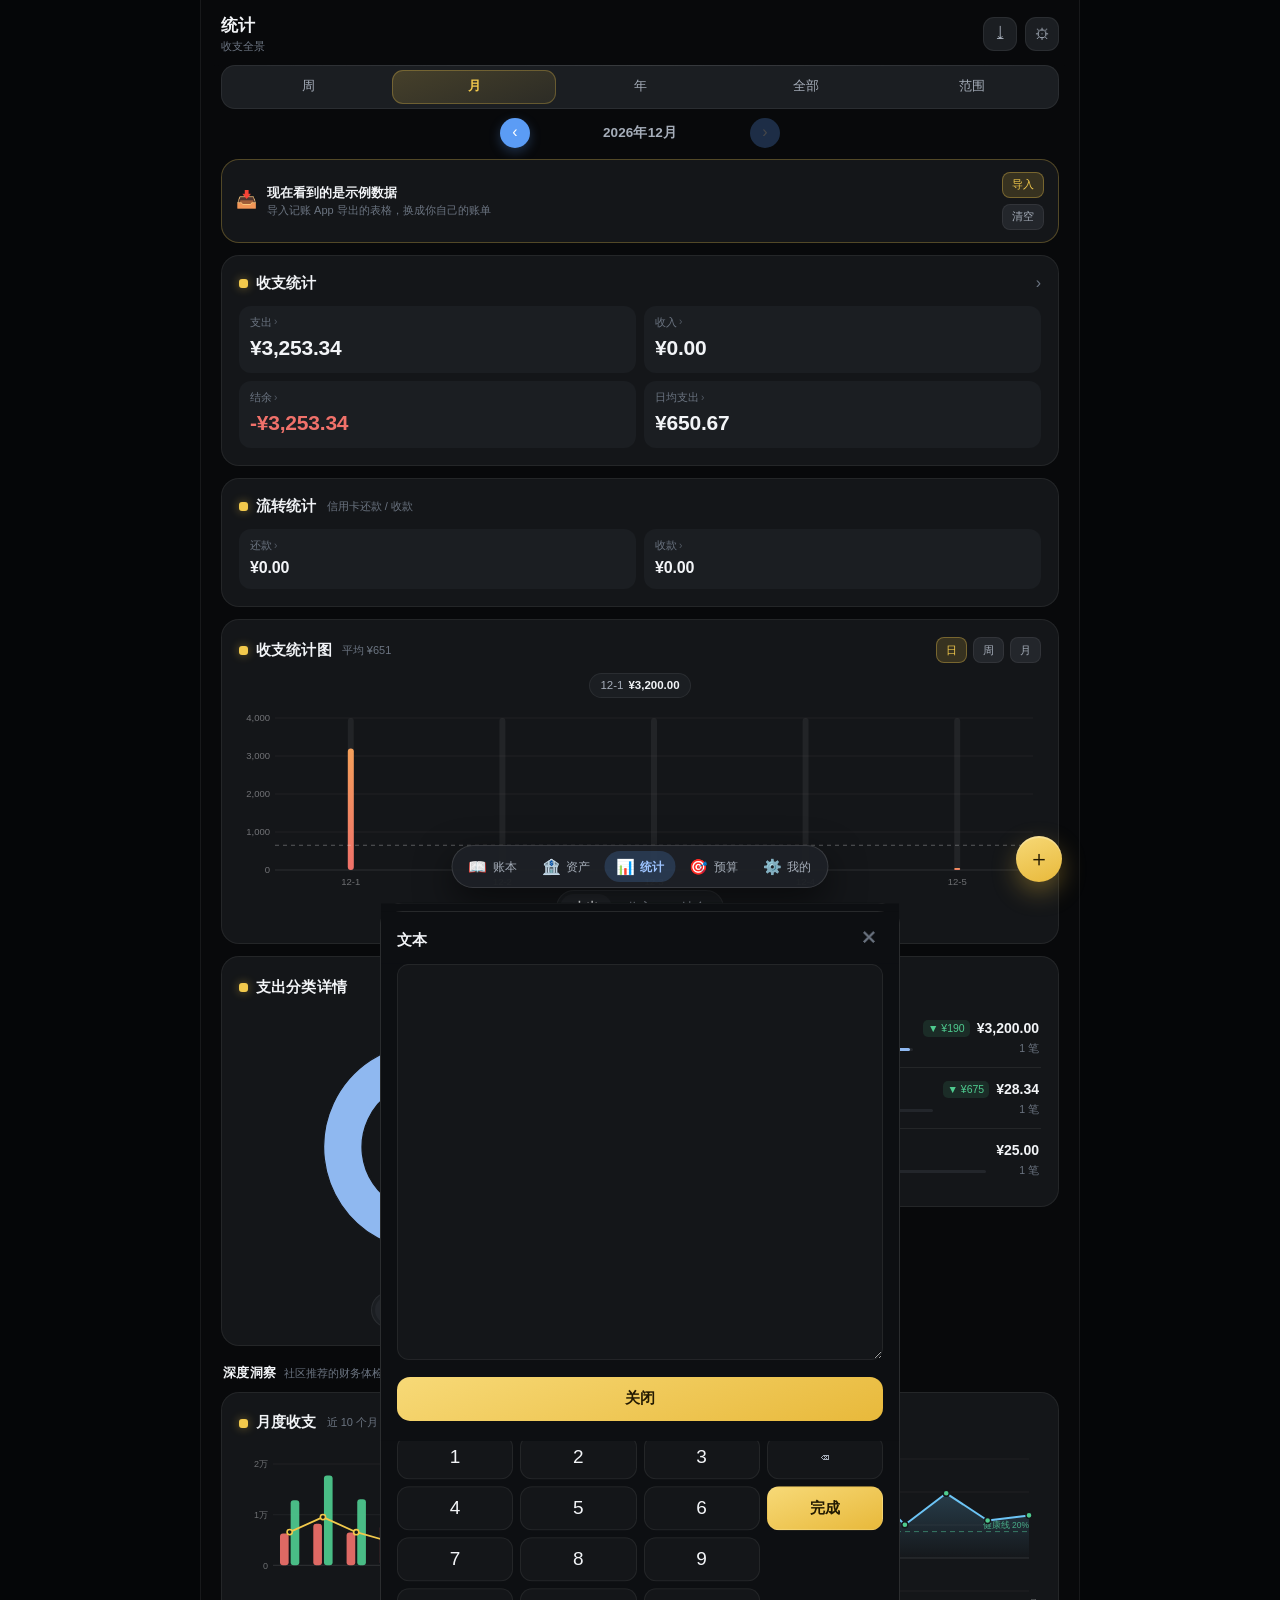
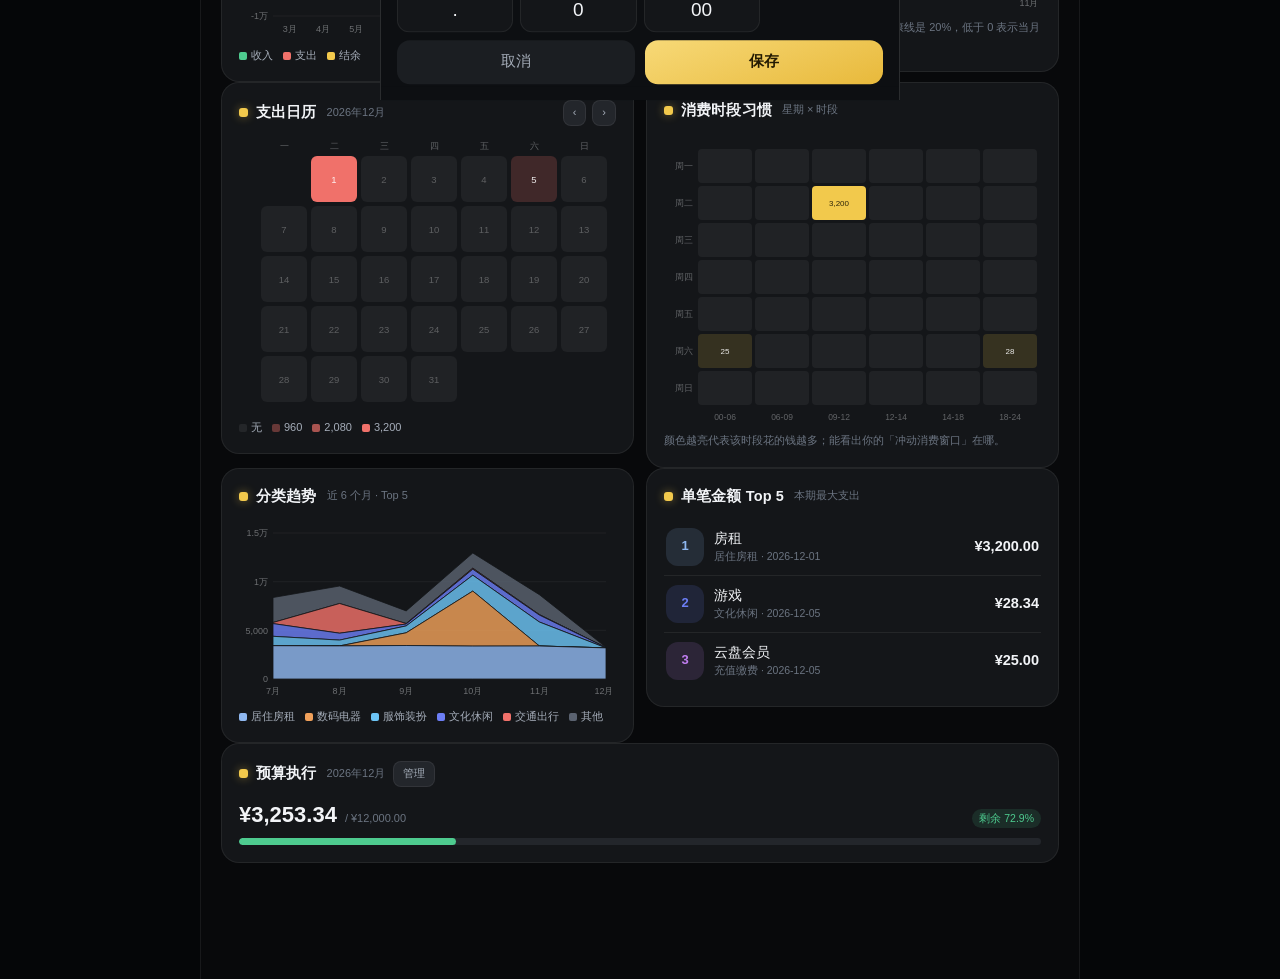
<file: index.html>
<!DOCTYPE html>
<html lang="zh-CN">
<head>
<meta charset="utf-8">
<meta name="viewport" content="width=device-width,initial-scale=1,viewport-fit=cover">
<meta name="color-scheme" content="dark light">
<meta name="apple-mobile-web-app-capable" content="yes">
<meta name="apple-mobile-web-app-title" content="史高治账本">
<meta name="theme-color" content="#08090b">
<meta name="description" content="史高治账本 —— 单文件离线记账应用，每一分钱都要算清楚。">
<title>史高治账本 · 记账与财务洞察</title>
<link rel="icon" href="data:image/svg+xml,%3Csvg%20xmlns%3D%22http%3A%2F%2Fwww.w3.org%2F2000%2Fsvg%22%20viewBox%3D%220%200%2064%2064%22%3E%3Cdefs%3E%3ClinearGradient%20id%3D%22g%22%20x1%3D%220%22%20y1%3D%220%22%20x2%3D%220%22%20y2%3D%221%22%3E%3Cstop%20offset%3D%220%22%20stop-color%3D%22%23fbe38b%22%2F%3E%3Cstop%20offset%3D%22.55%22%20stop-color%3D%22%23efc24a%22%2F%3E%3Cstop%20offset%3D%221%22%20stop-color%3D%22%23b8871d%22%2F%3E%3C%2FlinearGradient%3E%3C%2Fdefs%3E%3Ccircle%20cx%3D%2232%22%20cy%3D%2232%22%20r%3D%2231%22%20fill%3D%22url%28%23g%29%22%2F%3E%3Ccircle%20cx%3D%2232%22%20cy%3D%2232%22%20r%3D%2231%22%20fill%3D%22none%22%20stroke%3D%22%238a6410%22%20stroke-opacity%3D%22.45%22%20stroke-width%3D%222%22%2F%3E%3Ccircle%20cx%3D%2232%22%20cy%3D%2232%22%20r%3D%2223%22%20fill%3D%22none%22%20stroke%3D%22%238a6410%22%20stroke-opacity%3D%22.38%22%20stroke-width%3D%222%22%2F%3E%3Ctext%20x%3D%2232%22%20y%3D%2243%22%20font-family%3D%22Georgia%2Cserif%22%20font-size%3D%2228%22%20font-weight%3D%22700%22%20text-anchor%3D%22middle%22%20fill%3D%22%236b4a08%22%20fill-opacity%3D%22.8%22%3E%C2%A2%3C%2Ftext%3E%3C%2Fsvg%3E">
<style>
/* ============================================================
   史高治账本 — 设计令牌
   ============================================================ */
:root{
  --bg:#08090b;
  --bg-soft:#0d0f12;
  --card:#141619;
  --card2:#1b1e22;
  --card3:#23262b;
  --line:rgba(255,255,255,.065);
  --line2:rgba(255,255,255,.12);
  --ink:#f2f4f7;
  --ink2:#a5adb9;
  --ink3:#6b7481;
  --gold:#f2c94c;
  --gold2:#d4a72c;
  --up:#f0716a;          /* 支出 / 上升 */
  --down:#4ecb8f;        /* 收入 / 下降 */
  --blue:#5b9cf5;
  --violet:#8f7cf5;
  --r:18px;
  --r-sm:12px;
  --pad:15px;
  --shadow:0 16px 40px rgba(0,0,0,.45);
  --tabbg:rgba(30,33,38,.96);
  --tabon:rgba(91,156,245,.20);
  --tabon-ink:#9dc4ff;
  --tabshadow:0 14px 36px rgba(0,0,0,.55);
}

[data-theme="light"]{
  --bg:#f4f6fa;
  --bg-soft:#eef1f6;
  --card:#ffffff;
  --card2:#f5f7fb;
  --card3:#e9eef6;
  --line:rgba(16,28,46,.08);
  --line2:rgba(16,28,46,.14);
  --ink:#111a26;
  --ink2:#4d5866;
  --ink3:#8b95a3;
  --gold:#c9962a;
  --gold2:#a87a18;
  --up:#e0524a;
  --down:#18986a;
  --blue:#2f79e0;
  --violet:#6d5ae0;
  --shadow:0 14px 34px rgba(16,28,46,.10);
  --tabbg:rgba(255,255,255,.97);
  --tabon:rgba(47,121,224,.13);
  --tabon-ink:#1f63c4;
  --tabshadow:0 8px 22px rgba(16,28,46,.14), 0 1px 3px rgba(16,28,46,.08);
}

*{box-sizing:border-box;-webkit-tap-highlight-color:transparent}
html,body{margin:0;padding:0}
html{-webkit-text-size-adjust:100%}
body{
  background:var(--bg);
  color:var(--ink);
  font-family:-apple-system,BlinkMacSystemFont,"Segoe UI","PingFang SC","Hiragino Sans GB","Microsoft YaHei",sans-serif;
  font-size:14px;
  line-height:1.45;
  -webkit-font-smoothing:antialiased;
  overflow-x:hidden;
}
.num{font-variant-numeric:tabular-nums;font-feature-settings:"tnum" 1}
button{font:inherit;color:inherit;background:none;border:0;padding:0;cursor:pointer}
input,select,textarea{font:inherit;color:inherit}
a{color:inherit;text-decoration:none}
::selection{background:rgba(242,201,76,.28)}

/* ---------- 壳 ---------- */
.app{
  position:relative;
  width:100%;
  max-width:880px;
  margin:0 auto;
  min-height:100vh;
  padding-bottom:96px;
}
.pad{padding:0 var(--pad) 8px}
.screen{display:none}
.screen.on{display:block;animation:fadeUp .22s ease both}
@keyframes fadeUp{from{opacity:0;transform:translateY(6px)}to{opacity:1;transform:none}}

/* ---------- 顶栏 ---------- */
.hd{
  position:sticky;top:0;z-index:30;
  display:flex;align-items:center;gap:10px;
  padding:12px var(--pad) 10px;
  background:var(--bg);
}
.hd::after{
  content:"";position:absolute;left:0;right:0;bottom:-1px;height:1px;
  background:linear-gradient(90deg,transparent,var(--line),transparent);
}
.hd-t{font-size:17px;font-weight:650;letter-spacing:.01em;flex:1}
.hd-t small{display:block;font-size:11px;font-weight:400;color:var(--ink3);letter-spacing:0}
/* 标题旁的小金币（史高治） */
.mini-coin{
  display:inline-block;width:11px;height:11px;border-radius:50%;
  background:radial-gradient(circle at 33% 28%,#fbe38b,#e6bc46 58%,#a8791a);
  box-shadow:inset 0 0 0 1px rgba(120,88,10,.45), 0 2px 5px rgba(232,185,59,.28);
  vertical-align:-1px;margin-right:5px;
}
[data-theme="light"] .mini-coin{box-shadow:inset 0 0 0 1px rgba(120,88,10,.35)}
/* 大号金币徽标（我的页） */
.coin-badge{
  width:48px;height:48px;border-radius:16px;flex:none;
  display:flex;align-items:center;justify-content:center;
  background:linear-gradient(160deg,rgba(242,201,76,.20),rgba(242,201,76,.05));
  border:1px solid rgba(242,201,76,.22);
}
.coin-badge svg{display:block}
/* 金库光晕：账本首页主卡右上角一抹金 */
#ledgerHeroCard{
  background-image:radial-gradient(130px 130px at 100% 0%, rgba(242,201,76,.14), transparent 72%);
}
[data-theme="light"] #ledgerHeroCard{
  background-image:radial-gradient(130px 130px at 100% 0%, rgba(201,150,42,.11), transparent 72%);
}
/* 史高治语录 */
.quote{
  margin:2px 0 9px;padding-left:10px;
  border-left:2px solid var(--gold);
  font-size:13px;font-weight:600;letter-spacing:.02em;color:var(--gold);
}
.hd-r{display:flex;align-items:center;gap:8px;flex:none}

.ico{
  width:34px;height:34px;border-radius:11px;
  display:inline-flex;align-items:center;justify-content:center;
  background:var(--card2);border:1px solid var(--line);
  color:var(--ink2);font-size:15px;
}
.ico.sm{width:28px;height:28px;border-radius:9px;font-size:12px}
.ico:active{transform:scale(.95)}

.pill-btn{
  display:inline-flex;align-items:center;gap:5px;
  height:32px;padding:0 11px;border-radius:999px;
  background:var(--card2);border:1px solid var(--line);
  font-size:12.5px;color:var(--ink2);white-space:nowrap;
}
.pill-btn.on{background:rgba(242,201,76,.14);border-color:rgba(242,201,76,.35);color:var(--gold)}

/* ---------- 卡片 ---------- */
.card{
  background:var(--card);
  border:1px solid var(--line);
  border-radius:var(--r);
  padding:var(--pad);
  margin-bottom:12px;
  position:relative;
}
.card.tight{padding:var(--pad) 10px}
.card-hd{
  display:flex;align-items:center;gap:8px;
  margin-bottom:12px;
}
.card-hd .dot{
  width:9px;height:9px;border-radius:3px;background:var(--gold);flex:none;
  box-shadow:0 0 10px rgba(242,201,76,.45);
}
.card-hd b{font-size:14.5px;font-weight:600;letter-spacing:.01em}
.card-hd .card-sub{font-size:11px;color:var(--ink3);margin-left:2px;white-space:nowrap}
.card-hd .card-more{margin-left:auto;color:var(--ink3);font-size:16px;line-height:1}
.card-hd .sp{margin-left:auto}
.card-hd .hd-btns{display:flex;gap:6px;margin-left:auto;align-items:center}
/* 筛选 / 排序之间的一根细竖线 */
.hd-sep{width:1px;height:14px;background:var(--line2);flex:none;margin:0 1px}
.sort-btn{min-width:32px;justify-content:center;padding:0 7px;font-size:12px;letter-spacing:-.5px}

.mini-btn{
  height:26px;padding:0 9px;border-radius:8px;
  background:var(--card3);border:1px solid var(--line);
  font-size:11px;color:var(--ink2);white-space:nowrap;
  display:inline-flex;align-items:center;gap:3px;
}
.mini-btn.on{background:rgba(242,201,76,.16);border-color:rgba(242,201,76,.34);color:var(--gold)}

/* ---------- 统计小格 ---------- */
.stat-grid{display:grid;grid-template-columns:repeat(2,minmax(0,1fr));gap:8px}
.stat{
  background:var(--card2);border-radius:var(--r-sm);
  padding:9px 11px 10px;
  min-width:0;
}
.stat .lbl{
  display:flex;align-items:center;gap:2px;
  font-size:11px;color:var(--ink3);margin-bottom:2px;
}
.stat .lbl i{font-style:normal;font-size:10px;opacity:.7}
.stat .v{font-size:19px;font-weight:640;letter-spacing:-.01em;display:block;white-space:nowrap}
.stat .v.sm{font-size:16px}
.stat .v.up{color:var(--up)}
.stat .v.down{color:var(--down)}

/* ---------- 分段控件 ---------- */
.seg{
  display:inline-flex;align-items:center;gap:2px;
  padding:3px;border-radius:999px;
  background:var(--card2);border:1px solid var(--line);
  margin:0 auto;
}
.seg button{
  padding:0 13px;height:28px;border-radius:999px;
  font-size:12.5px;color:var(--ink2);white-space:nowrap;
  transition:background .16s,color .16s;
}
.seg button.on{background:var(--card3);color:var(--ink);font-weight:600}
.seg.center{display:flex;width:max-content;margin-left:auto;margin-right:auto}
.seg.wide{display:flex;width:100%}
.seg.wide button{flex:1;text-align:center;justify-content:center}

/* ---------- 统计页：时间范围选择 ---------- */
.range-bar{margin:0 0 11px}
#segRange{padding:4px;border-radius:14px}
#segRange button{height:34px;font-size:13px;border-radius:11px}
#segRange button.on{
  background:linear-gradient(160deg,rgba(242,201,76,.20),rgba(242,201,76,.08));
  color:var(--gold);box-shadow:inset 0 0 0 1px rgba(242,201,76,.28);
}
.range-nav{
  display:flex;align-items:center;justify-content:center;gap:16px;
  margin-top:9px;
}
.range-nav[hidden]{display:none}
.rnav{
  width:30px;height:30px;border-radius:50%;flex:none;
  display:flex;align-items:center;justify-content:center;
  background:var(--blue);color:#fff;font-size:16px;line-height:1;
  padding-bottom:2px;
  box-shadow:0 4px 12px rgba(91,156,245,.28);
  transition:opacity .16s,transform .12s;
}
.rnav:active{transform:scale(.92)}
.rnav:disabled{opacity:.25;box-shadow:none}
.range-nav b{
  font-size:13.5px;font-weight:600;color:var(--ink2);
  /* 固定宽度：周/月/年切换时两侧箭头不会来回跳，最长（跨年周）也能装下 */
  width:188px;text-align:center;letter-spacing:.01em;white-space:nowrap;
}

/* ---------- 图表容器 ---------- */
.chart-wrap{position:relative;width:100%;touch-action:pan-y}
#cDonut{max-width:440px;margin:0 auto}
#cCal{max-width:470px;margin:0 auto}
#cHeat{max-width:500px;margin:0 auto}
.chart-wrap svg{display:block;width:100%;overflow:visible}
.chart-wrap .probe{touch-action:pan-y}
.chart-empty{
  display:flex;flex-direction:column;align-items:center;justify-content:center;gap:4px;
  min-height:120px;color:var(--ink3);font-size:12px;text-align:center;
}
.chart-empty b{font-size:13px;color:var(--ink2);font-weight:500}

/* ---------- 气泡 ---------- */
.tip{
  position:absolute;z-index:20;pointer-events:none;
  background:rgba(32,36,42,.97);
  border:1px solid rgba(255,255,255,.1);
  border-radius:10px;padding:7px 10px;
  font-size:11.5px;color:#e8ecf2;line-height:1.5;
  box-shadow:0 10px 26px rgba(0,0,0,.5);
  opacity:0;transform:translateY(3px);
  transition:opacity .12s,transform .12s;
  max-width:min(280px,calc(100vw - 40px));
  white-space:nowrap;
}
[data-theme="light"] .tip{background:rgba(255,255,255,.99);border-color:rgba(16,28,46,.12);color:#111a26;box-shadow:0 10px 26px rgba(16,28,46,.16)}
.tip.on{opacity:1;transform:none}
.tip h4{margin:0 0 3px;font-size:11px;font-weight:600;color:var(--ink2);letter-spacing:.02em}
.tip .tr{display:flex;align-items:center;gap:10px;justify-content:space-between}
.tip .tr span{color:var(--ink3)}
.tip .tr b{font-weight:600}

/* ---------- 分类行 ---------- */
.cat-row{
  display:grid;grid-template-columns:38px minmax(0,1fr) auto;
  gap:10px;align-items:center;
  padding:11px 2px;
  border-bottom:1px solid var(--line);
  cursor:pointer;
}
.cat-row:last-child{border-bottom:0}
.cat-row:active{background:rgba(255,255,255,.02)}
.cat-ic{
  width:38px;height:38px;border-radius:50%;
  display:flex;align-items:center;justify-content:center;
  font-size:17px;flex:none;
  background:var(--card2);
}
.cat-mid{min-width:0}
.cat-nm{display:flex;align-items:baseline;gap:6px;min-width:0}
.cat-nm b{font-size:13.5px;font-weight:550;white-space:nowrap;overflow:hidden;text-overflow:ellipsis}
.cat-nm span{font-size:11px;color:var(--ink3);white-space:nowrap}
.cat-bar{height:3px;border-radius:2px;background:var(--card3);margin-top:6px;overflow:hidden}
.cat-bar i{display:block;height:100%;border-radius:2px}
.cat-right{text-align:right;flex:none}
.cat-l1{display:flex;align-items:center;gap:7px;justify-content:flex-end}
.cat-amt{font-size:14px;font-weight:600;white-space:nowrap}
.cat-l2{font-size:10.5px;color:var(--ink3);margin-top:2px;white-space:nowrap}
.delta{
  font-size:10.5px;padding:1px 5px;border-radius:5px;white-space:nowrap;
  font-variant-numeric:tabular-nums;
}
.delta.up{color:var(--up);background:rgba(240,113,106,.12)}
.delta.down{color:var(--down);background:rgba(78,203,143,.12)}
.delta.flat{color:var(--ink3);background:var(--card2)}

/* ---------- 交易列表 ---------- */
.day-grp{margin-bottom:4px}
.day-hd{
  display:flex;align-items:baseline;gap:8px;
  padding:12px 2px 7px;font-size:11.5px;color:var(--ink3);
}
.day-hd b{color:var(--ink2);font-size:12px;font-weight:600}
.day-hd .sum{margin-left:auto;font-variant-numeric:tabular-nums;color:var(--ink3)}
.tx{
  display:grid;grid-template-columns:38px minmax(0,1fr) auto;
  gap:10px;align-items:center;padding:9px 2px;
  border-bottom:1px solid var(--line);
  cursor:pointer;
}
.tx:last-child{border-bottom:0}
.tx-ic{
  width:38px;height:38px;border-radius:12px;
  display:flex;align-items:center;justify-content:center;
  font-size:17px;flex:none;
}
.tx-mid{min-width:0}
.tx-mid b{display:block;font-size:13.5px;font-weight:550;white-space:nowrap;overflow:hidden;text-overflow:ellipsis}
.tx-mid span{display:block;font-size:10.5px;color:var(--ink3);margin-top:1px;white-space:nowrap;overflow:hidden;text-overflow:ellipsis}
.tx-amt{text-align:right;white-space:nowrap;font-size:14.5px;font-weight:600;font-variant-numeric:tabular-nums}
.tx-amt.out{color:var(--ink)}
.tx-amt.in{color:var(--down)}
.tx-amt .tagm{display:block;font-size:10px;color:var(--ink3);font-weight:400;margin-top:1px}

.empty{
  text-align:center;color:var(--ink3);font-size:12.5px;
  padding:34px 10px;line-height:1.7;
}
.empty em{font-style:normal;color:var(--ink2)}

/* ---------- 标签 ---------- */
.tagline{display:flex;gap:6px;flex-wrap:wrap}
.tg{
  font-size:10.5px;padding:2px 7px;border-radius:6px;
  background:var(--card2);color:var(--ink2);border:1px solid var(--line);
}
.tg.gold{background:rgba(242,201,76,.12);border-color:rgba(242,201,76,.28);color:var(--gold)}
.tg.blue{background:rgba(91,156,245,.12);border-color:rgba(91,156,245,.28);color:var(--blue)}
.tg.green{background:rgba(78,203,143,.12);border-color:rgba(78,203,143,.28);color:var(--down)}
.tg.red{background:rgba(240,113,106,.12);border-color:rgba(240,113,106,.28);color:var(--up)}

/* ---------- 底部标签栏：图标左、文字右 ---------- */
.tabbar{
  position:fixed;left:50%;bottom:12px;transform:translateX(-50%);
  z-index:50;
  display:flex;align-items:center;gap:3px;
  max-width:calc(100vw - 14px);
  padding:5px;border-radius:999px;
  background:var(--tabbg);
  border:1px solid var(--line2);
  box-shadow:var(--tabshadow);
}
.tab{
  display:flex;flex-direction:row;align-items:center;justify-content:center;gap:5px;
  flex:0 0 auto;
  padding:8px clamp(7px,2.1vw,11px);border-radius:999px;
  color:var(--ink2);font-size:clamp(11px,3.05vw,12px);font-weight:500;
  line-height:1;letter-spacing:.2px;white-space:nowrap;
  transition:background .16s,color .16s;
}
.tab i{font-style:normal;font-size:15px;line-height:1}
.tab.on{background:var(--tabon);color:var(--tabon-ink);font-weight:700}
.tab.on i{filter:saturate(1.15) brightness(1.05)}

/* ---------- FAB ---------- */
.fab{
  position:fixed;right:12px;bottom:16px;
  width:46px;height:46px;border-radius:50%;
  display:flex;align-items:center;justify-content:center;
  background:linear-gradient(160deg,#f7d977,#e8b93b);
  color:#231a02;font-size:22px;font-weight:400;line-height:1;
  box-shadow:0 10px 24px rgba(232,185,59,.35),0 2px 0 rgba(255,255,255,.25) inset;
  z-index:45;
}
.fab:active{transform:scale(.94)}

/* 账本页：分类筛选条 */
.cat-filter{
  display:flex;align-items:center;gap:7px;
  margin:0 0 9px;padding:7px 10px;border-radius:10px;
  background:rgba(242,201,76,.10);border:1px solid rgba(242,201,76,.26);
  font-size:12px;color:var(--ink2);
}
.cat-filter[hidden]{display:none}
.cat-filter b{font-weight:650;color:var(--gold)}
.cat-filter .cnt{color:var(--ink3);font-size:11px;margin-left:auto}
.cat-filter .x{
  color:var(--ink3);font-size:14px;line-height:1;padding:2px 4px;margin-left:4px;
}
.cat-filter .x:active{color:var(--ink)}

/* ---------- 弹层 ---------- */
.backdrop{
  position:fixed;inset:0;z-index:60;
  background:rgba(0,0,0,.6);
  opacity:0;pointer-events:none;transition:opacity .2s;
}
.backdrop.on{opacity:1;pointer-events:auto}
[data-theme="light"] .backdrop{background:rgba(16,28,46,.35)}
.sheet{
  position:fixed;left:50%;bottom:0;transform:translate(-50%,102%);
  width:100%;max-width:min(100vw,520px);
  max-height:92vh;
  display:flex;flex-direction:column;
  overscroll-behavior:contain;
  z-index:70;
  background:var(--bg-soft);
  border-radius:22px 22px 0 0;
  border:1px solid var(--line2);border-bottom:0;
  transition:transform .26s cubic-bezier(.32,.72,0,1);
  padding-bottom:max(14px,env(safe-area-inset-bottom));
  /* 关闭态只靠 transform 移出视口，但 box-shadow 会向上溢出到屏幕底部，浅色主题下变成一条黑带 → 关闭时不要阴影 */
  box-shadow:none;
}
.sheet.on{transform:translate(-50%,0);box-shadow:0 -10px 50px rgba(0,0,0,.6)}
[data-theme="light"] .sheet.on{box-shadow:0 -8px 40px rgba(16,28,46,.16)}
.sheet-hd{
  position:sticky;top:0;z-index:2;
  display:flex;align-items:center;gap:10px;
  padding:14px 16px 10px;
  background:var(--bg-soft);
}
.sheet-hd b{font-size:15px;flex:1}
.sheet-hd .x{font-size:17px;color:var(--ink3);width:28px;height:28px;display:flex;align-items:center;justify-content:center}
.sheet-bd{padding:0 16px;flex:1 1 auto;min-height:0;overflow-y:auto;overscroll-behavior:contain}
/* 账单文本粘贴框 */
.ta-bill{
  width:100%;height:180px;border-radius:12px;padding:10px 11px;
  background:var(--card2);border:1px solid var(--line);color:var(--ink);
  font-size:11.5px;line-height:1.55;resize:vertical;
  font-family:ui-monospace,SFMono-Regular,Menlo,monospace;
}
.ta-bill:focus{outline:none;border-color:rgba(242,201,76,.4)}
/* 解析结果对账卡 */
.bill-sum{
  background:var(--card2);border-radius:var(--r-sm);padding:11px 12px;
  border:1px solid var(--line);
}
.bill-sum .row1{display:flex;align-items:baseline;gap:8px;margin-bottom:3px}
.bill-sum .row1 b{font-size:19px;font-weight:700;color:var(--gold)}
.bill-sum .row1 span{font-size:11px;color:var(--ink3)}
.bill-sum .line{font-size:12px;color:var(--ink2);margin-top:5px;line-height:1.7}
.bill-sum .ok{color:var(--down);font-weight:600}
.bill-sum .bad{color:var(--up);font-weight:600}
.bill-sum .kpis{display:flex;gap:12px;margin-top:8px;flex-wrap:wrap}
.bill-sum .kpis i{font-style:normal;font-size:11.5px;color:var(--ink3)}
.bill-sum .kpis i b{color:var(--ink2);font-weight:600;margin-left:2px}
.sheet-pad{flex:none;padding:8px 16px 0;border-top:1px solid var(--line);background:var(--bg-soft)}
.sheet-ft{padding:12px 16px 6px;display:flex;gap:10px}

.btn{
  height:44px;border-radius:13px;
  display:inline-flex;align-items:center;justify-content:center;gap:6px;
  font-size:14.5px;font-weight:600;
  background:var(--card3);color:var(--ink);
  flex:1;
}
.btn.gold{background:linear-gradient(160deg,#f7d977,#e8b93b);color:#231a02}
.btn.ghost{background:var(--card2);color:var(--ink2);font-weight:500}
.btn.danger{background:rgba(240,113,106,.14);color:var(--up)}
.btn:active{transform:scale(.985)}
/* 卡片里独立一行的按钮：撑满，别缩成文字宽度 */
.card > .btn{display:flex;width:100%}

.field{margin-bottom:12px}
.field .fl{font-size:11.5px;color:var(--ink3);margin-bottom:5px;display:flex;align-items:center;gap:5px}
.inp{
  width:100%;height:42px;border-radius:12px;
  background:var(--card);border:1px solid var(--line);
  padding:0 12px;font-size:14px;outline:0;
}
.inp:focus{border-color:rgba(242,201,76,.45)}
textarea.inp{height:auto;padding:10px 12px;resize:vertical;min-height:60px;line-height:1.5}
select.inp{appearance:none;background-image:none}

/* 金额键盘 */
.amount-box{
  text-align:center;padding:6px 0 12px;
}
.amount-box .lb{font-size:11px;color:var(--ink3);margin-bottom:4px}
.amount-box .amt{
  font-size:34px;font-weight:680;letter-spacing:-.02em;
  font-variant-numeric:tabular-nums;
  min-height:44px;
}
.amount-box .amt .cur{font-size:19px;color:var(--ink2);margin-right:2px;font-weight:500}
.amount-box .amt.blink::after{content:"|";color:var(--gold);animation:blink 1s steps(1) infinite;font-weight:300}
@keyframes blink{50%{opacity:0}}

.pad-keys{display:grid;grid-template-columns:repeat(4,1fr);gap:7px;margin-top:6px}
.pad-keys button{
  height:44px;border-radius:12px;background:var(--card);
  font-size:19px;font-weight:500;font-variant-numeric:tabular-nums;
  border:1px solid var(--line);
}
.pad-keys button:active{background:var(--card3)}
.pad-keys button.fn{font-size:14px;color:var(--ink2)}
.pad-keys button.ok{background:linear-gradient(160deg,#f7d977,#e8b93b);color:#231a02;font-size:15px;font-weight:700}
.pad-keys button.del{font-size:16px}

.cat-pick{
  display:grid;grid-template-columns:repeat(5,1fr);gap:6px;
  max-height:118px;overflow-y:auto;padding:2px 2px 10px;
  -webkit-mask-image:linear-gradient(#000 calc(100% - 12px),transparent);
  mask-image:linear-gradient(#000 calc(100% - 12px),transparent);
}
.acct-pick{
  display:flex;gap:6px;overflow-x:auto;overflow-y:hidden;
  max-height:none;padding:2px 2px 4px;
  scrollbar-width:none;
  -webkit-mask-image:linear-gradient(90deg,#000 92%,transparent);
  mask-image:linear-gradient(90deg,#000 92%,transparent);
}
.acct-pick::-webkit-scrollbar{display:none}
.acct-pick button{min-width:64px;flex:none}
@media(min-width:560px){.cat-pick{grid-template-columns:repeat(6,1fr)}}
.cat-pick button{
  display:flex;flex-direction:column;align-items:center;gap:3px;
  padding:7px 2px 6px;border-radius:11px;font-size:10px;color:var(--ink3);
  border:1px solid transparent;
}
.cat-pick button i{font-style:normal;font-size:19px;line-height:1}
.cat-pick button.on{background:var(--card3);border-color:var(--line2);color:var(--ink)}

/* 类型切换 */
.type-sw{display:flex;gap:6px;padding:3px;background:var(--card2);border-radius:12px;margin-bottom:12px}
.type-sw button{flex:1;height:34px;border-radius:9px;font-size:13px;color:var(--ink3)}
.type-sw button.on{background:var(--card3);color:var(--ink);font-weight:600}

/* ---------- 滑动行 / 空态 ---------- */
.sk{background:linear-gradient(90deg,var(--card2) 25%,var(--card3) 50%,var(--card2) 75%);background-size:200% 100%;animation:sk 1.2s infinite;border-radius:8px}
@keyframes sk{0%{background-position:200% 0}100%{background-position:-200% 0}}

/* ---------- 其他 ---------- */
.kv{display:flex;align-items:center;justify-content:space-between;padding:9px 2px;font-size:13px;border-bottom:1px solid var(--line)}
.kv:last-child{border-bottom:0}
.kv span{color:var(--ink2)}
.kv b{font-weight:600;font-variant-numeric:tabular-nums}
.hint{font-size:11px;color:var(--ink3);line-height:1.6}
.sec-title{display:flex;align-items:baseline;gap:8px;margin:18px 2px 9px}
.sec-title h3{margin:0;font-size:13px;font-weight:600;letter-spacing:.02em}
.sec-title span{font-size:11px;color:var(--ink3)}
.sec-title .r{margin-left:auto;font-size:11px;color:var(--ink3)}
.divider{height:1px;background:var(--line);margin:10px 0}
.badge{
  display:inline-flex;align-items:center;gap:3px;
  font-size:10.5px;padding:2px 7px;border-radius:999px;
  background:var(--card2);color:var(--ink2);
}
.badge.gold{background:rgba(242,201,76,.13);color:var(--gold)}
.badge.red{background:rgba(240,113,106,.13);color:var(--up)}
.badge.green{background:rgba(78,203,143,.13);color:var(--down)}

.toast{
  position:fixed;left:50%;top:70px;transform:translate(-50%,-8px);
  z-index:90;padding:9px 16px;border-radius:999px;
  background:rgba(38,42,48,.97);color:#eef2f7;font-size:12.5px;
  border:1px solid rgba(255,255,255,.12);
  opacity:0;pointer-events:none;transition:opacity .2s,transform .2s;
  max-width:80vw;text-align:center;
}
.toast.on{opacity:1;transform:translate(-50%,0)}

.grid2{display:grid;grid-template-columns:repeat(2,minmax(0,1fr));gap:12px;align-items:start}
.grid2 > .card{margin-bottom:0}

/* 进度 */
.prog{height:7px;border-radius:4px;background:var(--card3);overflow:hidden}
.prog i{display:block;height:100%;border-radius:4px;transition:width .4s ease}
.prog.thin{height:4px}

.legend{display:flex;flex-wrap:wrap;gap:10px;margin-top:10px}
.legend i{width:8px;height:8px;border-radius:2px;display:inline-block;margin-right:4px}
.legend span{font-size:11px;color:var(--ink2);display:inline-flex;align-items:center}

.chip-line{
  display:flex;justify-content:center;margin:-2px 0 6px;
}
.chip-line .chip{
  display:inline-flex;align-items:center;gap:5px;
  background:var(--card2);border:1px solid var(--line);
  padding:3px 10px;border-radius:999px;
  font-size:11.5px;color:var(--ink2);font-variant-numeric:tabular-nums;
  transition:opacity .15s;
}
.chip-line .chip b{color:var(--ink);font-weight:600}

/* 搜索 */
.searchbar{display:flex;gap:8px;align-items:center;margin-bottom:10px}
.searchbar[hidden]{display:none}
.searchbar .inp{height:38px;border-radius:11px;font-size:13px}

/* 滚动条 */
.sheet::-webkit-scrollbar,.cat-pick::-webkit-scrollbar{width:4px}
.sheet::-webkit-scrollbar-thumb,.cat-pick::-webkit-scrollbar-thumb{background:var(--line2);border-radius:2px}

/* 选项列表 */
.pick-item{
  width:100%;display:flex;align-items:center;gap:10px;
  min-height:46px;padding:11px 2px;border-bottom:1px solid var(--line);
  font-size:13.5px;text-align:left;color:var(--ink);
}
.pick-item em{font-style:normal;margin-left:auto;font-size:11.5px;color:var(--ink3);white-space:nowrap}
.pick-item:last-child{border-bottom:0}
.pick-item:active{background:rgba(255,255,255,.03)}

/* 拖拽导入提示 */
body.dragging::after{
  content:"松开即可导入账单";
  position:fixed;inset:12px;z-index:100;
  display:flex;align-items:center;justify-content:center;
  border:2px dashed var(--gold);border-radius:20px;
  background:rgba(0,0,0,.55);color:var(--gold);
  font-size:15px;font-weight:600;letter-spacing:.04em;
  pointer-events:none;
}

/* ============================================================
   响应式与输入方式适配 —— 全部放在末尾
   ============================================================ */
@media(min-width:920px){
  body{background:#050608}
  [data-theme="light"] body{background:#e9edf4}
  .app{background:var(--bg);border-left:1px solid var(--line);border-right:1px solid var(--line);min-height:100vh}
  .fab{right:calc(50% - 440px + 18px);bottom:18px}
  .pad{padding:0 20px 8px}
  .hd{padding:14px 20px 10px}
  :root{--pad:17px}
  .stat .v{font-size:21px}
}
@media(max-width:759px){
  .grid2{grid-template-columns:1fr}
  .grid2 > .card{margin-bottom:0}
  /* 导航改为横向后更宽：右侧让出 FAB 位置，两者同一行不重叠 */
  .tabbar{left:10px;right:64px;transform:none;max-width:none}
  .tab{flex:1 1 0;min-width:0;justify-content:center;padding:9px 4px;font-size:12.5px;gap:4px}
  .tab i{font-size:14.5px}
}
@media(max-width:420px){
  :root{--pad:13px;--r:16px}
  .stat .v{font-size:17.5px}
  .stat{padding:8px 10px 9px}
  .card-hd b{font-size:13.5px}
  .cat-pick{grid-template-columns:repeat(5,1fr)}
  .amount-box .amt{font-size:30px}
  .fab{right:10px;bottom:14px;width:44px;height:44px;font-size:21px}
}
@media(max-width:400px){
  .tab{padding:9px 3px;font-size:11.5px;gap:3px}
  .tab i{font-size:14px}
}
/* 窄屏放不下「导航 + FAB」同一行：FAB 上移，导航左右撑满 */
@media(max-width:380px){
  .tabbar{right:8px}
  .fab{right:10px;bottom:72px}
}
@media(max-width:340px){
  .stat-grid{grid-template-columns:1fr}
  .tabbar{left:6px;right:6px;gap:0;padding:4px}
  .tab{gap:3px;padding:8px 3px;font-size:11px}
  .tab i{font-size:13px}
  .fab{right:10px;bottom:72px}
}

@media(hover:hover) and (pointer:fine){
  .cat-row:hover{background:rgba(255,255,255,.025)}
  .tx:hover{background:rgba(255,255,255,.025)}
  .ico:hover{background:var(--card3)}
  .pill-btn:hover{border-color:var(--line2)}
  .seg button:not(.on):hover{color:var(--ink2)}
  .tab:not(.on):hover{color:var(--ink)}
  .mini-btn:hover{border-color:var(--line2)}
}

@media(prefers-reduced-motion:reduce){
  *{animation-duration:.001s!important;transition-duration:.001s!important}
}

</style>
</head>
<body>
<div class="app" id="app">

  <!-- ================= 账本 ================= -->
  <section class="screen" id="sc-ledger">
    <header class="hd">
      <div class="hd-t" id="ledgerTitle">账本<small><i class="mini-coin"></i>史高治账本</small></div>
      <div class="hd-r">
        <button class="ico" id="btnLedgerSearch" aria-label="搜索">🔍</button>
        <button class="ico" id="btnLedgerMonth" aria-label="切换月份">⋯</button>
      </div>
    </header>

    <div class="pad">
      <div class="card" id="ledgerHeroCard">
        <div class="card-hd">
          <i class="dot"></i><b id="heroMonth">本月</b>
          <span class="card-sub" id="heroDayLeft"></span>
          <button class="mini-btn" id="btnMonthPick">切换月</button>
        </div>
        <div id="ledgerHero"></div>
        <div class="chart-wrap" id="cLedgerSpark" style="margin-top:6px"><div class="tip"></div></div>
      </div>

      <div class="card" id="ledgerListCard">
        <div class="card-hd">
          <i class="dot"></i><b>明细</b>
          <span class="card-sub" id="ledgerCount"></span>
          <div class="hd-btns">
            <button class="mini-btn" data-ledger-filter="all">全部</button>
            <button class="mini-btn" data-ledger-filter="expense">支出</button>
            <button class="mini-btn" data-ledger-filter="income">收入</button>
            <span class="hd-sep"></span>
            <button class="mini-btn sort-btn" id="btnLedgerSort" title="按金额排序">⇅</button>
          </div>
        </div>
        <div class="searchbar" id="ledgerSearchWrap" hidden>
          <input class="inp" id="ledgerSearch" placeholder="搜索备注、分类、金额…">
          <button class="mini-btn" id="btnSearchClose">取消</button>
        </div>
        <div class="cat-filter" id="ledgerCatBar" hidden></div>
        <div id="txList"></div>
      </div>
    </div>
  </section>

  <!-- ================= 资产 ================= -->
  <section class="screen" id="sc-assets">
    <header class="hd">
      <div class="hd-t">资产<small>余额与构成</small></div>
      <div class="hd-r">
        <button class="ico" id="btnTransfer" aria-label="转账">⇄</button>
        <button class="ico" id="btnAddAcct" aria-label="添加账户">＋</button>
      </div>
    </header>
    <div class="pad">
      <div class="card" id="netCard"></div>
      <div class="card">
        <div class="card-hd"><i class="dot"></i><b>资产构成</b><span class="card-sub">按余额</span></div>
        <div class="chart-wrap" id="cCompose"></div>
        <div id="composeLegend" class="legend"></div>
      </div>
      <div class="card">
        <div class="card-hd"><i class="dot"></i><b>账户</b><span class="card-sub" id="acctSub"></span></div>
        <div id="acctList"></div>
      </div>
    </div>
  </section>

  <!-- ================= 统计 ================= -->
  <section class="screen on" id="sc-stats">
    <header class="hd">
      <div class="hd-t">统计<small>收支全景</small></div>
      <div class="hd-r">
        <button class="ico" id="btnStatExport" aria-label="导出 Excel 报告">⤓</button>
        <button class="ico" id="btnStatFilter" aria-label="筛选">⚙</button>
      </div>
    </header>
    <div class="pad">
      <div class="range-bar">
        <div class="seg wide" id="segRange">
          <button data-r="week">周</button>
          <button data-r="month" class="on">月</button>
          <button data-r="year">年</button>
          <button data-r="all">全部</button>
          <button data-r="custom">范围</button>
        </div>
        <div class="range-nav" id="rangeNav">
          <button class="rnav" id="navPrev" aria-label="上一周期">‹</button>
          <b id="rangeNavLabel">—</b>
          <button class="rnav" id="navNext" aria-label="下一周期">›</button>
        </div>
      </div>
      <div id="seedBanner"></div>

      <!-- 收支统计 -->
      <div class="card">
        <div class="card-hd"><i class="dot"></i><b>收支统计</b><span class="card-more">›</span></div>
        <div class="stat-grid">
          <div class="stat"><span class="lbl">支出 <i>›</i></span><b class="v" id="sOut">¥0.00</b></div>
          <div class="stat"><span class="lbl">收入 <i>›</i></span><b class="v" id="sIn">¥0.00</b></div>
          <div class="stat"><span class="lbl">结余 <i>›</i></span><b class="v" id="sNet">¥0.00</b></div>
          <div class="stat"><span class="lbl">日均支出 <i>›</i></span><b class="v" id="sAvg">¥0.00</b></div>
        </div>
      </div>

      <!-- 流转统计 -->
      <div class="card">
        <div class="card-hd"><i class="dot"></i><b>流转统计</b><span class="card-sub">信用卡还款 / 收款</span></div>
        <div class="stat-grid">
          <div class="stat"><span class="lbl">还款 <i>›</i></span><b class="v sm" id="sRepay">¥0.00</b></div>
          <div class="stat"><span class="lbl">收款 <i>›</i></span><b class="v sm" id="sRecv">¥0.00</b></div>
        </div>
      </div>

      <!-- 支出统计图 -->
      <div class="card">
        <div class="card-hd">
          <i class="dot"></i><b>收支统计图</b>
          <span class="card-sub" id="dailyAvg">平均 ¥0</span>
          <div class="hd-btns">
            <button class="mini-btn on" data-daily-gran="day">日</button>
            <button class="mini-btn" data-daily-gran="week">周</button>
            <button class="mini-btn" data-daily-gran="month">月</button>
          </div>
        </div>
        <div class="chip-line"><span class="chip" id="dailyChip">—</span></div>
        <div class="chart-wrap" id="cDaily"><div class="tip"></div></div>
        <div class="seg center" id="segDaily">
          <button class="on" data-k="expense">支出</button>
          <button data-k="income">收入</button>
          <button data-k="net">结余</button>
        </div>
      </div>

      <div class="grid2">
      <!-- 支出分类详情 -->
      <div class="card">
        <div class="card-hd">
          <i class="dot"></i><b id="donutTitle">支出分类详情</b>
          <div class="hd-btns">
            <button class="mini-btn" id="btnDonutDelta">显示环比金额</button>
            <button class="mini-btn on" id="btnDonutAll">全部分类</button>
          </div>
        </div>
        <div class="chart-wrap" id="cDonut"><div class="tip"></div></div>
        <div class="seg center" id="segCat" style="margin-top:10px">
          <button class="on" data-k="expense">支出</button>
          <button data-k="income">收入</button>
        </div>
      </div>

      <!-- 分类列表 -->
      <div class="card" id="catListCard">
        <div class="card-hd"><i class="dot"></i><b>分类排行</b><span class="card-sub" id="catListSub"></span></div>
        <div id="catList"></div>
      </div>

      </div>

      <!-- ======= 深度洞察 ======= -->
      <div class="sec-title">
        <h3>深度洞察</h3><span>社区推荐的财务体检项</span>
      </div>

      <div class="grid2">
      <!-- 月度收支 -->
      <div class="card">
        <div class="card-hd">
          <i class="dot"></i><b>月度收支</b><span class="card-sub" id="monthSub"></span>
          <div class="hd-btns"><button class="mini-btn on" id="btnMonthMode">金额</button></div>
        </div>
        <div class="chart-wrap" id="cMonthly"><div class="tip"></div></div>
        <div class="legend" id="monthLegend"></div>
      </div>

      <!-- 储蓄率 + 环比 -->
      <div class="card">
        <div class="card-hd"><i class="dot"></i><b>储蓄率走势</b><span class="card-sub" id="saveSub"></span></div>
        <div class="chart-wrap" id="cSave"><div class="tip"></div></div>
        <div class="hint" style="margin-top:8px">储蓄率 =（收入 − 支出）÷ 收入。社区常用的健康线是 20%，低于 0 表示当月透支。</div>
      </div>

      </div>

      <div class="grid2">
      <!-- 日历热力 -->
      <div class="card">
        <div class="card-hd"><i class="dot"></i><b>支出日历</b><span class="card-sub" id="calSub"></span>
          <div class="hd-btns">
            <button class="mini-btn" data-cal-step="-1">‹</button>
            <button class="mini-btn" data-cal-step="1">›</button>
          </div>
        </div>
        <div class="chart-wrap" id="cCal"><div class="tip"></div></div>
        <div class="legend" id="calLegend"></div>
      </div>

      <!-- 时段热力 -->
      <div class="card">
        <div class="card-hd"><i class="dot"></i><b>消费时段习惯</b><span class="card-sub">星期 × 时段</span></div>
        <div class="chart-wrap" id="cHeat"><div class="tip"></div></div>
        <div class="hint" style="margin-top:8px">颜色越亮代表该时段花的钱越多；能看出你的「冲动消费窗口」在哪。</div>
      </div>

      </div>

      <div class="grid2">
      <!-- 分类趋势堆叠 -->
      <div class="card">
        <div class="card-hd"><i class="dot"></i><b>分类趋势</b><span class="card-sub">近 6 个月 · Top 5</span></div>
        <div class="chart-wrap" id="cStackArea"><div class="tip"></div></div>
        <div class="legend" id="stackLegend"></div>
      </div>

      <!-- 单笔 Top -->
      <div class="card">
        <div class="card-hd"><i class="dot"></i><b>单笔金额 Top 5</b><span class="card-sub">本期最大支出</span></div>
        <div id="topList"></div>
      </div>

      </div>

      <!-- 预算执行 -->
      <div class="card">
        <div class="card-hd"><i class="dot"></i><b>预算执行</b><span class="card-sub" id="budgetSub"></span>
          <button class="mini-btn" data-go="budget">管理</button>
        </div>
        <div id="budgetMini"></div>
      </div>

    </div>
  </section>

  <!-- ================= 预算 ================= -->
  <section class="screen" id="sc-budget">
    <header class="hd">
      <div class="hd-t">预算<small id="budgetMonthLabel"></small></div>
      <div class="hd-r">
        <button class="ico" id="btnBudgetEdit" aria-label="编辑预算">✎</button>
      </div>
    </header>
    <div class="pad">
      <div class="card" id="budgetHero"></div>
      <div class="card">
        <div class="card-hd"><i class="dot"></i><b>分类预算</b><span class="card-sub" id="catBudgetSub"></span></div>
        <div id="catBudgets"></div>
      </div>
      <div class="card">
        <div class="card-hd"><i class="dot"></i><b>固定支出</b><span class="card-sub">周期账单</span>
          <button class="mini-btn" data-add="recurring">＋</button>
        </div>
        <div id="recurList"></div>
      </div>
    </div>
  </section>

  <!-- ================= 我的 ================= -->
  <section class="screen" id="sc-me">
    <header class="hd">
      <div class="hd-t">我的<small>设置与数据</small></div>
      <div class="hd-r"><button class="ico" id="btnTheme">◐</button></div>
    </header>
    <div class="pad">
<div class="card" id="meHero"></div>
      <div class="card">
        <div class="card-hd"><i class="dot"></i><b>导入账单</b><span class="card-sub">文件 / 粘贴</span></div>
        <div class="hint" style="margin-bottom:10px">
          支持从记账 App 导出的「收支账单」表格（日期 / 类型 / 金额 / 一级分类 / 账户 / 备注…），
          也支持本应用导出的 Excel 报告（自动挑「消费明细」表）和 JSON 备份（整份恢复）。
          直接把文件拖到页面上也可以。
        </div>
        <button class="btn gold" id="btnImportPick">选择文件导入</button>
        <button class="btn ghost" id="btnPasteBill" style="margin-top:8px">粘贴信用卡账单文本</button>
        <div class="hint" style="margin-top:8px;text-align:center">
          解析在本地完成，文件不会被上传<br>
          信用卡邮件账单可以在邮箱里全选复制正文，用上面的「粘贴」导入
        </div>
        <input type="file" id="fileImport" accept=".xlsx,.xls,.csv,.json,text/csv,application/json" hidden>
      </div>

      <div class="card">
        <div class="card-hd"><i class="dot"></i><b>数据</b><span class="card-sub">本地存储 · 不上传</span></div>
        <div class="kv"><span>交易条数</span><b id="dataCount">0</b></div>
        <div class="kv"><span>数据体积</span><b id="dataSize">0 KB</b></div>
        <div class="kv"><span>最早记录</span><b id="dataFrom">—</b></div>
        <div class="kv"><span>存储方式</span><b id="dataWhere">—</b></div>
        <button class="btn gold" id="btnExportXlsx" style="margin-top:12px">导出 Excel 报告（含图表）</button>
        <div class="hint" style="margin-top:7px;text-align:center">
          4 张图表 + 明细表 + 数据表，A4 一页装完，可直接发人或打印
        </div>
        <div style="display:flex;gap:8px;margin-top:12px;flex-wrap:wrap">
          <button class="btn ghost" style="flex:1;min-width:120px" id="btnExportJson">导出 JSON 备份</button>
          <button class="btn ghost" style="flex:1;min-width:120px" id="btnExportCsv">导出 CSV</button>
        </div>
        <div style="display:flex;gap:8px;margin-top:8px;flex-wrap:wrap">
          <button class="btn ghost" style="flex:1;min-width:120px" id="btnCopyJson">复制备份</button>
          <button class="btn ghost" style="flex:1;min-width:120px" id="btnReset">恢复示例数据</button>
        </div>
        <button class="btn danger" id="btnWipe" style="margin-top:8px">清空示例数据，从空白开始</button>
        <div class="hint" style="margin-top:7px;text-align:center">
          清空交易、预算与固定支出；分类、账户和主题设置会保留
        </div>
      </div>



      <div class="card">
        <div class="card-hd"><i class="dot"></i><b>分类管理</b><span class="card-sub" id="mgCatSub"></span>
          <button class="mini-btn" data-add="cat">＋ 新建</button>
        </div>
        <div class="seg wide" id="segMgrCat">
          <button class="on" data-k="expense">支出分类</button>
          <button data-k="income">收入分类</button>
        </div>
        <div id="catMgrList" style="margin-top:10px"></div>
      </div>

      <div class="card">
        <div class="card-hd"><i class="dot"></i><b>账户管理</b><span class="card-sub" id="mgAcctSub"></span>
          <button class="mini-btn" data-add="acct">＋ 新建</button>
        </div>
        <div id="acctMgrList"></div>
      </div>


      <div class="card">
        <div class="card-hd"><i class="dot"></i><b>关于</b></div>
        <div class="quote">每一分钱，都要算清楚。</div>
        <div class="hint">
          史高治账本 · 单文件离线记账应用。<br>
          名字借自唐老鸭的叔叔 —— 史高治·麦克达克，那只在金币堆里游泳、
          把每一分钱都记得清清楚楚的苏格兰鸭子。<br><br>
          数据只存在你这台设备的浏览器里，刷新不丢、断网可用。<br>
          清除浏览器数据会一并清掉账本，请定期「导出备份」。
        </div>
        <div class="divider"></div>
        <div class="kv"><span>版本</span><b id="appVer">—</b></div>
      </div>
    </div>
  </section>
</div>

<!-- ================= 底部标签栏 ================= -->
<nav class="tabbar" id="tabbar">
  <button class="tab" data-tab="ledger"><i>📖</i>账本</button>
  <button class="tab" data-tab="assets"><i>🏦</i>资产</button>
  <button class="tab on" data-tab="stats"><i>📊</i>统计</button>
  <button class="tab" data-tab="budget"><i>🎯</i>预算</button>
  <button class="tab" data-tab="me"><i>⚙️</i>我的</button>
</nav>

<button class="fab" id="fabAdd" aria-label="记一笔">＋</button>

<div class="backdrop" id="backdrop"></div>

<!-- ================= 记一笔 / 编辑 ================= -->
<div class="sheet" id="shTx" role="dialog" aria-modal="true" aria-label="记一笔">
  <div class="sheet-hd">
    <b id="txSheetTitle">记一笔</b>
    <button class="x" data-close>✕</button>
  </div>
  <div class="sheet-bd">
    <div class="type-sw" id="txTypeSw">
      <button class="on" data-type="expense">支出</button>
      <button data-type="income">收入</button>
      <button data-type="transfer">转账</button>
    </div>

    <div class="amount-box">
      <div class="lb" id="amountLb">金额</div>
      <div class="amt blink num" id="amountView"><span class="cur">¥</span>0.00</div>
    </div>

    <div class="field" id="catField">
      <div class="fl" id="catPickLb">分类</div>
      <div class="cat-pick" id="catPick"></div>
    </div>

    <div class="field">
      <div class="fl" id="acctLb">账户</div>
      <div class="cat-pick acct-pick" id="acctPick"></div>
    </div>

    <div class="field" id="toAcctField" hidden>
      <div class="fl">转入账户</div>
      <select class="inp" id="toAcctSel"></select>
    </div>

    <div class="field">
      <div class="fl">备注</div>
      <input class="inp" id="txNote" placeholder="例如：午饭 / 打车 / 房租" maxlength="60">
    </div>

    <div style="display:flex;gap:8px">
      <div class="field" style="flex:1">
        <div class="fl">日期</div>
        <input class="inp" type="date" id="txDate">
      </div>
      <div class="field" style="flex:1">
        <div class="fl">时间</div>
        <input class="inp" type="time" id="txTime">
      </div>
    </div>

    <div class="field">
      <div class="fl">标签</div>
      <input class="inp" id="txTags" placeholder="用逗号分隔，如：出差,聚餐" maxlength="60">
    </div>

  </div>

  <div class="sheet-pad">
    <div class="pad-keys" id="padKeys">
      <button data-k="1">1</button><button data-k="2">2</button><button data-k="3">3</button>
      <button class="fn del" data-k="del">⌫</button>
      <button data-k="4">4</button><button data-k="5">5</button><button data-k="6">6</button>
      <button class="ok" data-k="done" style="grid-row:span 3">完成</button>
      <button data-k="7">7</button><button data-k="8">8</button><button data-k="9">9</button>
      <button data-k=".">.</button><button data-k="0">0</button><button data-k="00">00</button>
    </div>
    <div class="sheet-ft" style="padding:8px 0 2px">
      <button class="btn ghost" id="btnTxCancel">取消</button>
      <button class="btn gold" id="btnSaveTx">保存</button>
    </div>
  </div>
</div>

<!-- ================= 统计筛选 ================= -->
<div class="sheet" id="shFilter" role="dialog" aria-modal="true" aria-label="筛选">
  <div class="sheet-hd"><b>统计筛选</b><button class="x" data-close>✕</button></div>
  <div class="sheet-bd">
    <div class="field">
      <div class="fl">时间范围</div>
      <div class="seg wide" id="fRange">
        <button data-r="week">本周</button>
        <button data-r="month">本月</button>
        <button data-r="year">本年</button>
        <button data-r="all">全部</button>
      </div>
    </div>
    <div class="field">
      <div class="fl">自定义区间（留空则用上面的选项）</div>
      <div style="display:flex;gap:8px;align-items:center">
        <input class="inp" type="date" id="fFrom">
        <span style="color:var(--ink3)">→</span>
        <input class="inp" type="date" id="fTo">
      </div>
    </div>
    <div class="field">
      <div class="fl">账户</div>
      <div class="tagline" id="fAccts"></div>
    </div>
    <div class="field">
      <div class="fl">分类（不选=全部）</div>
      <div class="tagline" id="fCats"></div>
    </div>
    <div class="field">
      <div class="fl">标签</div>
      <div class="tagline" id="fTags"></div>
    </div>
  </div>
  <div class="sheet-ft">
    <button class="btn ghost" id="btnFilterReset">重置</button>
    <button class="btn gold" id="btnFilterApply">应用</button>
  </div>
</div>

<!-- ================= 分类编辑 ================= -->
<div class="sheet" id="shCat" role="dialog" aria-modal="true" aria-label="分类">
  <div class="sheet-hd"><b id="catSheetTitle">新建分类</b><button class="x" data-close>✕</button></div>
  <div class="sheet-bd">
    <div class="field">
      <div class="fl">名称</div>
      <input class="inp" id="catName" maxlength="12" placeholder="最多 12 个字">
    </div>
    <div class="field">
      <div class="fl">类型</div>
      <div class="seg wide" id="catTypeSw">
        <button class="on" data-t="expense">支出</button>
        <button data-t="income">收入</button>
      </div>
    </div>
    <div class="field">
      <div class="fl">图标</div>
      <div class="tagline" id="catIcons"></div>
    </div>
    <div class="field">
      <div class="fl">颜色</div>
      <div class="tagline" id="catColors"></div>
    </div>
    <div class="field" id="catBudgetField">
      <div class="fl">每月预算（可选）</div>
      <input class="inp num" id="catBudget" type="number" min="0" step="10" placeholder="0">
    </div>
  </div>
  <div class="sheet-ft">
    <button class="btn danger" id="btnCatDel" hidden>删除</button>
    <button class="btn gold" id="btnCatSave">保存</button>
  </div>
</div>

<!-- ================= 账户编辑 ================= -->
<div class="sheet" id="shAcct" role="dialog" aria-modal="true" aria-label="账户">
  <div class="sheet-hd"><b id="acctSheetTitle">新建账户</b><button class="x" data-close>✕</button></div>
  <div class="sheet-bd">
    <div class="field"><div class="fl">名称</div><input class="inp" id="acctName" maxlength="14" placeholder="如 招商银行"></div>
    <div class="field"><div class="fl">备注</div><input class="inp" id="acctSubInput" maxlength="14" placeholder="如 储蓄卡 / 零钱"></div>
    <div class="field">
      <div class="fl">类型</div>
      <div class="seg wide" id="acctTypeSw">
        <button class="on" data-t="asset">资产</button>
        <button data-t="debt">负债</button>
      </div>
    </div>
    <div class="field"><div class="fl">期初余额</div><input class="inp num" id="acctOpening" type="number" step="0.01" placeholder="0.00"></div>
    <div class="field"><div class="fl">图标</div><div class="tagline" id="acctIcons"></div></div>
    <div class="field"><div class="fl">颜色</div><div class="tagline" id="acctColors"></div></div>
  </div>
  <div class="sheet-ft">
    <button class="btn danger" id="btnAcctDel" hidden>删除</button>
    <button class="btn gold" id="btnAcctSave">保存</button>
  </div>
</div>

<!-- ================= 预算编辑 ================= -->
<div class="sheet" id="shBudget" role="dialog" aria-modal="true" aria-label="预算">
  <div class="sheet-hd"><b id="budgetSheetTitle">设置预算</b><button class="x" data-close>✕</button></div>
  <div class="sheet-bd">
    <div class="field">
      <div class="fl">月度总预算</div>
      <input class="inp num" id="budTotal" type="number" min="0" step="100" placeholder="0">
    </div>
    <div class="hint" style="margin-bottom:10px">分类预算留空表示不单独限制，只受总预算约束。</div>
    <div id="budCatInputs"></div>
  </div>
  <div class="sheet-ft">
    <button class="btn ghost" data-close>取消</button>
    <button class="btn gold" id="btnBudgetSave">保存</button>
  </div>
</div>

<!-- ================= 固定支出编辑 ================= -->
<div class="sheet" id="shRecur" role="dialog" aria-modal="true" aria-label="固定支出">
  <div class="sheet-hd"><b>固定支出</b><button class="x" data-close>✕</button></div>
  <div class="sheet-bd">
    <div class="field"><div class="fl">名称</div><input class="inp" id="recurName" maxlength="14" placeholder="如 房租 / 会员订阅"></div>
    <div class="field"><div class="fl">金额</div><input class="inp num" id="recurAmt" type="number" step="0.01" placeholder="0.00"></div>
    <div class="field"><div class="fl">每月几号</div><input class="inp num" id="recurDay" type="number" min="1" max="28" placeholder="1"></div>
    <div class="field">
      <div class="fl">分类</div>
      <select class="inp" id="recurCat"></select>
    </div>
  </div>
  <div class="sheet-ft">
    <button class="btn danger" id="btnRecurDel">删除</button>
    <button class="btn gold" id="btnRecurSave">保存</button>
  </div>
</div>

<!-- ================= 导入账单 ================= -->
<div class="sheet" id="shPasteBill" role="dialog" aria-modal="true" aria-label="粘贴账单文本">
  <div class="sheet-hd"><b>粘贴信用卡账单</b><button class="x" data-close>✕</button></div>
  <div class="sheet-bd">
    <div class="hint" style="margin-bottom:9px">
      在邮箱里打开账单邮件 → <b>全选复制正文</b> → 粘到下面。只在本机解析，不会上传。
    </div>
    <textarea class="ta-bill" id="taBill" placeholder="2026/04/26-2026/05/25&#10;¥ 55,000.00&#10;¥ 9,282.94&#10;……&#10;还款&#10;0427&#10;掌上生活还款&#10;¥ -7,000.00&#10;6969"></textarea>
    <div id="billPreview" style="margin-top:11px"></div>
  </div>
  <div class="sheet-ft">
    <button class="btn ghost" data-close>取消</button>
    <button class="btn gold" id="btnBillParse">解析</button>
  </div>
</div>

<div class="sheet" id="shImport" role="dialog" aria-modal="true" aria-label="导入账单">
  <div class="sheet-hd"><b id="impTitle">导入账单</b><button class="x" data-close>✕</button></div>
  <div class="sheet-bd">
    <div id="impSummary" style="margin-bottom:12px"></div>
    <div id="impPreview" style="margin-bottom:12px"></div>

    <div class="field">
      <div class="fl">导入方式</div>
      <div class="seg wide" id="impMode" data-sel="append">
        <button data-m="append" class="on">追加到现有</button>
        <button data-m="replace">覆盖现有</button>
      </div>
    </div>

    <div class="field">
      <div class="fl">没有账户信息的记录，归到这个账户</div>
      <input class="inp" id="impDefaultAcct" value="导入账户" maxlength="14">
    </div>

    <label style="display:flex;align-items:center;gap:9px;font-size:12.5px;color:var(--ink2);margin-bottom:12px">
      <input type="checkbox" id="impDup" checked style="width:16px;height:16px;accent-color:var(--gold)">
      跳过重复记录（同日期、同金额、同备注）
    </label>

    <div class="hint" id="impNote"></div>
    <div class="hint" id="impAcctTip" style="margin-top:8px;color:var(--ink3)">
      提示：导入的账单不带账户余额，所以「资产」页的净值是按累计结余推算的。
      想让净值准确，去「账户管理」把各账户的期初余额填上。
    </div>
  </div>
  <div class="sheet-ft">
    <button class="btn ghost" data-close>取消</button>
    <button class="btn gold" id="btnImportConfirm">确认导入</button>
  </div>
</div>

<!-- ================= 通用选项 ================= -->
<div class="sheet" id="shPick" role="dialog" aria-modal="true" aria-label="选择">
  <div class="sheet-hd"><b id="pickTitle">选择</b><button class="x" data-close>✕</button></div>
  <div class="sheet-bd"><div id="pickBody"></div></div>
  <div class="sheet-ft"><button class="btn ghost" data-close>取消</button></div>
</div>

<!-- ================= 长文本 ================= -->
<div class="sheet" id="shText" role="dialog" aria-modal="true" aria-label="文本">
  <div class="sheet-hd"><b id="textTitle">文本</b><button class="x" data-close>✕</button></div>
  <div class="sheet-bd">
    <textarea class="inp" id="textArea" style="height:44vh;font-size:11px;font-family:ui-monospace,Menlo,Consolas,monospace"></textarea>
  </div>
  <div class="sheet-ft"><button class="btn gold" data-close>关闭</button></div>
</div>

<div class="toast" id="toast"></div>

<script>
/* ============================================================
   史高治账本 · 核心（工具 / 存储 / 数据 / 派生计算）
   ============================================================ */
(function () {
'use strict';

/* 版本号与日期由 build.py 在构建时改写，改版本请改 src/build.py 顶部的 VERSION */
var APP_VERSION = 'v1.3 · 2026-11-25';
var KEY = 'shiguang-ledger-v1';
var DAY = 86400000;

/* ---------------- 基础工具 ---------------- */
function $(s, r) { return (r || document).querySelector(s); }
function $$(s, r) { return Array.prototype.slice.call((r || document).querySelectorAll(s)); }
function esc(s) {
  return String(s == null ? '' : s).replace(/[&<>"']/g, function (c) {
    return { '&': '&amp;', '<': '&lt;', '>': '&gt;', '"': '&quot;', "'": '&#39;' }[c];
  });
}
function clamp(v, a, b) { return v < a ? a : v > b ? b : v; }
function sum(arr, f) { var t = 0; for (var i = 0; i < arr.length; i++) t += f ? f(arr[i]) : arr[i]; return t; }
function pad2(n) { return (n < 10 ? '0' : '') + n; }
function trimZero(s) { return s.indexOf('.') < 0 ? s : s.replace(/0+$/, '').replace(/\.$/, ''); }

function num(n, dec) {
  var v = Math.abs(+n || 0), s = v.toFixed(dec == null ? 2 : dec), p = s.split('.');
  p[0] = p[0].replace(/\B(?=(\d{3})+(?!\d))/g, ',');
  return (n < 0 ? '-' : '') + p.join('.');
}
function yuan(n, dec) { var v = +n || 0; return (v < 0 ? '-' : '') + '¥' + num(Math.abs(v), dec); }
function yuanS(n, dec) {
  var v = +n || 0;
  return (v > 0 ? '+' : v < 0 ? '-' : '') + '¥' + num(Math.abs(v), dec);
}
function shortYuan(n) {
  var a = Math.abs(+n || 0);
  if (a >= 100000000) return (n / 100000000).toFixed(1).replace(/\.0$/, '') + '亿';
  if (a >= 10000) return trimZero((n / 10000).toFixed(a >= 100000 ? 1 : 2)) + '万';
  return num(n, 0);
}
function axisYuan(v) {
  var a = Math.abs(v);
  if (a >= 10000) return trimZero((v / 10000).toFixed(a >= 100000 ? 1 : 2)) + '万';
  return num(v, 0);
}
function pct(n, dec) {
  if (n == null || !isFinite(n)) return '—';
  return (n * 100).toFixed(dec == null ? 2 : dec) + '%';
}

/* ---------------- 日期 ---------------- */
function iso(d) { return d.getFullYear() + '-' + pad2(d.getMonth() + 1) + '-' + pad2(d.getDate()); }
function todayISO() { return iso(new Date()); }
function parseISO(s) {
  var p = String(s).split('-');
  return new Date(+p[0], (+p[1] || 1) - 1, +p[2] || 1);
}
function addDaysISO(s, n) { var d = parseISO(s); d.setDate(d.getDate() + n); return iso(d); }
function addMonthsKey(key, n) {
  var p = key.split('-'), y = +p[0], m = +p[1] - 1 + n;
  y += Math.floor(m / 12); m = ((m % 12) + 12) % 12;
  return y + '-' + pad2(m + 1);
}
function monthKey(s) { return String(s).slice(0, 7); }
function firstOfMonth(key) { return key + '-01'; }
function lastOfMonth(key) {
  var p = key.split('-'), y = +p[0], m = +p[1];
  var d = new Date(y, m, 0);
  return y + '-' + pad2(m) + '-' + pad2(d.getDate());
}
var WD = ['周日', '周一', '周二', '周三', '周四', '周五', '周六'];
function wdName(s) { return WD[parseISO(s).getDay()]; }
function mdLabel(s) { var p = s.split('-'); return (+p[1]) + '-' + (+p[2]); }
function cnMonth(key) { var p = key.split('-'); return p[0] + '年' + (+p[1]) + '月'; }
function dateLabel(s) {
  var d = parseISO(s), t = todayISO();
  if (s === t) return '今天';
  if (s === addDaysISO(t, -1)) return '昨天';
  if (s === addDaysISO(t, 1)) return '明天';
  return (+s.slice(5, 7)) + '月' + (+s.slice(8, 10)) + '日 ' + WD[d.getDay()];
}

/* ---------------- 配色 ---------------- */
var PALETTE = ['#f0716a', '#f0a05a', '#f5c860', '#6cc4f5', '#6c7ef5',
  '#b06cf5', '#f06cb0', '#8fb8f0', '#7fd6b8', '#a0d060',
  '#f0d060', '#c0b8f0', '#f0856a', '#9fd0e8'];
var ICONS = ['🍜', '🚇', '🛍️', '🎬', '☕', '🏠', '💊', '📚', '👕', '🎁',
  '💻', '📱', '💇', '🏃', '💼', '🧾', '🎵', '🐱', '✈️', '💡',
  '💰', '💵', '🏆', '📈', '🧧', '✨', '🅿️', '⛽', '🍺', '🎮'];

/* ---------------- 默认分类 ---------------- */
function defaultCats() {
  return [
    { id: 'food', name: '餐饮美食', icon: '🍜', color: '#f5c860', type: 'expense' },
    { id: 'traffic', name: '交通出行', icon: '🚇', color: '#f0716a', type: 'expense' },
    { id: 'digital', name: '数码电器', icon: '💻', color: '#f0a05a', type: 'expense' },
    { id: 'home', name: '居住房租', icon: '🏠', color: '#8fb8f0', type: 'expense' },
    { id: 'daily', name: '日用百货', icon: '🛍️', color: '#b06cf5', type: 'expense' },
    { id: 'fun', name: '文化休闲', icon: '🎬', color: '#6c7ef5', type: 'expense' },
    { id: 'cloth', name: '服饰装扮', icon: '👕', color: '#6cc4f5', type: 'expense' },
    { id: 'phone', name: '充值缴费', icon: '📱', color: '#c07ef0', type: 'expense' },
    { id: 'beauty', name: '美容美发', icon: '💇', color: '#f06cb0', type: 'expense' },
    { id: 'biz', name: '商业服务', icon: '💼', color: '#f0856a', type: 'expense' },
    { id: 'sport', name: '运动户外', icon: '🏃', color: '#f0d060', type: 'expense' },
    { id: 'med', name: '医疗健康', icon: '💊', color: '#7fd6b8', type: 'expense' },
    { id: 'study', name: '学习进修', icon: '📚', color: '#a0d060', type: 'expense' },
    { id: 'gift', name: '人情往来', icon: '🎁', color: '#c0b8f0', type: 'expense' },
    { id: 'salary', name: '工资', icon: '💵', color: '#4ecb8f', type: 'income' },
    { id: 'bonus', name: '奖金', icon: '🏆', color: '#5fd0a0', type: 'income' },
    { id: 'invest', name: '理财收益', icon: '📈', color: '#7fd6b8', type: 'income' },
    { id: 'redpkt', name: '红包', icon: '🧧', color: '#f0716a', type: 'income' },
    { id: 'otherin', name: '其他收入', icon: '✨', color: '#a0a8b8', type: 'income' }
  ];
}

function defaultAccts() {
  return [
    { id: 'cmb', name: '招商银行', sub: '储蓄卡', type: 'asset', icon: '🏦', color: '#e2574c', opening: 78000 },
    { id: 'alipay', name: '支付宝', sub: '余额宝', type: 'asset', icon: '🅰️', color: '#1677ff', opening: 12400 },
    { id: 'wechat', name: '微信钱包', sub: '零钱', type: 'asset', icon: '💬', color: '#07c160', opening: 3200 },
    { id: 'fund', name: '基金账户', sub: '定投', type: 'asset', icon: '📈', color: '#6c7ef5', opening: 62000 },
    { id: 'cash', name: '现金', sub: '钱包', type: 'asset', icon: '💵', color: '#f5c860', opening: 800 },
    { id: 'credit', name: '信用卡', sub: '经典白金', type: 'debt', icon: '💳', color: '#8b8f96', opening: -4500 }
  ];
}

/* ---------------- 本地存储（沙箱下自动降级为内存） ---------------- */
var memoryStore = {};
var canPersist = (function () {
  try { window.localStorage.setItem('__t', '1'); window.localStorage.removeItem('__t'); return true; }
  catch (e) { return false; }
})();
var Store = {
  ok: canPersist,
  get: function () {
    try {
      var raw = canPersist ? window.localStorage.getItem(KEY) : memoryStore[KEY];
      return raw ? JSON.parse(raw) : null;
    } catch (e) { return null; }
  },
  set: function (obj) {
    var raw = JSON.stringify(obj);
    if (canPersist) { try { window.localStorage.setItem(KEY, raw); return true; } catch (e) { } }
    memoryStore[KEY] = raw; return false;
  },
  clear: function () {
    if (canPersist) { try { window.localStorage.removeItem(KEY); } catch (e) { } }
    delete memoryStore[KEY];
  }
};

/* ---------------- 状态 ---------------- */
var S = {
  cats: [], accts: [], txns: [], books: [], curBook: 'main',
  budgets: {}, recurring: [],
  theme: 'dark',
  range: 'month', f: { from: '', to: '', accts: [], cats: [], tags: [] },
  rangeOff: 0,
  segDaily: 'expense', gran: 'day', granUser: false,
  segCat: 'expense', donutDelta: false, donutAll: true,
  segNet: 'net',
  monthMode: 'amount',
  calKey: '',
  ledgerFilter: 'all',
  ledgerMonth: '',
  ledgerSearch: '',
  ledgerCat: '',
  ledgerSort: '',   /* '' 默认（按日期） | 'desc' 金额降序 | 'asc' 金额升序 */
  mgrType: 'expense', lastType: 'expense', isSeed: false,
  noSeed: false,
  tab: 'stats'
};

/* ---------------- 种子数据 ---------------- */
function mulberry32(a) {
  return function () {
    a |= 0; a = a + 0x6D2B79F5 | 0;
    var t = Math.imul(a ^ a >>> 15, 1 | a);
    t = t + Math.imul(t ^ t >>> 7, 61 | t) ^ t;
    return ((t ^ t >>> 14) >>> 0) / 4294967296;
  };
}

var NOTES = {
  food: ['午饭', '晚饭', '早餐', '外卖', '和同事吃饭', '奶茶', '便利店', '火锅', '咖啡', '食堂'],
  traffic: ['地铁', '公交', '打车', '共享单车', '高铁票', '加油', '停车费', '机票'],
  digital: ['耳机', '移动硬盘', '显示器', '键盘', '充电器', '平板保护壳'],
  home: ['房租', '水电费', '物业费', '宽带'],
  daily: ['超市', '纸巾', '洗衣液', '收纳盒', '洗发水', '水果'],
  fun: ['电影票', '演出', '展览', '剧本杀', 'KTV', '游戏'],
  cloth: ['T恤', '外套', '运动鞋', '袜子', '衬衫'],
  phone: ['话费充值', '视频会员', '音乐会员', '云盘会员'],
  beauty: ['剪头发', '护肤品', '面膜'],
  biz: ['快递费', '打印', '办公用品', '服务费'],
  sport: ['健身房', '跑鞋', '羽毛球', '游泳'],
  med: ['感冒药', '体检', '挂号', '维生素'],
  study: ['买书', '网课', '考试报名'],
  gift: ['生日礼物', '随礼', '探望']
};
var AMT = {
  food: [12, 88], traffic: [4, 46], digital: [199, 5200], home: [180, 3600],
  daily: [15, 220], fun: [28, 320], cloth: [89, 699], phone: [15, 128],
  beauty: [38, 268], biz: [10, 160], sport: [25, 400], med: [22, 460],
  study: [39, 620], gift: [100, 800]
};

function seedData() {
  var rnd = mulberry32(20261026);
  var cats = defaultCats(), accts = defaultAccts();
  var txns = [];
  var id = 1;
  var FROM = '2026-03-01', TO = todayISO();

  var creditBal = -4500;
  function add(o) {
    o.id = 't' + (id++);
    if (o.type === 'expense' && o.acct === 'credit') creditBal -= o.amount;
    if (o.type === 'transfer' && o.toAcct === 'credit') creditBal += o.amount;
    if (!o.time) o.time = pad2(7 + Math.floor(rnd() * 16)) + ':' + pad2(Math.floor(rnd() * 60));
    if (!o.note) o.note = '';
    if (!o.tags) o.tags = [];
    txns.push(o);
  }
  function pick(arr) { return arr[Math.floor(rnd() * arr.length)]; }
  function amt(cat) {
    var r = AMT[cat] || [10, 200];
    var v = r[0] + Math.pow(rnd(), 1.6) * (r[1] - r[0]);
    return Math.round(v * 100) / 100;
  }

  /* 日常消费权重 */
  var W = [['food', 40], ['traffic', 22], ['daily', 8], ['fun', 6], ['cloth', 4],
    ['phone', 4], ['beauty', 3], ['sport', 3], ['biz', 2], ['digital', 2],
    ['med', 2], ['study', 1], ['gift', 1]];
  var WSUM = sum(W, function (x) { return x[1]; });
  function pickCat() {
    var r = rnd() * WSUM;
    for (var i = 0; i < W.length; i++) { r -= W[i][1]; if (r <= 0) return W[i][0]; }
    return 'food';
  }
  var ACC_POOL = ['alipay', 'wechat', 'alipay', 'wechat', 'cmb', 'credit', 'cash'];

  var d = FROM;
  while (d <= TO) {
    var dd = parseISO(d), dow = dd.getDay();
    var dayIdx = dd.getDate();
    var mk = monthKey(d);

    /* 房租 */
    if (dayIdx === 1) {
      add({ type: 'expense', cat: 'home', acct: 'cmb', amount: 3200, date: d, time: '09:12', note: '房租' });
    }
    /* 水电物业 */
    if (dayIdx === 6) {
      add({ type: 'expense', cat: 'home', acct: 'alipay', amount: 160 + Math.round(rnd() * 90), date: d, time: '20:30', note: '水电费' });
    }
    /* 工资 */
    if (dayIdx === 10) {
      add({ type: 'income', cat: 'salary', acct: 'cmb', amount: 12500, date: d, time: '10:05', note: mk + ' 工资' });
    }
    /* 季度奖金 */
    if (dayIdx === 15 && (mk === '2026-04' || mk === '2026-07' || mk === '2026-10')) {
      add({ type: 'income', cat: 'bonus', acct: 'cmb', amount: 4800 + Math.round(rnd() * 2200), date: d, time: '10:20', note: '季度奖金' });
    }
    /* 理财收益 */
    if (dayIdx === 21) {
      add({ type: 'income', cat: 'invest', acct: 'fund', amount: 120 + Math.round(rnd() * 480), date: d, time: '15:40', note: '基金分红' });
    }
    /* 信用卡还款 */
    if (dayIdx === 8 && creditBal < -60) {
      /* 按当前欠款还掉 9 成，留一点当本月新增消费 */
      add({ type: 'transfer', acct: 'cmb', toAcct: 'credit', amount: Math.round(-creditBal * 0.9), date: d, time: '08:30', note: '信用卡还款' });
    }
    /* 会员订阅 */
    if (dayIdx === 5) {
      add({ type: 'expense', cat: 'phone', acct: 'wechat', amount: 25, date: d, time: '00:10', note: '云盘会员' });
    }
    /* 零钱补给：让电子钱包与现金保持正余额（否则演示数据会出现负的「资产」） */
    if (dayIdx === 9) add({ type: 'transfer', acct: 'cmb', toAcct: 'alipay', amount: 3000, date: d, time: '09:05', note: '转入余额宝' });
    if (dayIdx === 20) add({ type: 'transfer', acct: 'cmb', toAcct: 'wechat', amount: 900, date: d, time: '09:10', note: '零钱补充' });
    if (dayIdx === 25) add({ type: 'transfer', acct: 'cmb', toAcct: 'cash', amount: 400, date: d, time: '09:15', note: '取现' });

    /* 日常笔数 */
    var n = dow === 0 || dow === 6 ? 1 + Math.floor(rnd() * 3) : Math.floor(rnd() * 3);
    for (var k = 0; k < n; k++) {
      var c = pickCat();
      if ((dow === 0 || dow === 6) && rnd() < .45) c = pick(['food', 'fun', 'cloth', 'daily']);
      add({
        type: 'expense', cat: c, acct: pick(ACC_POOL),
        amount: amt(c), date: d,
        note: pick(NOTES[c] || ['其他'])
      });
    }

    /* 偶发大额 */
    if (d === '2026-10-05') {
      add({ type: 'expense', cat: 'digital', acct: 'credit', amount: 4999, date: d, time: '21:08', note: '笔记本电脑' });
    }
    if (d === '2026-09-12') {
      add({ type: 'expense', cat: 'digital', acct: 'credit', amount: 1299, date: d, time: '19:45', note: '蓝牙耳机' });
    }
    if (d === '2026-08-03') {
      add({ type: 'expense', cat: 'travel_x', acct: 'credit', amount: 2860, date: d, time: '12:30', note: '出差机票', tags: ['出差', '垫付'] });
    }
    if (d === '2026-07-18') {
      add({ type: 'expense', cat: 'biz', acct: 'cmb', amount: 680, date: d, time: '16:20', note: '客户接待', tags: ['垫付'] });
    }
    if (d === '2026-10-14') {
      add({ type: 'expense', cat: 'biz', acct: 'cmb', amount: 380, date: d, time: '11:05', note: '打车+餐费（项目组）', tags: ['项目A', '垫付'] });
    }
    if (d === '2026-09-25') {
      add({ type: 'income', cat: 'otherin', acct: 'alipay', amount: 800, date: d, time: '18:00', note: '朋友还钱', tags: ['收款'] });
    }

    d = addDaysISO(d, 1);
  }

  /* 出差类支出归到交通 */
  txns.forEach(function (t) { if (t.cat === 'travel_x') t.cat = 'traffic'; });

  txns.sort(function (a, b) {
    if (a.date !== b.date) return a.date < b.date ? -1 : 1;
    return a.time < b.time ? -1 : 1;
  });

  var nowKey = monthKey(todayISO());
  var budgets = {};
  budgets[nowKey] = {
    total: 12000,
    cats: { food: 2600, traffic: 1200, digital: 1500, home: 3600, daily: 800, fun: 700, cloth: 600 }
  };
  var prevKey = addMonthsKey(nowKey, -1);
  budgets[prevKey] = { total: 12000, cats: { food: 2400, traffic: 1000, home: 3600, digital: 800 } };

  var recurring = [
    { id: 'r1', name: '房租', amount: 3200, day: 1, cat: 'home', on: true },
    { id: 'r2', name: '云盘会员', amount: 25, day: 5, cat: 'phone', on: true },
    { id: 'r3', name: '健身房', amount: 299, day: 12, cat: 'sport', on: true },
    { id: 'r4', name: '话费', amount: 59, day: 20, cat: 'phone', on: true }
  ];

  return {
    cats: cats, accts: accts, txns: txns,
    budgets: budgets, recurring: recurring,
    books: [{ id: 'main', name: '日常账本', icon: '📖' }], curBook: 'main',
    theme: 'dark'
  };
}

/* ---------------- 载入 ---------------- */
function loadState() {
  var d = Store.get();
  if (!d) { d = seedData(); S.isSeed = true; Store.set(d); }
  else if ((!d.txns || !d.txns.length) && !d.noSeed) { d = seedData(); S.isSeed = true; Store.set(d); }
  else S.isSeed = !!d.isSeed;
  S.noSeed = !!d.noSeed;
  S.cats = d.cats || defaultCats();
  S.accts = d.accts || defaultAccts();
  S.txns = d.txns || [];
  S.budgets = d.budgets || {};
  S.recurring = d.recurring || [];
  S.books = d.books || [{ id: 'main', name: '日常账本', icon: '📖' }];
  S.curBook = d.curBook || 'main';
  S.theme = d.theme || 'dark';
  S.ledgerMonth = S.ledgerMonth || monthKey(latestDate() || todayISO());
  S.calKey = monthKey(latestDate() || todayISO());
}

function persist() {
  return Store.set({
    cats: S.cats, accts: S.accts, txns: S.txns,
    budgets: S.budgets, recurring: S.recurring,
    books: S.books, curBook: S.curBook, theme: S.theme,
    isSeed: S.isSeed, noSeed: S.noSeed
  });
}

/* ---------------- 查询 ---------------- */
function catById(id) {
  for (var i = 0; i < S.cats.length; i++) if (S.cats[i].id === id) return S.cats[i];
  return { id: id, name: id || '未分类', icon: '❓', color: '#7a828e', type: 'expense' };
}
function acctById(id) {
  for (var i = 0; i < S.accts.length; i++) if (S.accts[i].id === id) return S.accts[i];
  return { id: id, name: id || '未知', icon: '❓', color: '#7a828e', type: 'asset', opening: 0 };
}
function latestDate() {
  var m = '';
  for (var i = 0; i < S.txns.length; i++) if (S.txns[i].date > m) m = S.txns[i].date;
  return m;
}
function earliestDate() {
  var m = '';
  for (var i = 0; i < S.txns.length; i++) if (!m || S.txns[i].date < m) m = S.txns[i].date;
  return m;
}
function anchorKey() { return monthKey(latestDate() || todayISO()); }
/* 周期锚点日：拿最新一条记录的日期，没有记录就用今天 */
function anchorDate() { return latestDate() || todayISO(); }

/* ---------------- 区间 ----------------
   range: week | month | last3 | year | all
   rangeOff: 0 = 当前周期，-1 = 上一个周期（周/月/年可翻页） */
function resolveRange() {
  if (S.f.from && S.f.to) {
    return { from: S.f.from, to: S.f.to, label: S.f.from + ' → ' + S.f.to, short: '自定义' };
  }
  var off = S.rangeOff || 0;
  var a = anchorDate();

  if (S.range === 'week') {
    var d = parseISO(a);
    var dow = (d.getDay() + 6) % 7;                    /* 把周日=0 转成周一=0 */
    var s = addDaysISO(a, -dow + off * 7);
    var e = addDaysISO(s, 6);
    var mdS = s.slice(5).replace('-', '.'), mdE = e.slice(5).replace('-', '.');
    var yS = s.slice(0, 4), yE = e.slice(0, 4);
    return {
      from: s, to: e,
      /* 同年：2026年 10.26 - 11.01；跨年：2025年 12.29 - 2026年 01.04 */
      label: yS + '年 ' + mdS + ' - ' + (yS === yE ? mdE : yE + '年 ' + mdE),
      short: off === 0 ? '本周' : '周'
    };
  }
  if (S.range === 'month') {
    var k = addMonthsKey(monthKey(a), off);
    return { from: firstOfMonth(k), to: lastOfMonth(k), label: cnMonth(k), short: off === 0 ? '本月' : '月' };
  }
  if (S.range === 'last3') {
    var k1 = addMonthsKey(monthKey(a), off);
    var k0 = addMonthsKey(k1, -2);
    return { from: firstOfMonth(k0), to: lastOfMonth(k1), label: cnMonth(k0) + ' → ' + cnMonth(k1), short: '近 3 月' };
  }
  if (S.range === 'year') {
    var y = String(+monthKey(a).slice(0, 4) + off);
    return { from: y + '-01-01', to: y + '-12-31', label: y + ' 年', short: off === 0 ? '本年' : '年' };
  }
  var e2 = earliestDate() || firstOfMonth(monthKey(a));
  return { from: e2, to: lastOfMonth(monthKey(a)), label: '全部（' + e2 + ' 起）', short: '全部' };
}

function matchFilter(t) {
  if (S.f.accts.length && S.f.accts.indexOf(t.acct) < 0 && S.f.accts.indexOf(t.toAcct) < 0) return false;
  if (S.f.cats.length && S.f.cats.indexOf(t.cat) < 0) return false;
  if (S.f.tags.length) {
    var hit = false;
    for (var i = 0; i < S.f.tags.length; i++) if ((t.tags || []).indexOf(S.f.tags[i]) >= 0) { hit = true; break; }
    if (!hit) return false;
  }
  return true;
}

function rangeTxns(rg) {
  var out = [];
  for (var i = 0; i < S.txns.length; i++) {
    var t = S.txns[i];
    if (t.date < rg.from || t.date > rg.to) continue;
    if (!matchFilter(t)) continue;
    out.push(t);
  }
  return out;
}

/* ---------------- 汇总 ---------------- */
function summarize(list) {
  var o = { out: 0, inc: 0, net: 0, n: 0, outN: 0, incN: 0, repay: 0, recv: 0 };
  for (var i = 0; i < list.length; i++) {
    var t = list[i];
    o.n++;
    if (t.type === 'expense') { o.out += t.amount; o.outN++; }
    else if (t.type === 'income') {
      o.inc += t.amount; o.incN++;
      if ((t.tags || []).indexOf('收款') >= 0) o.recv += t.amount;
    } else if (t.type === 'transfer') {
      if (acctById(t.toAcct).type === 'debt') o.repay += t.amount;
    }
  }
  o.net = o.inc - o.out;
  return o;
}

/* 有效结束日：区间终点在未来时，截到今天（避免图表右侧拖一条空尾巴） */
function effEnd(rg) {
  var t = todayISO();
  if (rg.to <= t) return rg.to;
  return rg.from > t ? rg.to : t;
}

function daysBetween(a, b) {
  return Math.round((parseISO(b) - parseISO(a)) / DAY) + 1;
}

/* ---------------- 每日序列 ---------------- */
function dailySeries(rg, kind) {
  var map = {};
  rangeTxns(rg).forEach(function (t) {
    if (t.type === 'transfer') return;
    var k = t.date, m = map[k] || (map[k] = { e: 0, i: 0 });
    if (t.type === 'expense') m.e += t.amount; else m.i += t.amount;
  });
  var out = [], d = rg.from, guard = 0;
  while (d <= rg.to && guard++ < 800) {
    var m = map[d] || { e: 0, i: 0 };
    var v = kind === 'income' ? m.i : kind === 'net' ? (m.i - m.e) : m.e;
    out.push({ date: d, v: v, e: m.e, i: m.i });
    d = addDaysISO(d, 1);
  }
  return out;
}

/* 按周/月聚合（日图切换粒度用） */
function bucketSeries(rg, kind, gran) {
  var daily = dailySeries(rg, kind);
  if (gran === 'day') return daily.map(function (x) {
    return { date: x.date, v: x.v, label: mdLabel(x.date), key: x.date, n: 1 };
  });
  var map = {}, order = [];
  daily.forEach(function (x) {
    var k;
    if (gran === 'week') {
      var d = parseISO(x.date);
      var off = (d.getDay() + 6) % 7;
      var monday = iso(new Date(d.getFullYear(), d.getMonth(), d.getDate() - off));
      k = monday;
    } else k = monthKey(x.date);
    if (!map[k]) { map[k] = { v: 0, n: 0, key: k }; order.push(k); }
    map[k].v += x.v; map[k].n++;
  });
  return order.map(function (k) {
    var label = gran === 'week' ? mdLabel(k) : (+k.split('-')[1]) + '月';
    return { date: k, v: map[k].v, label: label, key: k, n: map[k].n };
  });
}

/* ---------------- 分类聚合 ---------------- */
function catAggregate(list, type) {
  var map = {}, total = 0;
  list.forEach(function (t) {
    if (t.type !== type) return;
    if (!map[t.cat]) map[t.cat] = { id: t.cat, amount: 0, count: 0 };
    map[t.cat].amount += t.amount;
    map[t.cat].count++;
    total += t.amount;
  });
  var arr = Object.keys(map).map(function (k) {
    var c = catById(k);
    return { id: k, name: c.name, icon: c.icon, color: c.color, amount: map[k].amount, count: map[k].count, pct: total ? map[k].amount / total : 0 };
  });
  arr.sort(function (a, b) { return b.amount - a.amount; });
  return { items: arr, total: total };
}

/* 环比：与上一个等长区间比 */
function prevRange(rg) {
  var n = daysBetween(rg.from, rg.to);
  var to = addDaysISO(rg.from, -1);
  return { from: addDaysISO(to, -(n - 1)), to: to };
}
function catDelta(rg, type) {
  var cur = catAggregate(rangeTxns(rg), type).items;
  var pr = prevRange(rg);
  var prev = catAggregate(rangeTxns(pr), type).items;
  var pm = {};
  prev.forEach(function (x) { pm[x.id] = x.amount; });
  cur.forEach(function (x) { x.prev = pm[x.id] || 0; x.delta = x.amount - x.prev; });
  return cur;
}

/* ---------------- 月度序列 ---------------- */
function monthlySeries(n) {
  var k = anchorKey(), out = [];
  for (var i = n - 1; i >= 0; i--) {
    var key = addMonthsKey(k, -i);
    var rg = { from: firstOfMonth(key), to: lastOfMonth(key) };
    var s = summarize(rangeTxns(rg));
    out.push({ key: key, label: (+key.split('-')[1]) + '月', inc: s.inc, exp: s.out, net: s.inc - s.out, rate: s.inc > 0 ? (s.inc - s.out) / s.inc : null });
  }
  return out;
}

/* ---------------- 账户余额曲线 ---------------- */
function balanceCurve(from, to) {
  var sorted = S.txns.slice().sort(function (a, b) {
    if (a.date !== b.date) return a.date < b.date ? -1 : 1;
    return (a.time || '') < (b.time || '') ? -1 : 1;
  });
  var bal = {};
  S.accts.forEach(function (a) { bal[a.id] = +a.opening || 0; });

  function apply(t) {
    if (t.type === 'transfer') {
      bal[t.acct] = (bal[t.acct] || 0) - t.amount;
      bal[t.toAcct] = (bal[t.toAcct] || 0) + t.amount;
    } else if (t.type === 'income') {
      bal[t.acct] = (bal[t.acct] || 0) + t.amount;
    } else {
      bal[t.acct] = (bal[t.acct] || 0) - t.amount;
    }
  }

  var i = 0;
  while (i < sorted.length && sorted[i].date < from) { apply(sorted[i]); i++; }

  var dates = [], nets = [], assets = [], debts = [];
  var d = from, guard = 0;
  while (d <= to && guard++ < 1200) {
    while (i < sorted.length && sorted[i].date <= d) { apply(sorted[i]); i++; }
    var a = 0, li = 0;
    for (var k in bal) { if (bal[k] > 0) a += bal[k]; else li += -bal[k]; }
    dates.push(d); assets.push(a); debts.push(li); nets.push(a - li);
    d = addDaysISO(d, 1);
  }
  return { dates: dates, net: nets, asset: assets, debt: debts };
}

function currentBalances() {
  var c = balanceCurve(earliestDate() || firstOfMonth(anchorKey()), lastOfMonth(anchorKey()));
  var last = c.dates.length - 1;
  var out = { net: 0, asset: 0, debt: 0 };
  if (last >= 0) { out.net = c.net[last]; out.asset = c.asset[last]; out.debt = c.debt[last]; }
  return out;
}

/* ---------------- 时段 / 日历 ---------------- */
var SLOTS = [
  { id: 'a', label: '00-06', from: 0, to: 6 },
  { id: 'b', label: '06-09', from: 6, to: 9 },
  { id: 'c', label: '09-12', from: 9, to: 12 },
  { id: 'd', label: '12-14', from: 12, to: 14 },
  { id: 'e', label: '14-18', from: 14, to: 18 },
  { id: 'f', label: '18-24', from: 18, to: 24 }
];
function slotOf(time) {
  var h = parseInt(String(time || '12:00').slice(0, 2), 10) || 0;
  for (var i = 0; i < SLOTS.length; i++) if (h >= SLOTS[i].from && h < SLOTS[i].to) return SLOTS[i].id;
  return 'f';
}
function heatGrid(list) {
  var g = {}, max = 0;
  for (var w = 0; w < 7; w++) { g[w] = {}; SLOTS.forEach(function (s) { g[w][s.id] = 0; }); }
  list.forEach(function (t) {
    if (t.type !== 'expense') return;
    var w = (parseISO(t.date).getDay() + 6) % 7;
    var s = slotOf(t.time);
    g[w][s] += t.amount;
    if (g[w][s] > max) max = g[w][s];
  });
  return { grid: g, max: max };
}

function calendarMonth(key) {
  var p = key.split('-'), y = +p[0], m = +p[1];
  var first = new Date(y, m - 1, 1);
  var days = new Date(y, m, 0).getDate();
  var lead = (first.getDay() + 6) % 7;
  var map = {};
  S.txns.forEach(function (t) {
    if (t.type !== 'expense') return;
    if (monthKey(t.date) !== key) return;
    map[t.date] = (map[t.date] || 0) + t.amount;
  });
  var cells = [];
  for (var i = 0; i < lead; i++) cells.push(null);
  for (var d = 1; d <= days; d++) {
    var ds = key + '-' + pad2(d);
    cells.push({ d: d, date: ds, v: map[ds] || 0 });
  }
  while (cells.length % 7) cells.push(null);
  var max = 0;
  cells.forEach(function (c) { if (c && c.v > max) max = c.v; });
  return { cells: cells, max: max, key: key };
}

/* ---------------- 预算 ---------------- */
function budgetOf(key) { return S.budgets[key] || { total: 0, cats: {} }; }
function monthExpense(key) {
  var rg = { from: firstOfMonth(key), to: lastOfMonth(key) };
  return summarize(rangeTxns(rg)).out;
}

/* ---------------- 导出给其他文件 ---------------- */
window.__L = {
  APP_VERSION: APP_VERSION, DAY: DAY, SLOTS: SLOTS, PALETTE: PALETTE, ICONS: ICONS,
  $: $, $$: $$, esc: esc, clamp: clamp, sum: sum, pad2: pad2, trimZero: trimZero,
  num: num, yuan: yuan, yuanS: yuanS, shortYuan: shortYuan, axisYuan: axisYuan, pct: pct,
  iso: iso, todayISO: todayISO, parseISO: parseISO, addDaysISO: addDaysISO,
  addMonthsKey: addMonthsKey, monthKey: monthKey, firstOfMonth: firstOfMonth,
  lastOfMonth: lastOfMonth, wdName: wdName, mdLabel: mdLabel, cnMonth: cnMonth,
  dateLabel: dateLabel, WD: WD,
  Store: Store, S: S, seedData: seedData, loadState: loadState, persist: persist,
  catById: catById, acctById: acctById, latestDate: latestDate, earliestDate: earliestDate,
  anchorKey: anchorKey, resolveRange: resolveRange, rangeTxns: rangeTxns, summarize: summarize,
  daysBetween: daysBetween, effEnd: effEnd, dailySeries: dailySeries, bucketSeries: bucketSeries,
  catAggregate: catAggregate, catDelta: catDelta, prevRange: prevRange,
  monthlySeries: monthlySeries, balanceCurve: balanceCurve, currentBalances: currentBalances,
  heatGrid: heatGrid, slotOf: slotOf, calendarMonth: calendarMonth,
  budgetOf: budgetOf, monthExpense: monthExpense
};
})();


/* ============================================================
   史高治账本 · 图表引擎（零依赖 SVG）
   ============================================================ */
(function () {
'use strict';

var L = window.__L;
var $ = L.$, esc = L.esc, clamp = L.clamp, pad2 = L.pad2;

var NS = 'http://www.w3.org/2000/svg';
function sv(tag, attrs) {
  var n = document.createElementNS(NS, tag);
  if (attrs) for (var k in attrs) if (attrs[k] != null) n.setAttribute(k, attrs[k]);
  return n;
}
function txt(node, s) { node.textContent = s; return node; }

/* ---------------- 标签宽度 / 抽稀 ---------------- */
var LABEL_CHW = 0.56, LABEL_GAP = 0.55;
function labelTextWidth(text, fs) {
  var s = String(text), w = 0;
  for (var i = 0; i < s.length; i++) w += s.charCodeAt(i) > 0x2e80 ? 1.0 : LABEL_CHW;
  return w * (fs || 10.5);
}
function tickStep(n, slotW, labW) {
  if (n <= 1 || slotW <= 0) return 1;
  var byGap = Math.ceil((labW + 10) / slotW);
  var byRatio = Math.ceil(labW * (1 + LABEL_GAP) / slotW);
  return Math.max(1, byGap, byRatio);
}
function tickOn(idx, n, step) { return (n - 1 - idx) % step === 0; }

/* ---------------- 刻度 ---------------- */
function niceTicks(lo, hi, count) {
  if (!isFinite(lo) || !isFinite(hi)) { lo = 0; hi = 1; }
  if (lo === hi) { if (lo === 0) hi = 1; else { lo -= Math.abs(lo) * .5; hi += Math.abs(hi) * .5; } }
  var span = hi - lo, raw = span / Math.max(1, count || 4);
  var mag = Math.pow(10, Math.floor(Math.log(raw) / Math.LN10));
  var norm = raw / mag;
  var step = (norm <= 1 ? 1 : norm <= 2 ? 2 : norm <= 2.5 ? 2.5 : norm <= 5 ? 5 : 10) * mag;
  var lo2 = Math.floor(lo / step + 1e-9) * step;
  var hi2 = Math.ceil(hi / step - 1e-9) * step;
  var ticks = [], guard = 0;
  for (var v = lo2; v <= hi2 + step * 1e-6 && guard++ < 60; v += step) ticks.push(Math.round(v / step) * step);
  return { lo: lo2, hi: hi2, step: step, ticks: ticks };
}

/* ---------------- 气泡 ---------------- */
var _tips = [];
function tipOf(wrap) {
  var t = wrap.querySelector('.tip');
  if (!t) { t = document.createElement('div'); t.className = 'tip'; wrap.appendChild(t); }
  if (_tips.indexOf(t) < 0) _tips.push(t);
  return t;
}
function hideTips(keep) {
  for (var i = 0; i < _tips.length; i++) {
    var t = _tips[i];
    if (t === keep) continue;
    t.classList.remove('on');
    if (typeof t.__reset === 'function') { t.__reset(); t.__reset = null; }
  }
}
function showTip(tip, html) { tip.innerHTML = html; tip.classList.add('on'); }
function placeTip(tip, x, y, W, H, touch) {
  var tw = tip.offsetWidth || 120, th = tip.offsetHeight || 40, left, top;
  if (touch) {
    left = x - tw / 2;
    if (left + tw > W - 6) left = W - tw - 6;
    if (left < 6) left = 6;
    top = y > H * 0.45 ? y - th - 26 : y + 26;
    if (top < 0) top = y + 26;
  } else {
    left = x + 14; top = y - th - 10;
    if (left + tw > W - 6) left = x - tw - 14;
    if (left < 6) left = 6;
    if (top < 0) top = y + 14;
  }
  tip.style.left = left + 'px';
  tip.style.top = top + 'px';
}
function isTouch(ev) { return !!(ev && ev.pointerType && ev.pointerType !== 'mouse'); }

/* 统一指针层：鼠标移动 / 触摸按下拖动，抬手保留 */
function bindProbe(el, onAt, onLeave) {
  var drag = false;
  function at(ev) {
    var r = el.getBoundingClientRect();
    onAt(ev.clientX - r.left, ev.clientY - r.top, ev);
  }
  el.addEventListener('pointerdown', function (ev) {
    drag = true;
    if (isTouch(ev) && el.setPointerCapture) { try { el.setPointerCapture(ev.pointerId); } catch (e) { } }
    at(ev);
  });
  el.addEventListener('pointermove', function (ev) {
    if (ev.pointerType === 'mouse' || drag) at(ev);
  });
  el.addEventListener('pointerleave', function (ev) {
    if (!isTouch(ev)) { drag = false; onLeave(); }
  });
  el.addEventListener('pointerup', function () { drag = false; });
  el.addEventListener('pointercancel', function () { drag = false; onLeave(); });
}
document.addEventListener('pointerdown', function (ev) {
  var t = ev.target;
  if (!(t && t.closest && t.closest('.chart-wrap, .tip'))) hideTips(null);
}, true);

/* ---------------- 空态 / 清理 ---------------- */
function clearWrap(wrap) {
  var tip = wrap.querySelector('.tip');
  wrap.innerHTML = '';
  if (tip) wrap.appendChild(tip);
}
function emptyState(wrap, title, sub) {
  clearWrap(wrap);
  var d = document.createElement('div');
  d.className = 'chart-empty';
  d.innerHTML = '<b>' + esc(title) + '</b><span>' + esc(sub || '') + '</span>';
  wrap.appendChild(d);
}

/* ============================================================
   1) 日柱状图（灰色轨道 + 彩色值柱 + 均值虚线）
   ============================================================ */
function barDaily(wrap, data, opt) {
  opt = opt || {};
  clearWrap(wrap);
  if (!data.length) { emptyState(wrap, '暂无数据', '换个时间范围试试'); return; }

  var W = Math.max(240, Math.round(wrap.clientWidth || 340));
  var narrow = W < 380;
  var H = opt.height || (narrow ? 168 : 186);
  var M = { l: narrow ? 30 : 36, r: 8, t: 14, b: 20 };
  var iw = Math.max(40, W - M.l - M.r), ih = Math.max(60, H - M.t - M.b);

  var vals = data.map(function (d) { return d.v; });
  var maxV = Math.max(0.0001, Math.max.apply(null, vals));
  var minV = Math.min(0, Math.min.apply(null, vals));
  var sc = niceTicks(minV, maxV * 1.06, narrow ? 3 : 4);

  var yOf = function (v) { return M.t + ih - (v - sc.lo) / (sc.hi - sc.lo) * ih; };
  var zeroY = yOf(0);
  var slotW = iw / data.length;
  var bw = clamp(slotW * 0.44, 2, 6);

  var svg = sv('svg', { viewBox: '0 0 ' + W + ' ' + H, width: W, height: H, role: 'img', 'aria-label': opt.title || '柱状图' });

  /* 网格 */
  sc.ticks.forEach(function (v) {
    var y = yOf(v);
    if (y < M.t - 1 || y > M.t + ih + 1) return;
    svg.appendChild(sv('line', { x1: M.l, x2: M.l + iw, y1: y, y2: y, stroke: 'currentColor', 'stroke-opacity': v === 0 ? .11 : .05, 'stroke-width': 1 }));
    var t = sv('text', { x: M.l - 5, y: y + 3.4, 'text-anchor': 'end', 'font-size': 9.5, fill: 'currentColor', 'fill-opacity': .42 });
    t.textContent = opt.fmtY ? opt.fmtY(v) : L.axisYuan(v);
    svg.appendChild(t);
  });

  var trackC = opt.trackColor || 'currentColor';

  /* 轨道 + 值柱 */
  data.forEach(function (d, i) {
    var cx = M.l + slotW * i + slotW / 2;
    var top = M.t, bot = zeroY;
    svg.appendChild(sv('rect', {
      x: cx - bw / 2, y: Math.min(top, bot), width: bw,
      height: Math.max(1, Math.abs(bot - top)), rx: bw / 2, fill: trackC, 'fill-opacity': .06
    }));
    if (Math.abs(d.v) < 1e-9) return;
    var vy = yOf(d.v);
    var y1 = Math.min(vy, zeroY), y2 = Math.max(vy, zeroY);
    var h = Math.max(2, y2 - y1);
    var pos = d.v >= 0;
    var fill = opt.colorOf ? opt.colorOf(d) : (pos ? 'url(#gBarUp)' : 'url(#gBarDn)');
    svg.appendChild(sv('rect', {
      x: cx - bw / 2, y: y1, width: bw, height: h,
      rx: Math.min(bw / 2, h / 2), fill: fill, 'data-i': i
    }));
  });

  /* 渐变 */
  var defs = sv('defs');
  var g1 = sv('linearGradient', { id: 'gBarUp', x1: 0, y1: 0, x2: 0, y2: 1 });
  g1.appendChild(sv('stop', { offset: '0', 'stop-color': '#f5a05a' }));
  g1.appendChild(sv('stop', { offset: '1', 'stop-color': '#f0716a' }));
  var g2 = sv('linearGradient', { id: 'gBarDn', x1: 0, y1: 0, x2: 0, y2: 1 });
  g2.appendChild(sv('stop', { offset: '0', 'stop-color': '#4ecb8f' }));
  g2.appendChild(sv('stop', { offset: '1', 'stop-color': '#38a877' }));
  defs.appendChild(g1); defs.appendChild(g2);
  svg.insertBefore(defs, svg.firstChild);

  /* 均值线 */
  var avg = vals.reduce(function (a, b) { return a + b; }, 0) / vals.length;
  if (avg > 0 && data.length > 2) {
    var ay = yOf(avg);
    svg.appendChild(sv('line', {
      x1: M.l, x2: M.l + iw, y1: ay, y2: ay,
      stroke: 'currentColor', 'stroke-opacity': .3, 'stroke-width': 1, 'stroke-dasharray': '4 4'
    }));
  }

  /* x 标签 */
  var fs = narrow ? 9 : 9.5;
  var lw = labelTextWidth(data[0].label || '10-01', fs);
  var stp = tickStep(data.length, slotW, lw);
  data.forEach(function (d, i) {
    if (!tickOn(i, data.length, stp)) return;
    var cx = M.l + slotW * i + slotW / 2;
    /* 首尾标签改用 start / end 锚点贴边，不要 clamp —— clamp 会把最后一个挤到前一个身上 */
    var anchor = 'middle', tx = cx;
    if (cx < 14) { anchor = 'start'; tx = 1; }
    else if (cx > W - 14) { anchor = 'end'; tx = W - 1; }
    var t = sv('text', { x: tx, y: H - 5, 'text-anchor': anchor, 'font-size': fs, fill: 'currentColor', 'fill-opacity': .4 });
    t.textContent = d.label;
    svg.appendChild(t);
  });

  /* 命中层 */
  var hair = sv('line', { x1: 0, x2: 0, y1: M.t, y2: M.t + ih, stroke: 'currentColor', 'stroke-opacity': .22, 'stroke-width': 1, 'stroke-dasharray': '3 3', opacity: 0 });
  svg.appendChild(hair);
  var hit = sv('rect', { x: M.l, y: M.t, width: iw, height: ih, fill: 'transparent', class: 'probe' });
  svg.appendChild(hit);
  wrap.appendChild(svg);

  var tip = tipOf(wrap);
  var lastI = -1;
  bindProbe(hit, function (x, y, ev) {
    var i = clamp(Math.floor(x / slotW), 0, data.length - 1);
    var d = data[i];
    var cx = M.l + slotW * i + slotW / 2;
    hair.setAttribute('x1', cx); hair.setAttribute('x2', cx); hair.setAttribute('opacity', 1);
    lastI = i;
    showTip(tip, (opt.tipHTML ? opt.tipHTML(d, i) : '<h4>' + esc(d.label) + '</h4>' + esc(L.yuan(d.v))));
    placeTip(tip, cx, clamp(yOf(d.v), M.t, M.t + ih), W, H, isTouch(ev));
    hideTips(tip);
    if (opt.onPick) opt.onPick(d, i);
  }, function () {
    hair.setAttribute('opacity', 0);
    tip.classList.remove('on');
    lastI = -1;
    if (opt.onPick) opt.onPick(null, -1);
  });
  tip.__reset = function () { hair.setAttribute('opacity', 0); };
  if (opt.onPick && data.length) {
    var mi = 0;
    data.forEach(function (d, i) { if (Math.abs(d.v) > Math.abs(data[mi].v)) mi = i; });
    opt.onPick(data[mi], mi);
  }
}

/* ============================================================
   2) 面积折线（净值趋势）
   ============================================================ */
function areaLine(wrap, series, opt) {
  opt = opt || {};
  clearWrap(wrap);
  var dates = series.dates, vals = series.values;
  if (!dates.length) { emptyState(wrap, '暂无数据', ''); return; }

  var W = Math.max(240, Math.round(wrap.clientWidth || 340));
  var narrow = W < 380;
  var H = opt.height || (narrow ? 180 : 200);
  var M = { l: narrow ? 40 : 46, r: 12, t: 18, b: 20 };
  var iw = Math.max(40, W - M.l - M.r), ih = Math.max(60, H - M.t - M.b);

  var lo = Math.min.apply(null, vals), hi = Math.max.apply(null, vals);
  var pad = (hi - lo) * 0.16 || Math.abs(hi || 1) * 0.1;
  var sc = niceTicks(lo - pad, hi + pad, narrow ? 3 : 4);
  var yOf = function (v) { return M.t + ih - (v - sc.lo) / (sc.hi - sc.lo) * ih; };
  var t0 = L.parseISO(dates[0]).getTime(), t1 = L.parseISO(dates[dates.length - 1]).getTime();
  var xOf = function (i) { return M.l + (dates.length === 1 ? iw / 2 : i / (dates.length - 1) * iw); };

  var svg = sv('svg', { viewBox: '0 0 ' + W + ' ' + H, width: W, height: H, role: 'img', 'aria-label': opt.title || '趋势图' });

  var uid = 'ar' + Math.random().toString(36).slice(2, 7);
  var defs = sv('defs');
  var lg = sv('linearGradient', { id: uid, x1: 0, y1: 0, x2: 0, y2: 1 });
  lg.appendChild(sv('stop', { offset: '0', 'stop-color': opt.color || '#f2c94c', 'stop-opacity': .30 }));
  lg.appendChild(sv('stop', { offset: '1', 'stop-color': opt.color || '#f2c94c', 'stop-opacity': .015 }));
  defs.appendChild(lg);
  svg.appendChild(defs);

  sc.ticks.forEach(function (v) {
    var y = yOf(v);
    if (y < M.t - 1 || y > M.t + ih + 1) return;
    svg.appendChild(sv('line', { x1: M.l, x2: M.l + iw, y1: y, y2: y, stroke: 'currentColor', 'stroke-opacity': .055 }));
    var t = sv('text', { x: M.l - 6, y: y + 3.4, 'text-anchor': 'end', 'font-size': 9.5, fill: 'currentColor', 'fill-opacity': .42 });
    t.textContent = opt.fmtY ? opt.fmtY(v) : L.axisYuan(v);
    svg.appendChild(t);
  });

  var pts = vals.map(function (v, i) { return [xOf(i), yOf(v)]; });
  var base = yOf(sc.lo);
  var dLine = pts.map(function (p, i) { return (i ? 'L' : 'M') + p[0].toFixed(1) + ',' + p[1].toFixed(1); }).join('');
  var dArea = dLine + 'L' + pts[pts.length - 1][0].toFixed(1) + ',' + base.toFixed(1) +
    'L' + pts[0][0].toFixed(1) + ',' + base.toFixed(1) + 'Z';
  svg.appendChild(sv('path', { d: dArea, fill: 'url(#' + uid + ')' }));
  svg.appendChild(sv('path', {
    d: dLine, fill: 'none', stroke: opt.color || '#f2c94c', 'stroke-width': 1.9,
    'stroke-linejoin': 'round', 'stroke-linecap': 'round'
  }));

  /* 末端：空心点 + 虚线延伸 */
  var lastP = pts[pts.length - 1];
  svg.appendChild(sv('circle', { cx: lastP[0], cy: lastP[1], r: 3.6, fill: 'none', stroke: opt.color || '#f2c94c', 'stroke-width': 1.8 }));

  /* x 轴 */
  var ticks = [], stepDays = Math.max(1, Math.round((dates.length - 1) / 5));
  for (var i = 0; i < dates.length; i += stepDays) ticks.push(i);
  if (ticks[ticks.length - 1] !== dates.length - 1) ticks.push(dates.length - 1);
  var fs = narrow ? 9 : 9.5;
  var stp = Math.max(1, tickStep(ticks.length, iw / Math.max(1, ticks.length - 1), labelTextWidth('10-01', fs)));
  ticks.forEach(function (idx, k) {
    if (!tickOn(k, ticks.length, stp)) return;
    var x = xOf(idx);
    var t = sv('text', { x: clamp(x, 12, W - 12), y: H - 5, 'text-anchor': 'middle', 'font-size': fs, fill: 'currentColor', 'fill-opacity': .4 });
    t.textContent = L.mdLabel(dates[idx]);
    svg.appendChild(t);
  });

  var hair = sv('line', { x1: 0, x2: 0, y1: M.t, y2: M.t + ih, stroke: 'currentColor', 'stroke-opacity': .2, 'stroke-dasharray': '3 3', opacity: 0 });
  var dot = sv('circle', { cx: 0, cy: 0, r: 4.6, fill: 'none', stroke: opt.color || '#f2c94c', 'stroke-width': 2.2, opacity: 0 });
  svg.appendChild(hair); svg.appendChild(dot);
  var hit = sv('rect', { x: M.l, y: M.t, width: iw, height: ih, fill: 'transparent', class: 'probe' });
  svg.appendChild(hit);
  wrap.appendChild(svg);

  var tip = tipOf(wrap);
  bindProbe(hit, function (x, y, ev) {
    var i = clamp(Math.round(x / iw * (dates.length - 1)), 0, dates.length - 1);
    var p = pts[i];
    hair.setAttribute('x1', p[0]); hair.setAttribute('x2', p[0]); hair.setAttribute('opacity', 1);
    dot.setAttribute('cx', p[0]); dot.setAttribute('cy', p[1]); dot.setAttribute('opacity', 1);
    showTip(tip, '<h4>' + esc(dates[i]) + ' · ' + L.wdName(dates[i]) + '</h4>' +
      '<div class="tr"><span>' + esc(opt.name || '数值') + '</span><b>' + esc(L.yuan(vals[i], 0)) + '</b></div>' +
      (opt.extraHTML ? opt.extraHTML(i) : ''));
    placeTip(tip, p[0], p[1], W, H, isTouch(ev));
    hideTips(tip);
    if (opt.onPick) opt.onPick(i, dates[i], vals[i]);
  }, function () {
    hair.setAttribute('opacity', 0); dot.setAttribute('opacity', 0);
    tip.classList.remove('on');
    if (opt.onPick) opt.onPick(-1);
  });
  tip.__reset = function () { hair.setAttribute('opacity', 0); dot.setAttribute('opacity', 0); };
  if (opt.onPick) opt.onPick(dates.length - 1, dates[dates.length - 1], vals[vals.length - 1]);
}

/* ============================================================
   3) 环形图（引导线 + 外置标签 + 碰撞消解）
   ============================================================ */
function donut(wrap, items, opt) {
  opt = opt || {};
  clearWrap(wrap);
  items = (items || []).filter(function (x) { return x.amount > 0; });
  if (!items.length) { emptyState(wrap, '本期没有记录', '先记一笔试试'); return; }

  var W = Math.max(260, Math.round(wrap.clientWidth || 340));
  var narrow = W < 360;
  var total = items.reduce(function (a, b) { return a + b.amount; }, 0);
  items.forEach(function (x) { x.pct = x.amount / total; });

  /* 先定半径，再由半径推高度 —— 反过来会让环在宽卡片里显得又小又空 */
  var colW = clamp(W * 0.21, narrow ? 62 : 68, 88);
  var R = Math.max(38, Math.min((W - colW * 2) / 2 * 0.95, opt.maxR || 132));
  var H = Math.round(R * 2 + 62);
  var r0 = R * 0.63;

  var minGap = narrow ? 24 : 26;

  var cx = W / 2, cy = H / 2;

  /* 分配标签：只给「够大」的块标，最多 6 个 —— 再多的靠下方列表，
     否则小片标签的引导线会互相缠在一起（实测 8 个以上就开始糊） */
  items.forEach(function (it, i) {
    var a0 = 0;
    for (var k = 0; k < i; k++) a0 += items[k].pct;
    it.a0 = a0 * Math.PI * 2 - Math.PI / 2;
    it.a1 = (a0 + it.pct) * Math.PI * 2 - Math.PI / 2;
    it.mid = it.a0 + it.pct * Math.PI;
    it.side = Math.cos(it.mid) >= 0 ? 1 : -1;
    it.labeled = false;
  });
  var byPct = items.slice().sort(function (a, b) { return b.pct - a.pct; });
  var maxLbl = opt.maxLabels || 6;
  var sideCount = { '-1': 0, '1': 0 };
  var capPerSide = Math.max(2, Math.floor((H - 30) / minGap));
  var labeled = [], skipped = 0;
  byPct.forEach(function (it) {
    if (labeled.length >= maxLbl) { skipped++; return; }
    if (it.pct < 0.02) { skipped++; return; }
    if (sideCount[it.side] >= capPerSide) { skipped++; return; }
    it.labeled = true; sideCount[it.side]++; labeled.push(it);
  });

  var svg = sv('svg', { viewBox: '0 0 ' + W + ' ' + H, width: W, height: H, role: 'img', 'aria-label': opt.title || '占比图' });
  var leadG = sv('g');          /* 引导线放最底层，避免压在环上 */
  svg.appendChild(leadG);

  /* 扇区 */
  items.forEach(function (it, i) {
    /* pct ≈ 100% 时起终点重合，A 命令会退化画不出东西 → 单独用「外圆 + 内圆挖洞」
       其余情况（包括 >50% 的大扇区）走同一条标准扇形路径，large-arc 自己会处理 */
    var whole = it.pct >= 0.9995;
    var d;
    if (whole) {
      d = 'M' + cx + ',' + (cy - R) +
        'A' + R + ',' + R + ' 0 1 1 ' + cx + ',' + (cy + R) +
        'A' + R + ',' + R + ' 0 1 1 ' + cx + ',' + (cy - R) + 'Z' +
        'M' + cx + ',' + (cy - r0) +
        'A' + r0 + ',' + r0 + ' 0 1 0 ' + cx + ',' + (cy + r0) +
        'A' + r0 + ',' + r0 + ' 0 1 0 ' + cx + ',' + (cy - r0) + 'Z';
    } else {
      var p0 = [cx + Math.cos(it.a0) * R, cy + Math.sin(it.a0) * R];
      var p1 = [cx + Math.cos(it.a1) * R, cy + Math.sin(it.a1) * R];
      var large = (it.a1 - it.a0) > Math.PI ? 1 : 0;
      d = 'M' + p0[0].toFixed(2) + ',' + p0[1].toFixed(2) +
        'A' + R + ',' + R + ' 0 ' + large + ' 1 ' + p1[0].toFixed(2) + ',' + p1[1].toFixed(2) +
        'L' + (cx + Math.cos(it.a1) * r0).toFixed(2) + ',' + (cy + Math.sin(it.a1) * r0).toFixed(2) +
        'A' + r0 + ',' + r0 + ' 0 ' + large + ' 0 ' + (cx + Math.cos(it.a0) * r0).toFixed(2) + ',' + (cy + Math.sin(it.a0) * r0).toFixed(2) + 'Z';
    }
    var attrs = { d: d, fill: it.color, stroke: 'var(--card)', 'stroke-width': 1.2, 'data-i': i };
    if (whole) attrs['fill-rule'] = 'evenodd';
    var path = sv('path', attrs);
    path.style.transition = 'opacity .15s';
    svg.appendChild(path);
    it._path = path;
  });

  /* 标签排布 */
  function layout(side) {
    var arr = labeled.filter(function (x) { return x.side === side; });
    arr.sort(function (a, b) { return Math.sin(a.mid) - Math.sin(b.mid); });
    var ys = arr.map(function (x) { return cy + Math.sin(x.mid) * (R + 14); });
    for (var i = 1; i < ys.length; i++) if (ys[i] - ys[i - 1] < minGap) ys[i] = ys[i - 1] + minGap;
    var over = ys.length ? ys[ys.length - 1] - (H - 10) : 0;
    if (over > 0) {
      for (var j = ys.length - 1; j >= 0; j--) {
        ys[j] -= over;
        if (j > 0 && ys[j] - ys[j - 1] < minGap) over = minGap - (ys[j] - ys[j - 1]); else over = 0;
      }
    }
    var minTop = 12;
    if (ys.length && ys[0] < minTop) {
      var push = minTop - ys[0];
      for (var k = 0; k < ys.length; k++) ys[k] += push;
    }
    arr.forEach(function (x, i) { x.ly = ys[i]; });
    return arr;
  }
  var leftArr = layout(-1), rightArr = layout(1);

  function drawLabels(arr) {
    arr.forEach(function (it) {
      var x1 = cx + Math.cos(it.mid) * (R + 3);
      var y1 = cy + Math.sin(it.mid) * (R + 3);
      var x2 = cx + Math.cos(it.mid) * (R + 12);
      var y2 = cy + Math.sin(it.mid) * (R + 12);
      var side = it.side;
      var anchorX = cx + side * (R + 22);
      var textX = anchorX + side * 8;
      leadG.appendChild(sv('polyline', {
        points: x1.toFixed(1) + ',' + y1.toFixed(1) + ' ' + x2.toFixed(1) + ',' + y2.toFixed(1) +
          ' ' + anchorX.toFixed(1) + ',' + it.ly.toFixed(1),
        fill: 'none', stroke: it.color, 'stroke-width': 1, 'stroke-opacity': .45, 'stroke-linejoin': 'round'
      }));
      svg.appendChild(sv('circle', { cx: textX.toFixed(1), cy: (it.ly - 3.5).toFixed(1), r: 1.9, fill: it.color }));

      var t1 = sv('text', {
        x: (textX + side * 5).toFixed(1), y: (it.ly - 0.5).toFixed(1),
        'text-anchor': side > 0 ? 'start' : 'end', 'font-size': narrow ? 9 : 9.5,
        fill: 'currentColor'
      });
      t1.textContent = opt.labelName === false ? L.pct(it.pct) : it.name;
      svg.appendChild(t1);

      var t2 = sv('text', {
        x: (textX + side * 5).toFixed(1), y: (it.ly + 9.5).toFixed(1),
        'text-anchor': side > 0 ? 'start' : 'end', 'font-size': narrow ? 8.5 : 9,
        fill: 'currentColor', 'fill-opacity': .5
      });
      t2.textContent = opt.labelName === false
        ? (opt.delta ? L.yuanS(it.delta, 0) : '')
        : L.pct(it.pct) + (opt.delta ? '  ' + L.yuanS(it.delta, 0) : '');
      svg.appendChild(t2);
      if (!t2.textContent) t2.remove();
    });
  }
  drawLabels(leftArr); drawLabels(rightArr);

  /* 中心 */
  svg.appendChild(sv('circle', { cx: cx, cy: cy, r: r0 - 2, fill: 'var(--card)' }));
  var ct1 = sv('text', { x: cx, y: cy - 8, 'text-anchor': 'middle', 'font-size': contiguous(9.5), fill: 'currentColor', 'fill-opacity': .45 });
  ct1.textContent = opt.centerLabel || '总支出';
  svg.appendChild(ct1);
  var ct2 = sv('text', { x: cx, y: cy + 13, 'text-anchor': 'middle', 'font-size': narrow ? 15 : 16.5, 'font-weight': 700, fill: 'currentColor' });
  ct2.textContent = L.yuan(total, total >= 1000 ? 0 : 2);
  svg.appendChild(ct2);

  wrap.appendChild(svg);

  function contiguous(v) { return v; }

  /* hover 命中：按角度 */
  var tip = tipOf(wrap);
  var hit = sv('rect', { x: 0, y: 0, width: W, height: H, fill: 'transparent', class: 'probe' });
  svg.appendChild(hit);

  function locate(mx, my) {
    var dx = mx - cx, dy = my - cy;
    var dist = Math.sqrt(dx * dx + dy * dy);
    if (dist > R + 20) return null;
    var ang = Math.atan2(dy, dx);
    for (var i = 0; i < items.length; i++) {
      var a = ang;
      var a0 = items[i].a0, a1 = items[i].a1;
      if (i === 0); // noop
      var norm = function (x) { while (x < -Math.PI) x += Math.PI * 2; while (x > Math.PI) x -= Math.PI * 2; return x; };
      var d0 = norm(a - a0), d1 = norm(a1 - a0);
      var da = norm(a - a0);
      var span = d1 > 0 ? d1 : d1 + Math.PI * 2;
      if (da >= 0 && da <= span) return i;
    }
    return null;
  }

  bindProbe(hit, function (x, y, ev) {
    var i = locate(x, y);
    items.forEach(function (it, k) { it._path.style.opacity = (i == null || k === i) ? 1 : .35; });
    if (i == null) { tip.classList.remove('on'); return; }
    var it = items[i];
    showTip(tip, '<h4>' + esc(it.name) + '</h4>' +
      '<div class="tr"><span>金额</span><b>' + esc(L.yuan(it.amount)) + '</b></div>' +
      '<div class="tr"><span>占比</span><b>' + L.pct(it.pct) + '</b></div>' +
      (it.count != null ? '<div class="tr"><span>笔数</span><b>' + it.count + ' 笔</b></div>' : '') +
      (it.delta != null ? '<div class="tr"><span>环比</span><b style="color:' + (it.delta > 0 ? 'var(--up)' : 'var(--down)') + '">' + L.yuanS(it.delta, 0) + '</b></div>' : ''));
    placeTip(tip, x, y, W, H, isTouch(ev));
    hideTips(tip);
  }, function () {
    items.forEach(function (it) { it._path.style.opacity = 1; });
    tip.classList.remove('on');
  });
  tip.__reset = function () { items.forEach(function (it) { it._path.style.opacity = 1; }); };

  if (skipped) {
    var note = sv('text', { x: W - 6, y: H - 3, 'text-anchor': 'end', 'font-size': 8, fill: 'currentColor', 'fill-opacity': .3 });
    note.textContent = '另 ' + skipped + ' 项见下方列表';
    svg.appendChild(note);
  }
}

/* ============================================================
   4) 月度双柱 + 结余折线
   ============================================================ */
function groupedBars(wrap, months, opt) {
  opt = opt || {};
  clearWrap(wrap);
  if (!months.length) { emptyState(wrap, '暂无数据', ''); return; }

  var W = Math.max(240, Math.round(wrap.clientWidth || 340));
  var narrow = W < 380;
  var H = opt.height || (narrow ? 190 : 210);
  var M = { l: narrow ? 34 : 40, r: 10, t: 16, b: 22 };
  var iw = Math.max(40, W - M.l - M.r), ih = Math.max(60, H - M.t - M.b);

  var allV = [];
  months.forEach(function (m) { allV.push(m.inc, m.exp, m.net); });
  var sc = niceTicks(Math.min(0, Math.min.apply(null, allV)), Math.max.apply(null, allV) * 1.05, narrow ? 4 : 5);
  var yOf = function (v) { return M.t + ih - (v - sc.lo) / (sc.hi - sc.lo) * ih; };
  var slotW = iw / months.length;
  var bw = clamp(slotW * 0.26, 3, 11);
  var gap = clamp(slotW * 0.06, 1, 4);

  var svg = sv('svg', { viewBox: '0 0 ' + W + ' ' + H, width: W, height: H, role: 'img', 'aria-label': '月度收支' });

  sc.ticks.forEach(function (v) {
    var y = yOf(v);
    if (y < M.t - 1 || y > M.t + ih + 1) return;
    svg.appendChild(sv('line', { x1: M.l, x2: M.l + iw, y1: y, y2: y, stroke: 'currentColor', 'stroke-opacity': v === 0 ? .12 : .05 }));
    var t = sv('text', { x: M.l - 5, y: y + 3.3, 'text-anchor': 'end', 'font-size': 9, fill: 'currentColor', 'fill-opacity': .4 });
    t.textContent = L.axisYuan(v);
    svg.appendChild(t);
  });

  var zeroY = yOf(0);
  months.forEach(function (m, i) {
    var base = M.l + slotW * i + slotW / 2;
    var x1 = base - bw - gap / 2, x2 = base + gap / 2;
    [['exp', x1, '#f0716a'], ['inc', x2, '#4ecb8f']].forEach(function (cfg) {
      var v = m[cfg[0]];
      if (Math.abs(v) < 1e-9) return;
      var y = yOf(v);
      svg.appendChild(sv('rect', {
        x: cfg[1], y: Math.min(y, zeroY), width: bw,
        height: Math.max(1.5, Math.abs(zeroY - y)), rx: Math.min(bw / 2, 3),
        fill: cfg[2], 'fill-opacity': .92
      }));
    });
  });

  /* 结余折线 */
  var pts = months.map(function (m, i) { return [M.l + slotW * i + slotW / 2, yOf(m.net)]; });
  svg.appendChild(sv('path', {
    d: pts.map(function (p, i) { return (i ? 'L' : 'M') + p[0].toFixed(1) + ',' + p[1].toFixed(1); }).join(''),
    fill: 'none', stroke: '#f2c94c', 'stroke-width': 1.8, 'stroke-linejoin': 'round'
  }));
  pts.forEach(function (p) {
    svg.appendChild(sv('circle', { cx: p[0], cy: p[1], r: 2.6, fill: 'var(--card)', stroke: '#f2c94c', 'stroke-width': 1.6 }));
  });

  var fs = 9, lw = labelTextWidth('10月', fs);
  var stp = tickStep(months.length, slotW, lw);
  months.forEach(function (m, i) {
    if (!tickOn(i, months.length, stp)) return;
    var t = sv('text', { x: M.l + slotW * i + slotW / 2, y: H - 6, 'text-anchor': 'middle', 'font-size': fs, fill: 'currentColor', 'fill-opacity': .4 });
    t.textContent = m.label;
    svg.appendChild(t);
  });

  var hit = sv('rect', { x: M.l, y: M.t, width: iw, height: ih, fill: 'transparent', class: 'probe' });
  svg.appendChild(hit);
  wrap.appendChild(svg);

  var tip = tipOf(wrap);
  bindProbe(hit, function (x, y, ev) {
    var i = clamp(Math.floor(x / slotW), 0, months.length - 1);
    var m = months[i];
    showTip(tip, '<h4>' + esc(m.key) + '</h4>' +
      '<div class="tr"><span>收入</span><b style="color:var(--down)">' + esc(L.yuan(m.inc, 0)) + '</b></div>' +
      '<div class="tr"><span>支出</span><b style="color:var(--up)">' + esc(L.yuan(m.exp, 0)) + '</b></div>' +
      '<div class="tr"><span>结余</span><b>' + esc(L.yuanS(m.net, 0)) + '</b></div>' +
      '<div class="tr"><span>储蓄率</span><b>' + L.pct(m.rate) + '</b></div>');
    placeTip(tip, M.l + slotW * i + slotW / 2, yOf(m.net), W, H, isTouch(ev));
    hideTips(tip);
  }, function () { tip.classList.remove('on'); });
}

/* ============================================================
   5) 储蓄率折线（带 20% 目标线）
   ============================================================ */
function rateLine(wrap, months, opt) {
  opt = opt || {};
  clearWrap(wrap);
  var data = months.filter(function (m) { return m.rate != null; });
  if (data.length < 2) { emptyState(wrap, '记录不足', '至少两个月的收入才能算储蓄率'); return; }

  var W = Math.max(240, Math.round(wrap.clientWidth || 340));
  var narrow = W < 380;
  var H = opt.height || (narrow ? 168 : 186);
  var M = { l: narrow ? 34 : 40, r: 12, t: 16, b: 20 };
  var iw = Math.max(40, W - M.l - M.r), ih = Math.max(60, H - M.t - M.b);

  var vals = data.map(function (m) { return m.rate * 100; });
  var lo = Math.min(0, Math.min.apply(null, vals));
  var hi = Math.max(20, Math.max.apply(null, vals));
  var sc = niceTicks(lo - 4, hi + 4, narrow ? 3 : 4);
  var yOf = function (v) { return M.t + ih - (v - sc.lo) / (sc.hi - sc.lo) * ih; };
  var xOf = function (i) { return M.l + (data.length === 1 ? iw / 2 : i / (data.length - 1) * iw); };

  var svg = sv('svg', { viewBox: '0 0 ' + W + ' ' + H, width: W, height: H, role: 'img', 'aria-label': '储蓄率' });

  sc.ticks.forEach(function (v) {
    var y = yOf(v);
    if (y < M.t - 1 || y > M.t + ih + 1) return;
    svg.appendChild(sv('line', { x1: M.l, x2: M.l + iw, y1: y, y2: y, stroke: 'currentColor', 'stroke-opacity': v === 0 ? .12 : .05 }));
    var t = sv('text', { x: M.l - 5, y: y + 3.3, 'text-anchor': 'end', 'font-size': 9, fill: 'currentColor', 'fill-opacity': .4 });
    t.textContent = v + '%';
    svg.appendChild(t);
  });

  /* 20% 目标 */
  var ty = yOf(20);
  svg.appendChild(sv('line', { x1: M.l, x2: M.l + iw, y1: ty, y2: ty, stroke: '#4ecb8f', 'stroke-opacity': .5, 'stroke-dasharray': '5 4' }));
  var tl = sv('text', { x: M.l + iw, y: ty - 4, 'text-anchor': 'end', 'font-size': 8.5, fill: '#4ecb8f', 'fill-opacity': .8 });
  tl.textContent = '健康线 20%';
  svg.appendChild(tl);

  var pts = data.map(function (m, i) { return [xOf(i), yOf(m.rate * 100)]; });
  var zy = yOf(0);
  var uid = 'sr' + Math.random().toString(36).slice(2, 7);
  var defs = sv('defs');
  var lg = sv('linearGradient', { id: uid, x1: 0, y1: 0, x2: 0, y2: 1 });
  lg.appendChild(sv('stop', { offset: '0', 'stop-color': '#6cc4f5', 'stop-opacity': .25 }));
  lg.appendChild(sv('stop', { offset: '1', 'stop-color': '#6cc4f5', 'stop-opacity': .01 }));
  defs.appendChild(lg); svg.appendChild(defs);

  var dLine = pts.map(function (p, i) { return (i ? 'L' : 'M') + p[0].toFixed(1) + ',' + p[1].toFixed(1); }).join('');
  svg.appendChild(sv('path', {
    d: dLine + 'L' + pts[pts.length - 1][0].toFixed(1) + ',' + zy.toFixed(1) + 'L' + pts[0][0].toFixed(1) + ',' + zy.toFixed(1) + 'Z',
    fill: 'url(#' + uid + ')'
  }));
  svg.appendChild(sv('path', { d: dLine, fill: 'none', stroke: '#6cc4f5', 'stroke-width': 2, 'stroke-linejoin': 'round' }));
  pts.forEach(function (p, i) {
    svg.appendChild(sv('circle', {
      cx: p[0], cy: p[1], r: 3, fill: data[i].rate >= .2 ? '#4ecb8f' : data[i].rate >= 0 ? '#f2c94c' : '#f0716a',
      stroke: 'var(--card)', 'stroke-width': 1.4
    }));
  });

  data.forEach(function (m, i) {
    if (i === 0 || i === data.length - 1 || data.length <= 7) {
      var t = sv('text', { x: clamp(xOf(i), 12, W - 12), y: H - 5, 'text-anchor': 'middle', 'font-size': 9, fill: 'currentColor', 'fill-opacity': .4 });
      t.textContent = m.label;
      svg.appendChild(t);
    }
  });

  var hit = sv('rect', { x: M.l, y: M.t, width: iw, height: ih, fill: 'transparent', class: 'probe' });
  svg.appendChild(hit);
  wrap.appendChild(svg);

  var tip = tipOf(wrap);
  bindProbe(hit, function (x, y, ev) {
    var i = clamp(Math.round(x / iw * (data.length - 1)), 0, data.length - 1);
    var m = data[i], p = pts[i];
    showTip(tip, '<h4>' + esc(m.key) + '</h4>' +
      '<div class="tr"><span>储蓄率</span><b>' + L.pct(m.rate) + '</b></div>' +
      '<div class="tr"><span>收入</span><b>' + esc(L.yuan(m.inc, 0)) + '</b></div>' +
      '<div class="tr"><span>支出</span><b>' + esc(L.yuan(m.exp, 0)) + '</b></div>');
    placeTip(tip, p[0], p[1], W, H, isTouch(ev));
    hideTips(tip);
  }, function () { tip.classList.remove('on'); });
}

/* ============================================================
   6) 日历热力
   ============================================================ */
function calendarHeat(wrap, cal, opt) {
  opt = opt || {};
  clearWrap(wrap);
  var W = Math.max(240, Math.round(wrap.clientWidth || 340));

  var cols = 7;
  var padL = 22, padT = 18, gap = 4;
  var cell = Math.floor((W - padL - 4 - gap * (cols - 1)) / cols);
  cell = clamp(cell, 26, 52);
  var rows = Math.ceil(cal.cells.length / cols);
  var H = padT + rows * (cell + gap) + 4;

  var svg = sv('svg', { viewBox: '0 0 ' + W + ' ' + H, width: W, height: H, role: 'img', 'aria-label': '支出日历' });
  var wd = ['一', '二', '三', '四', '五', '六', '日'];
  wd.forEach(function (s, i) {
    var t = sv('text', { x: padL + i * (cell + gap) + cell / 2, y: 11, 'text-anchor': 'middle', 'font-size': 9, fill: 'currentColor', 'fill-opacity': .35 });
    t.textContent = s;
    svg.appendChild(t);
  });

  var max = cal.max || 1;
  cal.cells.forEach(function (c, i) {
    var col = i % cols, row = Math.floor(i / cols);
    var x = padL + col * (cell + gap), y = padT + row * (cell + gap);
    if (!c) return;
    var k = c.v / max;
    var op = c.v <= 0 ? 0 : 0.14 + Math.pow(k, .65) * 0.86;
    svg.appendChild(sv('rect', {
      x: x, y: y, width: cell, height: cell, rx: 6,
      fill: c.v <= 0 ? 'currentColor' : '#f0716a', 'fill-opacity': c.v <= 0 ? .05 : op,
      'data-date': c.date, class: 'cal-cell'
    }));
    var t = sv('text', { x: x + cell / 2, y: y + cell / 2 + 3.6, 'text-anchor': 'middle', 'font-size': 9.5, fill: '#fff', 'fill-opacity': c.v > 0 ? .9 : .28 });
    t.textContent = c.d;
    svg.appendChild(t);
  });

  var hit = sv('rect', { x: padL, y: padT, width: cols * (cell + gap), height: rows * (cell + gap), fill: 'transparent', class: 'probe' });
  svg.appendChild(hit);
  wrap.appendChild(svg);

  var tip = tipOf(wrap);
  function dateAt(x, y, ev) {
    var col = Math.floor(x / (cell + gap)), row = Math.floor(y / (cell + gap));
    var i = row * cols + col;
    return cal.cells[i] || null;
  }
  var lastEl = null;
  bindProbe(hit, function (x, y, ev) {
    var c = dateAt(x, y, ev);
    if (lastEl) lastEl.style.stroke = 'none';
    if (!c) { tip.classList.remove('on'); return; }
    var el = wrap.querySelector('[data-date="' + c.date + '"]');
    if (el) { el.style.stroke = '#fff'; el.style.strokeWidth = '1.5'; lastEl = el; }
    showTip(tip, '<h4>' + esc(c.date) + ' · ' + L.wdName(c.date) + '</h4>' +
      '<div class="tr"><span>支出</span><b>' + (c.v ? esc(L.yuan(c.v)) : '无记录') + '</b></div>');
    placeTip(tip, x + padL, y + padT, W, H, isTouch(ev));
    hideTips(tip);
  }, function () {
    if (lastEl) { lastEl.style.stroke = 'none'; lastEl = null; }
    tip.classList.remove('on');
  });
  tip.__reset = function () { if (lastEl) { lastEl.style.stroke = 'none'; lastEl = null; } };
}

/* ============================================================
   7) 星期 × 时段 热力矩阵
   ============================================================ */
function heatMatrix(wrap, hg, opt) {
  opt = opt || {};
  clearWrap(wrap);
  var W = Math.max(240, Math.round(wrap.clientWidth || 340));
  var padL = 34, padT = 16, gap = 3;
  var cols = L.SLOTS.length;
  var cellW = Math.floor((W - padL - 4 - gap * (cols - 1)) / cols);
  cellW = clamp(cellW, 22, 60);
  var cellH = clamp(Math.round(cellW * 0.72), 20, 34);
  var rows = 7;
  var H = padT + rows * (cellH + gap) + 16;

  var svg = sv('svg', { viewBox: '0 0 ' + W + ' ' + H, width: W, height: H, role: 'img', 'aria-label': '时段热力' });
  var names = ['周一', '周二', '周三', '周四', '周五', '周六', '周日'];

  L.SLOTS.forEach(function (s, i) {
    var t = sv('text', { x: padL + i * (cellW + gap) + cellW / 2, y: H - 4, 'text-anchor': 'middle', 'font-size': 8.5, fill: 'currentColor', 'fill-opacity': .35 });
    t.textContent = s.label;
    svg.appendChild(t);
  });
  names.forEach(function (n, r) {
    var t = sv('text', { x: padL - 5, y: padT + r * (cellH + gap) + cellH / 2 + 3.2, 'text-anchor': 'end', 'font-size': 8.5, fill: 'currentColor', 'fill-opacity': .35 });
    t.textContent = n;
    svg.appendChild(t);
  });

  var max = hg.max || 1;
  for (var r = 0; r < rows; r++) {
    L.SLOTS.forEach(function (s, c) {
      var v = hg.grid[r][s.id] || 0;
      var k = v / max;
      var op = v <= 0 ? 0 : 0.1 + Math.pow(k, .6) * 0.9;
      svg.appendChild(sv('rect', {
        x: padL + c * (cellW + gap), y: padT + r * (cellH + gap),
        width: cellW, height: cellH, rx: 4,
        fill: v <= 0 ? 'currentColor' : '#f2c94c', 'fill-opacity': v <= 0 ? .05 : op,
        'data-r': r, 'data-c': c, class: 'heat-cell'
      }));
      if (v > 0 && cellW > 34) {
        var t = sv('text', {
          x: padL + c * (cellW + gap) + cellW / 2,
          y: padT + r * (cellH + gap) + cellH / 2 + 3.2,
          'text-anchor': 'middle', 'font-size': 8,
          fill: k > .55 ? '#1b1503' : '#fff', 'fill-opacity': .9
        });
        t.textContent = L.shortYuan(v);
        svg.appendChild(t);
      }
    });
  }

  var hit = sv('rect', { x: padL, y: padT, width: cols * (cellW + gap), height: rows * (cellH + gap), fill: 'transparent', class: 'probe' });
  svg.appendChild(hit);
  wrap.appendChild(svg);

  var tip = tipOf(wrap), lastEl = null;
  bindProbe(hit, function (x, y, ev) {
    var c = clamp(Math.floor(x / (cellW + gap)), 0, cols - 1);
    var r = clamp(Math.floor(y / (cellH + gap)), 0, rows - 1);
    var v = hg.grid[r][L.SLOTS[c].id] || 0;
    if (lastEl) lastEl.style.stroke = 'none';
    var el = wrap.querySelector('[data-r="' + r + '"][data-c="' + c + '"]');
    if (el) { el.style.stroke = '#fff'; el.style.strokeWidth = '1.4'; lastEl = el; }
    showTip(tip, '<h4>' + names[r] + ' · ' + L.SLOTS[c].label + '</h4>' +
      '<div class="tr"><span>支出</span><b>' + (v ? esc(L.yuan(v, 0)) : '—') + '</b></div>');
    placeTip(tip, x + padL, y + padT, W, H, isTouch(ev));
    hideTips(tip);
  }, function () {
    if (lastEl) { lastEl.style.stroke = 'none'; lastEl = null; }
    tip.classList.remove('on');
  });
  tip.__reset = function () { if (lastEl) { lastEl.style.stroke = 'none'; lastEl = null; } };
}

/* ============================================================
   8) 分类堆叠面积
   ============================================================ */
function stackArea(wrap, months, series, opt) {
  opt = opt || {};
  clearWrap(wrap);
  if (!months.length || !series.length) { emptyState(wrap, '数据不足', ''); return; }

  var W = Math.max(240, Math.round(wrap.clientWidth || 340));
  var narrow = W < 380;
  var H = opt.height || (narrow ? 180 : 200);
  var M = { l: narrow ? 34 : 40, r: 10, t: 14, b: 20 };
  var iw = Math.max(40, W - M.l - M.r), ih = Math.max(60, H - M.t - M.b);

  var totals = months.map(function (_, i) {
    return series.reduce(function (a, s) { return a + s.values[i]; }, 0);
  });
  var sc = niceTicks(0, Math.max.apply(null, totals) * 1.05, narrow ? 3 : 4);
  var yOf = function (v) { return M.t + ih - (v - sc.lo) / (sc.hi - sc.lo) * ih; };
  var xOf = function (i) { return M.l + (months.length === 1 ? iw / 2 : i / (months.length - 1) * iw); };

  var svg = sv('svg', { viewBox: '0 0 ' + W + ' ' + H, width: W, height: H, role: 'img', 'aria-label': '分类趋势' });

  sc.ticks.forEach(function (v) {
    var y = yOf(v);
    if (y < M.t - 1 || y > M.t + ih + 1) return;
    svg.appendChild(sv('line', { x1: M.l, x2: M.l + iw, y1: y, y2: y, stroke: 'currentColor', 'stroke-opacity': .05 }));
    var t = sv('text', { x: M.l - 5, y: y + 3.3, 'text-anchor': 'end', 'font-size': 9, fill: 'currentColor', 'fill-opacity': .4 });
    t.textContent = L.axisYuan(v);
    svg.appendChild(t);
  });

  var acc = months.map(function () { return 0; });
  /* 从底部往上叠：先算累计，再画 */
  var bands = series.map(function (s) {
    var lower = acc.slice();
    s.values.forEach(function (v, i) { acc[i] += v; });
    return { s: s, lower: lower, upper: acc.slice() };
  });
  bands.reverse().forEach(function (b) {
    var up = b.upper.map(function (v, i) { return xOf(i).toFixed(1) + ',' + yOf(v).toFixed(1); });
    var lo = b.lower.slice().reverse().map(function (v, k) {
      var i = b.lower.length - 1 - k;
      return xOf(i).toFixed(1) + ',' + yOf(v).toFixed(1);
    });
    svg.appendChild(sv('path', {
      d: 'M' + up.join('L') + 'L' + lo.join('L') + 'Z',
      fill: b.s.color, 'fill-opacity': .82, stroke: 'var(--card)', 'stroke-width': .8
    }));
  });

  var fs = 9, lw = labelTextWidth('10月', fs);
  var stp = tickStep(months.length, iw / Math.max(1, months.length - 1), lw);
  months.forEach(function (m, i) {
    if (!tickOn(i, months.length, stp)) return;
    var t = sv('text', { x: clamp(xOf(i), 12, W - 12), y: H - 5, 'text-anchor': 'middle', 'font-size': fs, fill: 'currentColor', 'fill-opacity': .4 });
    t.textContent = m.label;
    svg.appendChild(t);
  });

  var hit = sv('rect', { x: M.l, y: M.t, width: iw, height: ih, fill: 'transparent', class: 'probe' });
  svg.appendChild(hit);
  wrap.appendChild(svg);

  var tip = tipOf(wrap);
  bindProbe(hit, function (x, y, ev) {
    var i = clamp(Math.round(x / iw * (months.length - 1)), 0, months.length - 1);
    var rows = series.map(function (s) { return '<div class="tr"><span>' + esc(s.name) + '</span><b>' + esc(L.yuan(s.values[i], 0)) + '</b></div>'; }).join('');
    showTip(tip, '<h4>' + esc(months[i].key) + '</h4>' + rows +
      '<div class="tr" style="border-top:1px solid rgba(255,255,255,.1);margin-top:3px;padding-top:3px"><span>合计</span><b>' + esc(L.yuan(totals[i], 0)) + '</b></div>');
    placeTip(tip, xOf(i), M.t + 10, W, H, isTouch(ev));
    hideTips(tip);
  }, function () { tip.classList.remove('on'); });
}

/* ============================================================
   9) 单条堆叠构成条
   ============================================================ */
function stackBarOne(wrap, items, opt) {
  opt = opt || {};
  clearWrap(wrap);
  items = items.filter(function (x) { return x.amount > 0; });
  if (!items.length) { emptyState(wrap, '暂无账户', ''); return; }
  var W = Math.max(200, Math.round(wrap.clientWidth || 320));
  var H = opt.height || 30;
  var total = items.reduce(function (a, b) { return a + b.amount; }, 0);
  var svg = sv('svg', { viewBox: '0 0 ' + W + ' ' + H, width: W, height: H, role: 'img', 'aria-label': '构成' });
  var x = 0, gap = 1.5;
  items.forEach(function (it, i) {
    var w = (it.amount / total) * (W - gap * (items.length - 1));
    w = Math.max(2, w);
    svg.appendChild(sv('rect', {
      x: x, y: 0, width: w, height: H, rx: 4,
      fill: it.color, 'data-i': i
    }));
    x += w + gap;
  });
  wrap.appendChild(svg);

  var tip = tipOf(wrap);
  var hit = sv('rect', { x: 0, y: 0, width: W, height: H, fill: 'transparent', class: 'probe' });
  svg.appendChild(hit);
  bindProbe(hit, function (mx, my, ev) {
    var x0 = 0, found = null;
    for (var i = 0; i < items.length; i++) {
      var w = Math.max(2, (items[i].amount / total) * (W - gap * (items.length - 1)));
      if (mx >= x0 && mx <= x0 + w) { found = items[i]; break; }
      x0 += w + gap;
    }
    if (!found) { tip.classList.remove('on'); return; }
    showTip(tip, '<h4>' + esc(found.name) + '</h4><div class="tr"><span>金额</span><b>' + esc(L.yuan(found.amount, 0)) + '</b></div>' +
      '<div class="tr"><span>占比</span><b>' + L.pct(found.amount / total) + '</b></div>');
    placeTip(tip, mx, 0, W, H + 40, isTouch(ev));
    hideTips(tip);
  }, function () { tip.classList.remove('on'); });
}

/* ============================================================
   10) 迷你折线（账本页头）
   ============================================================ */
function spark(wrap, data, opt) {
  opt = opt || {};
  clearWrap(wrap);
  if (data.length < 2) return;
  var W = Math.max(160, Math.round(wrap.clientWidth || 320));
  var H = opt.height || 44;
  var vals = data.map(function (d) { return d.v; });
  var max = Math.max.apply(null, vals), min = Math.min.apply(null, vals);
  if (max === min) max = min + 1;
  var pad = (max - min) * .2;
  var yOf = function (v) { return H - 4 - (v - (min - pad)) / ((max + pad) - (min - pad)) * (H - 8); };
  var xOf = function (i) { return i / (data.length - 1) * W; };
  var svg = sv('svg', { viewBox: '0 0 ' + W + ' ' + H, width: W, height: H, 'aria-label': '每日走势' });
  var uid = 'sp' + Math.random().toString(36).slice(2, 7);
  var defs = sv('defs');
  var lg = sv('linearGradient', { id: uid, x1: 0, y1: 0, x2: 0, y2: 1 });
  lg.appendChild(sv('stop', { offset: '0', 'stop-color': opt.color || '#f2c94c', 'stop-opacity': .28 }));
  lg.appendChild(sv('stop', { offset: '1', 'stop-color': opt.color || '#f2c94c', 'stop-opacity': 0 }));
  defs.appendChild(lg); svg.appendChild(defs);

  var d = data.map(function (x, i) { return (i ? 'L' : 'M') + xOf(i).toFixed(1) + ',' + yOf(x.v).toFixed(1); }).join('');
  svg.appendChild(sv('path', { d: d + 'L' + W + ',' + H + 'L0,' + H + 'Z', fill: 'url(#' + uid + ')' }));
  svg.appendChild(sv('path', { d: d, fill: 'none', stroke: opt.color || '#f2c94c', 'stroke-width': 1.4, 'stroke-linejoin': 'round' }));
  wrap.appendChild(svg);
}

window.__C = {
  sv: sv, labelTextWidth: labelTextWidth, tickStep: tickStep, tickOn: tickOn, niceTicks: niceTicks,
  barDaily: barDaily, areaLine: areaLine, donut: donut, groupedBars: groupedBars,
  rateLine: rateLine, calendarHeat: calendarHeat, heatMatrix: heatMatrix,
  stackArea: stackArea, stackBarOne: stackBarOne, spark: spark,
  emptyState: emptyState, clearWrap: clearWrap, hideTips: hideTips
};
})();


/* ============================================================
   史高治账本 · 账单导入（内置 xlsx / csv 解析，零依赖）
   支持 App 导出的「收支账单」格式：日期 / 类型 / 金额 / 一级分类 /
   二级分类 / 账户1 / 账户2 / 备注 / 货币 / 标签 / 账本 …
   ============================================================ */
(function () {
'use strict';

var L = window.__L;
var esc = L.esc, pad2 = L.pad2;

/* ---------------- 字节工具 ---------------- */
function utf8(bytes) {
  return new TextDecoder('utf-8').decode(bytes);
}

/* ---------------- ZIP 读取 ---------------- */
function readZip(buf) {
  var dv = new DataView(buf), len = buf.byteLength;
  var eocd = -1;
  var lim = Math.max(0, len - 22 - 65535);
  for (var i = len - 22; i >= lim; i--) {
    if (dv.getUint32(i, true) === 0x06054b50) { eocd = i; break; }
  }
  if (eocd < 0) throw new Error('不是有效的 xlsx（未找到 ZIP 结构）');
  var count = dv.getUint16(eocd + 10, true);
  var cdOff = dv.getUint32(eocd + 16, true);
  var entries = {}, p = cdOff;
  for (var k = 0; k < count; k++) {
    if (dv.getUint32(p, true) !== 0x02014b50) break;
    var method = dv.getUint16(p + 10, true);
    var csize = dv.getUint32(p + 20, true);
    var nameLen = dv.getUint16(p + 28, true);
    var extraLen = dv.getUint16(p + 30, true);
    var cmtLen = dv.getUint16(p + 32, true);
    var lho = dv.getUint32(p + 42, true);
    var name = utf8(new Uint8Array(buf, p + 46, nameLen));
    var lnameLen = dv.getUint16(lho + 26, true);
    var lextraLen = dv.getUint16(lho + 28, true);
    entries[name] = { method: method, start: lho + 30 + lnameLen + lextraLen, size: csize };
    p += 46 + nameLen + extraLen + cmtLen;
  }
  return { buf: buf, entries: entries };
}

function entryBytes(zip, name) {
  var e = zip.entries[name];
  if (!e) return null;
  return new Uint8Array(zip.buf, e.start, e.size);
}

async function entryText(zip, name) {
  var e = zip.entries[name];
  if (!e) return null;
  var bytes = new Uint8Array(zip.buf, e.start, e.size);
  if (e.method === 0) return utf8(bytes);
  if (typeof DecompressionStream !== 'undefined') {
    try {
      var ds = new DecompressionStream('deflate-raw');
      var stream = new Blob([bytes]).stream().pipeThrough(ds);
      var ab = await new Response(stream).arrayBuffer();
      return utf8(new Uint8Array(ab));
    } catch (err) { /* 落到下面 */ }
  }
  throw new Error('这台浏览器不支持解压 xlsx，请把表格另存为 CSV 再导入');
}

/* ---------------- 共享字符串 / 工作表 ---------------- */
function parseShared(xml) {
  if (!xml) return [];
  var doc = new DOMParser().parseFromString(xml, 'application/xml');
  var sis = doc.getElementsByTagName('si'), out = [];
  for (var i = 0; i < sis.length; i++) {
    var ts = sis[i].getElementsByTagName('t'), s = '';
    for (var k = 0; k < ts.length; k++) s += ts[k].textContent;
    out.push(s);
  }
  return out;
}

function colIndex(ref) {
  var m = /^([A-Z]+)/.exec(ref || '');
  if (!m) return 0;
  var s = m[1], n = 0;
  for (var i = 0; i < s.length; i++) n = n * 26 + (s.charCodeAt(i) - 64);
  return n - 1;
}

function parseSheet(xml, shared) {
  var doc = new DOMParser().parseFromString(xml, 'application/xml');
  var rows = doc.getElementsByTagName('row'), out = [];
  for (var i = 0; i < rows.length; i++) {
    var cells = rows[i].getElementsByTagName('c');
    var arr = [];
    for (var k = 0; k < cells.length; k++) {
      var c = cells[k];
      var idx = colIndex(c.getAttribute('r'));
      var t = c.getAttribute('t');
      var v = '';
      if (t === 's') {
        var vi = c.getElementsByTagName('v')[0];
        v = vi ? (shared[+vi.textContent] || '') : '';
      } else if (t === 'inlineStr') {
        var is = c.getElementsByTagName('t');
        v = is.length ? is[0].textContent : '';
      } else {
        var vn = c.getElementsByTagName('v')[0];
        v = vn ? vn.textContent : '';
      }
      arr[idx] = v;
    }
    for (var j = 0; j < arr.length; j++) if (arr[j] == null) arr[j] = '';
    out.push(arr);
  }
  return out;
}

/* ---------------- 读取 xlsx ---------------- */
async function readXlsx(file) {
  var buf = await file.arrayBuffer();
  var zip = readZip(buf);
  var names = Object.keys(zip.entries);
  var sharedPath = names.filter(function (n) { return /^xl\/sharedStrings\.xml$/i.test(n); })[0];
  var shared = sharedPath ? parseShared(await entryText(zip, sharedPath)) : [];

  var sheets = names.filter(function (n) { return /^xl\/worksheets\/sheet\d+\.xml$/i.test(n); })
    .sort(function (a, b) {
      return (+(/(\d+)/.exec(a) || [, 0])[1]) - (+(/(\d+)/.exec(b) || [, 0])[1]);
    });
  if (!sheets.length) throw new Error('这个 xlsx 里没有工作表');

  /* 表名按 workbook.xml 里 <sheet> 的出现顺序取（与 sheet1.xml、sheet2.xml… 对应） */
  var wbNames = [];
  var wbPath = names.filter(function (n) { return /^xl\/workbook\.xml$/i.test(n); })[0];
  if (wbPath) {
    try {
      var wd = new DOMParser().parseFromString(await entryText(zip, wbPath), 'application/xml');
      var tags = wd.getElementsByTagName('sheet');
      for (var i = 0; i < tags.length; i++) wbNames.push(tags[i].getAttribute('name') || ('Sheet' + (i + 1)));
    } catch (e) { }
  }

  /* 全部读出来 —— 多表文件（比如本应用导出的报告：消费报告 / 消费明细 / 统计数据）
     只有其中一张是账单明细，交给 parseFile 去挑 */
  var out = [];
  for (var j = 0; j < sheets.length; j++) {
    out.push({
      name: wbNames[j] || ('Sheet' + (j + 1)),
      grid: parseSheet(await entryText(zip, sheets[j]), shared)
    });
  }
  return { sheets: out };
}

/* ---------------- CSV ---------------- */
function readCsv(text) {
  if (text.charCodeAt(0) === 0xFEFF) text = text.slice(1);
  var rows = [], row = [], cell = '', q = false, i = 0;
  while (i < text.length) {
    var ch = text[i];
    if (q) {
      if (ch === '"') {
        if (text[i + 1] === '"') { cell += '"'; i += 2; continue; }
        q = false; i++; continue;
      }
      cell += ch; i++; continue;
    }
    if (ch === '"') { q = true; i++; continue; }
    if (ch === ',' || ch === '\t') { row.push(cell); cell = ''; i++; continue; }
    if (ch === '\r') { i++; continue; }
    if (ch === '\n') { row.push(cell); rows.push(row); row = []; cell = ''; i++; continue; }
    cell += ch; i++;
  }
  if (cell !== '' || row.length) { row.push(cell); rows.push(row); }
  return rows;
}

/* ---------------- 表头识别 ---------------- */
var HEAD = {
  date: ['日期', '交易日期', '交易时间', '记账日期', '时间', 'date', 'datetime'],
  type: ['类型', '收支', '收支类型', '交易类型', 'type'],
  amount: ['金额', '金额(元)', '金额（元）', '发生额', 'amount', 'money'],
  cat1: ['一级分类', '分类', '类别', '收支分类', 'category', 'cat'],
  cat2: ['二级分类', '子分类', '子类别', 'subcategory'],
  acct: ['账户1', '账户', '账户名', '支付账户', 'account'],
  acct2: ['账户2', '转入账户', '对方账户', 'to', 'toaccount'],
  note: ['备注', '说明', '描述', '商品说明', 'note', 'remark', 'memo'],
  cur: ['货币', '币种', 'currency'],
  tags: ['标签', 'tag', 'tags'],
  book: ['账本', '账簿', 'book'],
  refund: ['退款'],
  discount: ['优惠', '折扣'],
  fee: ['手续费'],
  loc: ['位置', '地点', '商家位置']
};

function normHead(s) {
  return String(s || '').replace(/[\s\u3000()（）:：*]/g, '').toLowerCase();
}

function mapHeader(row) {
  var map = {}, used = 0;
  for (var i = 0; i < row.length; i++) {
    var h = normHead(row[i]);
    if (!h) continue;
    for (var key in HEAD) {
      if (map[key] != null) continue;
      var cands = HEAD[key];
      for (var k = 0; k < cands.length; k++) {
        var c = normHead(cands[k]);
        if (h === c || h.indexOf(c) >= 0) { map[key] = i; used++; break; }
      }
      if (map[key] != null) break;
    }
  }
  return { map: map, used: used };
}

function findHeader(rows) {
  var best = null;
  for (var i = 0; i < Math.min(rows.length, 12); i++) {
    var r = mapHeader(rows[i]);
    if (r.used >= 3 && (!best || r.used > best.used)) best = { idx: i, map: r.map, used: r.used };
  }
  return best;
}

/* ---------------- 值解析 ---------------- */
function parseDateCell(v) {
  if (v == null || v === '') return null;
  if (typeof v === 'number' || /^\d{5}(\.\d+)?$/.test(String(v).trim())) {
    var serial = +v;
    if (serial > 20000 && serial < 80000) {
      var ms = Math.round((serial - 25569) * 86400000);
      var d = new Date(ms);
      return {
        date: d.getUTCFullYear() + '-' + pad2(d.getUTCMonth() + 1) + '-' + pad2(d.getUTCDate()),
        time: pad2(d.getUTCHours()) + ':' + pad2(d.getUTCMinutes())
      };
    }
  }
  var s = String(v).trim();
  var m = /(\d{4})[-/年.](\d{1,2})[-/月.](\d{1,2})/.exec(s);
  var y, mo, da, rest = '';
  if (m) { y = +m[1]; mo = +m[2]; da = +m[3]; rest = s.slice(m.index + m[0].length); }
  else {
    var m2 = /(\d{1,2})[-/](\d{1,2})[-/](\d{4})/.exec(s);
    if (!m2) return null;
    mo = +m2[1]; da = +m2[2]; y = +m2[3]; rest = s.slice(m2.index + m2[0].length);
  }
  if (mo < 1 || mo > 12 || da < 1 || da > 31) return null;
  var tm = /(\d{1,2})\s*[:：]\s*(\d{1,2})/.exec(rest) || /(\d{1,2})\s*[:：]\s*(\d{1,2})/.exec(s);
  var time = tm ? pad2(+tm[1]) + ':' + pad2(+tm[2]) : '';
  return { date: y + '-' + pad2(mo) + '-' + pad2(da), time: time };
}

function parseAmount(v) {
  var s = String(v == null ? '' : v).replace(/[¥$,\s元圆]/g, '').replace(/，/g, '');
  var n = parseFloat(s);
  return isFinite(n) ? n : 0;
}

function normType(raw, amount) {
  var t = String(raw || '').trim();
  /* 表格自带「类型」列时以它为准，别用分类名去猜 —— App 里「转账红包」本身记的就是支出 */
  if (/^支出|消费|付款/.test(t)) return 'expense';
  if (/^收入|入账|收款/.test(t)) return 'income';
  if (/转账|还款|借入|借出|转出|转入/.test(t)) return 'transfer';
  if (/报销/.test(t)) return 'expense';
  return amount < 0 ? 'expense' : 'income';
}

/* 按名字猜图标 */
var ICON_RULES = [
  ['餐', '🍜'], ['饭', '🍚'], ['食', '🍜'], ['咖啡', '☕'], ['奶茶', '🧋'], ['茶', '🧋'],
  ['交通', '🚇'], ['打车', '🚕'], ['地铁', '🚇'], ['公交', '🚌'], ['加油', '⛽'], ['停车', '🅿️'],
  ['购物', '🛍️'], ['日用', '🛍️'], ['超市', '🛒'], ['服饰', '👕'], ['衣', '👕'], ['鞋', '👟'],
  ['美容', '💇'], ['美发', '💇'], ['理发', '💇'], ['化妆', '💄'],
  ['医疗', '💊'], ['药', '💊'], ['健康', '🩺'],
  ['房租', '🏠'], ['居住', '🏠'], ['水电', '💡'], ['物业', '🏠'], ['家居', '🛋️'],
  ['通讯', '📱'], ['话费', '📱'], ['数码', '💻'], ['电器', '💻'], ['电子', '💻'],
  ['娱乐', '🎬'], ['休闲', '🎬'], ['电影', '🎬'], ['游戏', '🎮'], ['旅游', '✈️'], ['旅行', '✈️'],
  ['学习', '📚'], ['书', '📚'], ['教育', '📚'], ['培训', '📚'],
  ['运动', '🏃'], ['健身', '🏃'], ['户外', '🏕️'],
  ['红包', '🧧'], ['转账', '💸'], ['人情', '🎁'], ['礼物', '🎁'], ['宠物', '🐱'],
  ['生活服务', '💼'], ['服务', '💼'], ['商业', '💼'], ['快递', '📦'],
  ['工资', '💵'], ['薪', '💵'], ['奖金', '🏆'], ['理财', '📈'], ['投资', '📈'],
  ['报销', '🧾'], ['退款', '↩️'], ['其他', '✨']
];
function guessIcon(name) {
  var s = String(name || '');
  for (var i = 0; i < ICON_RULES.length; i++) if (s.indexOf(ICON_RULES[i][0]) >= 0) return ICON_RULES[i][1];
  return '✨';
}
function guessColor(name, seed) {
  var s = String(name || ''), h = 0;
  for (var i = 0; i < s.length; i++) h = (h * 31 + s.charCodeAt(i)) >>> 0;
  return L.PALETTE[(h + (seed || 0)) % L.PALETTE.length];
}

/* ---------------- JSON 备份 ---------------- */
async function parseBackup(file) {
  var txt = await file.text();
  var obj;
  try { obj = JSON.parse(txt); } catch (e) { throw new Error('JSON 解析失败，文件可能不完整'); }
  if (!obj || !Array.isArray(obj.txns)) throw new Error('这不像是账本备份（缺少 txns 记录数组）');

  var txns = obj.txns.filter(function (t) { return t && t.date && t.amount != null && t.type; });
  if (!txns.length) throw new Error('备份里没有可恢复的记录');
  var dates = txns.map(function (t) { return t.date; }).sort();

  return {
    kind: 'backup',
    data: obj,
    fileName: file.name || '备份.json',
    nTxns: txns.length,
    nCats: (obj.cats || []).length,
    nAccts: (obj.accts || []).length,
    nBudgets: Object.keys(obj.budgets || {}).length,
    exportedAt: obj.exportedAt || '',
    from: dates[0],
    to: dates[dates.length - 1]
  };
}

/* ---------------- 主流程：解析成待导入记录 ---------------- */
async function parseFile(file) {
  var name = (file.name || '').toLowerCase();
  if (/\.json$/.test(name)) return await parseBackup(file);

  var cands = [];
  if (/\.xlsx?$/.test(name)) {
    cands = (await readXlsx(file)).sheets;
  } else if (/\.csv$/.test(name) || /\.txt$/.test(name)) {
    var text = await file.text();
    /* 有些系统会把备份存成 .txt，嗅一下内容 */
    if (/^\s*\{/.test(text) && text.indexOf('"txns"') >= 0) return await parseBackup(file);
    cands = [{ name: 'CSV', grid: readCsv(text) }];
  } else {
    throw new Error('只支持 .xlsx / .xls / .csv / .json 文件');
  }
  if (!cands.length) throw new Error('文件里没有读到内容');

  /* 多表时逐张试：谁能认出表头、且表头下「有日期有金额」的行最多，就用谁 */
  var pick = null;
  cands.forEach(function (c) {
    if (!c.grid || !c.grid.length) return;
    var h = findHeader(c.grid);
    if (!h) return;
    var n = 0;
    for (var i = h.idx + 1; i < c.grid.length; i++) {
      var g = c.grid[i];
      if (!g) continue;
      if (parseDateCell(g[h.map.date]) && parseAmount(g[h.map.amount])) n++;
    }
    if (n > 0 && (!pick || n > pick.n)) pick = { grid: c.grid, head: h, name: c.name, n: n };
  });
  if (!pick) throw new Error('没找到表头（需要至少有「日期 / 类型 / 金额」中的两三个列名）');

  var grid = pick.grid, head = pick.head;
  var map = head.map;
  var rows = [];
  for (var i = head.idx + 1; i < grid.length; i++) {
    var g = grid[i];
    if (!g || !g.length) continue;
    var any = false;
    for (var k = 0; k < g.length; k++) if (String(g[k]).trim() !== '') { any = true; break; }
    if (!any) continue;

    var dt = parseDateCell(g[map.date]);
    if (!dt) continue;                       /* 没有日期的行跳过（小计/空行） */
    var amtRaw = parseAmount(g[map.amount]);
    if (!amtRaw) continue;

    var cat1 = String(g[map.cat1] || '').trim();
    var cat2 = String(g[map.cat2] || '').trim();
    var type = normType(g[map.type], amtRaw);
    /* 转账必须有转入账户，否则按金额正负退回收入/支出 */
    var acct2v = map.acct2 != null ? String(g[map.acct2] || '').trim() : '';
    if (type === 'transfer' && !acct2v) type = amtRaw < 0 ? 'expense' : 'income';
    var note = String(g[map.note] || '').trim();
    var extra = [];
    if (map.discount != null) {
      var dis = parseAmount(g[map.discount]);
      if (dis) extra.push('优惠 ' + L.num(dis, 2));
    }
    if (map.fee != null) {
      var fee = parseAmount(g[map.fee]);
      if (fee) extra.push('手续费 ' + L.num(fee, 2));
    }
    var tags = String(g[map.tags] || '').split(/[,，;；\s]+/).filter(Boolean);
    rows.push({
      type: type,
      amount: Math.abs(amtRaw),
      date: dt.date,
      time: dt.time,
      cat1: cat1 || (type === 'income' ? '其他收入' : '未分类'),
      cat2: cat2,
      acct: String(g[map.acct] || '').trim(),
      acct2: acct2v,
      note: note + (extra.length ? '（' + extra.join('，') + '）' : ''),
      tags: tags,
      book: String(g[map.book] || '').trim()
    });
  }
  if (!rows.length) throw new Error('没有解析到有效记录（检查日期与金额列）');
  rows.sort(function (a, b) {
    if (a.date !== b.date) return a.date < b.date ? -1 : 1;
    return (a.time || '') < (b.time || '') ? -1 : 1;
  });

  var dates = rows.map(function (r) { return r.date; });
  return {
    kind: 'rows',
    rows: rows,
    fileName: file.name || '账单',
    sheetName: pick.name,
    from: dates[0],
    to: dates[dates.length - 1],
    cols: Object.keys(map).length
  };
}

/* ---------------- 落库 ---------------- */
function importRows(rows, opt) {
  opt = opt || {};
  var S = L.S;
  var created = { cats: 0, accts: 0 }, dup = 0, added = 0;

  if (opt.mode === 'replace') {
    S.txns = [];
  }

  /* 现有指纹，用于去重 */
  var seen = {};
  if (opt.skipDup && opt.mode !== 'replace') {
    S.txns.forEach(function (t) {
      seen[[t.date, t.time || '', t.type, Math.round(t.amount * 100), (t.cat || ''), (t.note || '')].join('|')] = 1;
    });
  }

  function ensureCat(name, type) {
    for (var i = 0; i < S.cats.length; i++) {
      if (S.cats[i].name === name && S.cats[i].type === type) return S.cats[i];
    }
    var id = 'c' + Date.now().toString(36) + Math.random().toString(36).slice(2, 5);
    var c = {
      id: id, name: name, type: type,
      icon: guessIcon(name), color: guessColor(name, S.cats.length)
    };
    S.cats.push(c); created.cats++;
    return c;
  }
  function ensureAcct(name, type) {
    if (!name) name = opt.defaultAcct || '导入账户';
    for (var i = 0; i < S.accts.length; i++) {
      if (S.accts[i].name === name) return S.accts[i];
    }
    var id = 'a' + Date.now().toString(36) + Math.random().toString(36).slice(2, 5);
    var a = {
      id: id, name: name, sub: '导入', type: type || 'asset',
      icon: /信用卡|花呗|白条|借/.test(name) ? '💳' : '🏦',
      color: guessColor(name, 3), opening: 0
    };
    S.accts.push(a); created.accts++;
    return a;
  }

  var base = Date.now();
  rows.forEach(function (r, i) {
    var fp = [r.date, r.time || '', r.type, Math.round(r.amount * 100), r.cat1, r.note || ''].join('|');
    if (opt.skipDup && seen[fp]) { dup++; return; }
    seen[fp] = 1;

    var cat = ensureCat(r.cat1, r.type === 'income' ? 'income' : 'expense');
    var acctName = r.acct || opt.defaultAcct || '导入账户';
    var acct = ensureAcct(acctName, 'asset');

    var t = {
      id: 'i' + (base + i).toString(36),
      type: r.type,
      amount: r.amount,
      date: r.date,
      time: r.time || '12:00',
      cat: cat.id,
      acct: acct.id,
      note: r.note || '',
      tags: r.tags || []
    };
    if (r.cat2) t.sub = r.cat2;
    if (r.type === 'transfer') {
      var to = ensureAcct(r.acct2 || opt.defaultAcct || '导入账户', 'asset');
      t.toAcct = to.id;
    }
    S.txns.push(t);
    added++;
  });

  S.txns.sort(function (a, b) {
    if (a.date !== b.date) return a.date < b.date ? -1 : 1;
    return (a.time || '') < (b.time || '') ? -1 : 1;
  });

  S.isSeed = false;
  S.ledgerMonth = L.monthKey(L.latestDate() || L.todayISO());
  S.calKey = S.ledgerMonth;
  S.range = 'all';
  S.rangeOff = 0;
  S.f.from = ''; S.f.to = '';
  L.persist();

  return { added: added, dup: dup, cats: created.cats, accts: created.accts };
}

window.__IMP = {
  parseFile: parseFile, importRows: importRows,
  readXlsx: readXlsx, readCsv: readCsv, parseDateCell: parseDateCell,
  guessIcon: guessIcon, guessColor: guessColor
};
})();


/* ============================================================
   史高治账本 · 视图渲染
   ============================================================ */
(function () {
'use strict';

var L = window.__L, C = window.__C;
var S = L.S;
var $ = L.$, $$ = L.$$, esc = L.esc;

function html(el, s) { el.innerHTML = s; }
function fmt(n) { return L.yuan(n); }
function cls(v) { return v > 0 ? 'up' : v < 0 ? 'down' : ''; }

/* ============================================================
   账本
   ============================================================ */
function renderLedger() {
  var mk = S.ledgerMonth || L.monthKey(L.latestDate() || L.todayISO());
  var rg = { from: L.firstOfMonth(mk), to: L.lastOfMonth(mk) };
  var list = L.rangeTxns(rg);
  var s = L.summarize(list);

  $('#heroMonth').textContent = L.cnMonth(mk);
  var dayNow = new Date();
  var isCur = L.monthKey(L.todayISO()) === mk;
  $('#heroDayLeft').textContent = isCur
    ? '还剩 ' + Math.max(0, new Date(dayNow.getFullYear(), dayNow.getMonth() + 1, 0).getDate() - dayNow.getDate()) + ' 天'
    : '已归档';

  html($('#ledgerHero'),
    '<div style="display:flex;align-items:flex-end;gap:10px;justify-content:space-between">' +
      '<div>' +
        '<div class="hint" style="margin-bottom:2px">本月结余</div>' +
        '<div class="num" style="font-size:29px;font-weight:700;letter-spacing:-.02em;line-height:1.15;' +
          (s.net < 0 ? 'color:var(--up)' : 'color:var(--gold)') + '">' + fmt(s.net) + '</div>' +
      '</div>' +
      '<div style="text-align:right">' +
        '<div class="badge ' + (s.net >= 0 ? 'green' : 'red') + '">' +
          (s.net >= 0 ? '收支有结余' : '本月透支') + '</div>' +
        '<div class="hint" style="margin-top:5px">' + s.n + ' 笔记录</div>' +
      '</div>' +
    '</div>' +
    '<div class="stat-grid" style="margin-top:12px">' +
      '<div class="stat"><span class="lbl">支出</span><b class="v">' + fmt(s.out) + '</b></div>' +
      '<div class="stat"><span class="lbl">收入</span><b class="v down">' + fmt(s.inc) + '</b></div>' +
    '</div>');

  var daily = L.dailySeries({ from: rg.from, to: L.effEnd(rg) }, 'expense');
  C.spark($('#cLedgerSpark'), daily, { color: '#f0716c' });

  /* 明细 */
  var f = S.ledgerFilter;
  var shown = list.filter(function (t) {
    if (f === 'all') return true;
    return t.type === f;
  });
  /* 从统计页点分类跳过来时，这里按分类兜住 —— 只切月份不筛分类，看到的就是当月全部账 */
  if (S.ledgerCat) {
    shown = shown.filter(function (t) { return t.cat === S.ledgerCat; });
  }
  if (S.ledgerSearch) {
    var q = S.ledgerSearch.toLowerCase();
    shown = shown.filter(function (t) {
      return (t.note || '').toLowerCase().indexOf(q) >= 0 ||
        L.catById(t.cat).name.indexOf(q) >= 0 ||
        String(t.amount).indexOf(q) >= 0;
    });
  }
  var sortMode = S.ledgerSort === 'desc' || S.ledgerSort === 'asc' ? S.ledgerSort : '';
  shown.sort(function (a, b) {
    if (sortMode) {
      var d = sortMode === 'desc' ? b.amount - a.amount : a.amount - b.amount;
      if (d) return d;
    }
    if (a.date !== b.date) return a.date < b.date ? 1 : -1;
    return (a.time || '') < (b.time || '') ? 1 : -1;
  });

  $('#ledgerCount').textContent = shown.length + ' 笔';
  $$('[data-ledger-filter]').forEach(function (b) {
    b.classList.toggle('on', b.getAttribute('data-ledger-filter') === f);
  });
  var sb = $('#btnLedgerSort');
  if (sb) {
    sb.classList.toggle('on', !!sortMode);
    sb.textContent = sortMode === 'desc' ? '¥↓' : sortMode === 'asc' ? '¥↑' : '⇅';
    sb.title = sortMode === 'desc' ? '金额：从大到小' : sortMode === 'asc' ? '金额：从小到大' : '按金额排序';
  }

  var catBar = document.getElementById('ledgerCatBar');
  if (catBar) {
    if (S.ledgerCat) {
      var cc = L.catById(S.ledgerCat);
      catBar.hidden = false;
      catBar.innerHTML = '<span>只看</span><b>' + esc(cc.icon + ' ' + cc.name) + '</b>' +
        '<span class="cnt">' + shown.length + ' 笔</span>' +
        '<button class="x" id="btnClearCat" aria-label="清除分类筛选">✕</button>';
    } else {
      catBar.hidden = true;
      catBar.innerHTML = '';
    }
  }

  if (!shown.length) {
    html($('#txList'), S.ledgerCat
      ? '<div class="empty">这个月没有「' + esc(L.catById(S.ledgerCat).name) + '」的记录<br><em>换个分类，或点上方 ✕ 取消筛选</em></div>'
      : '<div class="empty">这个月还没有记录<br><em>点右下角 ＋ 记一笔</em></div>');
    return;
  }

  /* 按金额排序时不按天分组（否则组间还是时间序，排序没意义），日期挪到每行副标题里 */
  if (sortMode) {
    html($('#txList'), shown.map(function (t) { return txRow(t, true); }).join(''));
    return;
  }

  var out = '', cur = '', dayOut = 0, dayIn = 0, buf = [];
  function flushDay() {
    if (!buf.length) return;
    out += '<div class="day-grp"><div class="day-hd"><b>' + esc(cur) + '</b>' +
      '<span>' + L.wdName(cur) + '</span>' +
      '<span class="sum">' + (dayOut ? '支出 ' + fmt(dayOut) : '') +
      (dayOut && dayIn ? ' · ' : '') + (dayIn ? '收入 ' + fmt(dayIn) : '') + '</span></div>' +
      buf.join('') + '</div>';
    buf = []; dayOut = 0; dayIn = 0;
  }
  shown.forEach(function (t) {
    if (t.date !== cur) { flushDay(); cur = t.date; }
    if (t.type === 'expense') dayOut += t.amount;
    else if (t.type === 'income') dayIn += t.amount;
    buf.push(txRow(t));
  });
  flushDay();
  html($('#txList'), out);
}

function txRow(t, showDate) {
  var isTf = t.type === 'transfer';
  var c = isTf ? { icon: '⇄', color: '#5b9cf5', name: '转账' } : L.catById(t.cat);
  var a = L.acctById(t.acct);
  var isIn = t.type === 'income';
  var amt, cls2;
  if (isTf) { amt = fmt(t.amount); cls2 = ''; }
  else { amt = (isIn ? '+' : '-') + fmt(t.amount); cls2 = isIn ? 'in' : 'out'; }
  var meta = [];
  if (a && a.name) meta.push(a.name);
  if (t.sub) meta.push(t.sub);
  if (isTf) meta.push('→ ' + L.acctById(t.toAcct).name);
  if ((t.tags || []).length) meta.push(t.tags.join(' / '));
  var time = (t.time || '').slice(0, 5);
  /* 按金额排序时没有日期分组了，把日期放回每一行（时间仍在右侧，不重复） */
  if (showDate) meta.unshift(t.date.slice(5).replace('-', '.'));

  return '<div class="tx" data-tx="' + t.id + '">' +
    '<div class="tx-ic" style="background:' + hexA(c.color, .14) + ';color:' + c.color + '">' + c.icon + '</div>' +
    '<div class="tx-mid"><b>' + esc(t.note || c.name) + '</b>' +
      '<span>' + esc(c.name) + (meta.length ? ' · ' + esc(meta.join(' · ')) : '') + '</span></div>' +
    '<div class="tx-amt ' + cls2 + '">' + amt + '<span class="tagm">' + time + '</span></div>' +
    '</div>';
}

function hexA(hex, a) {
  var h = String(hex || '#888888').replace('#', '');
  if (h.length === 3) h = h[0] + h[0] + h[1] + h[1] + h[2] + h[2];
  var n = parseInt(h, 16);
  return 'rgba(' + ((n >> 16) & 255) + ',' + ((n >> 8) & 255) + ',' + (n & 255) + ',' + a + ')';
}

/* ============================================================
   资产
   ============================================================ */
function renderAssets() {
  var bal = L.currentBalances();
  var key = L.anchorKey();
  var endD = L.effEnd({ from: L.firstOfMonth(key), to: L.lastOfMonth(key) });
  var startD = L.addMonthsKey(key, -6);
  var curve = L.balanceCurve(L.firstOfMonth(startD), endD);
  var today = L.todayISO();
  var idx = curve.dates.indexOf(today) >= 0 ? curve.dates.indexOf(today) : curve.dates.length - 1;
  var m0 = Math.max(0, idx - 30);
  var prev = curve.net[m0] || 0;
  var delta = bal.net - prev;
  var rate = prev !== 0 ? delta / Math.abs(prev) : null;

  html($('#netCard'),
    '<div class="card-hd"><i class="dot"></i><b>净资产</b><span class="card-more">›</span></div>' +
    '<div style="display:flex;align-items:flex-end;gap:8px">' +
      '<div class="num" style="font-size:31px;font-weight:700;letter-spacing:-.02em;line-height:1.1;' +
        (bal.net < 0 ? 'color:var(--up)' : 'color:var(--gold)') + '">' + fmt(bal.net) + '</div>' +
      '<div style="padding-bottom:3px">' +
        '<span class="delta ' + (delta >= 0 ? 'down' : 'up') + '">' +
          (delta >= 0 ? '▲' : '▼') + ' ' + L.shortYuan(Math.abs(delta)) + '</span>' +
      '</div>' +
    '</div>' +
    '<div class="hint" style="margin:4px 0 12px">较 30 天前' + (rate != null ? ' · ' + L.pct(rate, 1) : '') + '</div>' +
    '<div class="stat-grid">' +
      '<div class="stat"><span class="lbl">总资产</span><b class="v sm">' + fmt(bal.asset) + '</b></div>' +
      '<div class="stat"><span class="lbl">总负债</span><b class="v sm" style="color:var(--ink2)">' + fmt(bal.debt) + '</b></div>' +
    '</div>');

  /* 构成 */
  var pos = [];
  S.accts.forEach(function (a) {
    var v = balanceOf(a.id);
    if (v > 0) pos.push({ name: a.name, amount: v, color: a.color });
  });
  pos.sort(function (a, b) { return b.amount - a.amount; });
  C.stackBarOne($('#cCompose'), pos, {});
  html($('#composeLegend'), pos.map(function (p) {
    return '<span><i style="background:' + p.color + '"></i>' + esc(p.name) + ' ' + L.pct(p.amount / (bal.asset || 1), 1) + '</span>';
  }).join(''));

  /* 账户列表 */
  var assets = S.accts.filter(function (a) { return a.type !== 'debt'; });
  var debts = S.accts.filter(function (a) { return a.type === 'debt'; });
  $('#acctSub').textContent = S.accts.length + ' 个账户';
  var out = '';
  function grp(title, arr) {
    if (!arr.length) return;
    out += '<div class="hint" style="margin:8px 2px 2px">' + title + '</div>';
    arr.forEach(function (a) {
      var v = balanceOf(a.id);
      var share = a.type === 'debt' ? 0 : v / (bal.asset || 1);
      out += '<div class="cat-row" data-acct="' + a.id + '">' +
        '<div class="cat-ic" style="background:' + hexA(a.color, .14) + ';color:' + a.color + '">' + (a.icon || '🏦') + '</div>' +
        '<div class="cat-mid"><div class="cat-nm"><b>' + esc(a.name) + '</b>' +
          '<span>' + esc(a.sub || '') + '</span></div>' +
          (a.type === 'debt' ? '' : '<div class="cat-bar"><i style="width:' + (share * 100).toFixed(1) + '%;background:' + a.color + '"></i></div>') +
        '</div>' +
        '<div class="cat-right"><div class="cat-l1"><b class="cat-amt" style="' + (v < 0 ? 'color:var(--up)' : '') + '">' + fmt(v) + '</b></div>' +
        '<div class="cat-l2">' + (a.type === 'debt' ? '负债' : L.pct(share, 1)) + '</div></div>' +
        '</div>';
    });
  }
  grp('资产账户', assets);
  grp('负债账户', debts);
  html($('#acctList'), out);
}

function balanceOf(acctId) {
  var key = L.anchorKey();
  var c = L.balanceCurve(L.earliestDate() || L.firstOfMonth(key), L.lastOfMonth(key));
  /* 用总额反推：直接用逐账户曲线成本高，这里单独算 */
  var bal = +L.acctById(acctId).opening || 0;
  S.txns.forEach(function (t) {
    if (t.date > L.lastOfMonth(key)) return;
    if (t.type === 'transfer') {
      if (t.acct === acctId) bal -= t.amount;
      if (t.toAcct === acctId) bal += t.amount;
    } else if (t.type === 'income') { if (t.acct === acctId) bal += t.amount; }
    else { if (t.acct === acctId) bal -= t.amount; }
  });
  return bal;
}

/* ============================================================
   统计
   ============================================================ */
/* 粒度自适应：范围越长，日柱子越密，自动切到周/月（用户手动点过就不再自动改） */
function autoGran() {
  if (S.granUser) return;
  var rg = L.resolveRange();
  var d = L.daysBetween(rg.from, L.effEnd(rg));
  S.gran = d > 400 ? 'month' : d > 75 ? 'week' : 'day';
}

function renderStats() {
  autoGran();
  var rg = L.resolveRange();
  var list = L.rangeTxns(rg);
  var s = L.summarize(list);
  var days = L.daysBetween(rg.from, L.effEnd(rg));

  var sb = $('#seedBanner');
  if (sb) {
    if (S.isSeed) {
      sb.innerHTML = '<div class="card" style="padding:12px 14px;display:flex;align-items:center;gap:10px;border-color:rgba(242,201,76,.28)">' +
        '<span style="font-size:17px">📥</span>' +
        '<div style="flex:1;min-width:0"><b style="font-size:12.5px">现在看到的是示例数据</b>' +
        '<div class="hint">导入记账 App 导出的表格，换成你自己的账单</div></div>' +
        '<div style="display:flex;flex-direction:column;gap:6px">' +
        '<button class="mini-btn on" data-open-import>导入</button>' +
        '<button class="mini-btn" data-wipe>清空</button></div></div>';
    } else {
      sb.innerHTML = '';
    }
  }

  /* 顶部范围分段：自定义 / 近 3 月 都归到「范围」 */
  var rk = (S.f.from && S.f.to) || S.range === 'last3' ? 'custom' : S.range;
  $$('#segRange button').forEach(function (b) {
    b.classList.toggle('on', b.getAttribute('data-r') === rk);
  });
  /* 周期导航：只有 周 / 月 / 年 可翻页 */
  var canNav = (rk === 'week' || rk === 'month' || rk === 'year');
  $('#rangeNav').hidden = !canNav;
  if (canNav) {
    $('#rangeNavLabel').textContent = rg.label;
    $('#navNext').disabled = (S.rangeOff || 0) >= 0;
    $('#navPrev').disabled = false;
  }

  $('#sOut').textContent = fmt(s.out);
  $('#sIn').textContent = fmt(s.inc);
  var netEl = $('#sNet');
  netEl.textContent = fmt(s.net);
  netEl.className = 'v ' + (s.net > 0 ? 'down' : s.net < 0 ? 'up' : '');
  $('#sAvg').textContent = fmt(s.out / Math.max(1, days));

  $('#sRepay').textContent = fmt(s.repay);
  $('#sRecv').textContent = fmt(s.recv);

  /* 收支统计图 */
  var kind = S.segDaily;
  var data = L.bucketSeries({ from: rg.from, to: L.effEnd(rg) }, kind, S.gran);
  var avg = data.length ? L.sum(data, function (d) { return d.v; }) / data.length : 0;
  $('#dailyAvg').textContent = '平均 ' + L.yuan(Math.round(avg), 0);
  $$('[data-daily-gran]').forEach(function (b) {
    b.classList.toggle('on', b.getAttribute('data-daily-gran') === S.gran);
  });
  $$('#segDaily button').forEach(function (b) {
    b.classList.toggle('on', b.getAttribute('data-k') === kind);
  });

  var kindName = kind === 'income' ? '收入' : kind === 'net' ? '结余' : '支出';
  C.barDaily($('#cDaily'), data, {
    title: kindName,
    colorOf: function (d) {
      if (kind === 'income') return 'url(#gBarDn)';
      if (kind === 'net') return d.v >= 0 ? 'url(#gBarDn)' : 'url(#gBarUp)';
      return 'url(#gBarUp)';
    },
    tipHTML: function (d) {
      return '<h4>' + esc(d.label) + '</h4>' +
        '<div class="tr"><span>' + kindName + '</span><b>' + esc(L.yuan(d.v)) + '</b></div>' +
        (S.gran !== 'day' ? '<div class="tr"><span>日均</span><b>' + esc(L.yuan(d.v / Math.max(1, d.n))) + '</b></div>' : '');
    },
    onPick: function (d) {
      var el = $('#dailyChip');
      if (!d) { return; }
      el.innerHTML = esc(d.label) + ' <b>' + esc(L.yuan(d.v)) + '</b>';
    }
  });

  /* 环形图 */
  var catType = S.segCat;
  $('#donutTitle').textContent = catType === 'income' ? '收入分类详情' : '支出分类详情';
  var agg = L.catDelta(rg, catType);
  if (!S.donutAll) agg = agg.slice(0, 6);
  C.donut($('#cDonut'), agg.map(function (x) {
    return {
      name: x.name, amount: x.amount, color: x.color, count: x.count,
      delta: S.donutDelta ? x.delta : null
    };
  }), {
    title: '分类占比',
    centerLabel: catType === 'income' ? '总收入' : '总支出',
    delta: S.donutDelta
  });
  $$('#segCat button').forEach(function (b) {
    b.classList.toggle('on', b.getAttribute('data-k') === catType);
  });
  $('#btnDonutDelta').classList.toggle('on', S.donutDelta);
  $('#btnDonutAll').classList.toggle('on', S.donutAll);

  /* 分类排行 */
  var all = L.catDelta(rg, catType);
  $('#catListSub').textContent = all.length + ' 个分类';
  html($('#catList'), all.length ? all.map(function (x) {
    var d = x.delta || 0;
    var good = catType === 'income' ? d > 0 : d < 0;
    var dcls = d === 0 ? 'flat' : good ? 'down' : 'up';
    var arrow = d > 0 ? '▲' : d < 0 ? '▼' : '·';
    return '<div class="cat-row" data-catrow="' + x.id + '">' +
      '<div class="cat-ic" style="background:' + hexA(x.color, .14) + ';color:' + x.color + '">' + x.icon + '</div>' +
      '<div class="cat-mid">' +
        '<div class="cat-nm"><b>' + esc(x.name) + '</b><span>' + L.pct(x.pct) + '</span></div>' +
        '<div class="cat-bar"><i style="width:' + (x.pct * 100).toFixed(1) + '%;background:' + x.color + '"></i></div>' +
      '</div>' +
      '<div class="cat-right">' +
        '<div class="cat-l1">' +
          (Math.abs(d) >= 1 ? '<span class="delta ' + dcls + '">' + arrow + ' ¥' + L.shortYuan(Math.abs(d)) + '</span>' : '') +
          '<b class="cat-amt">' + fmt(x.amount) + '</b>' +
        '</div>' +
        '<div class="cat-l2">' + x.count + ' 笔</div>' +
      '</div></div>';
  }).join('') : '<div class="empty">本期没有' + (catType === 'income' ? '收入' : '支出') + '记录</div>');

  renderInsight(rg);
  renderBudgetMini();
}

function renderInsight(rg) {
  /* 月度收支 */
  var ms = L.monthlySeries(12);
  while (ms.length > 3 && !ms[0].inc && !ms[0].exp) ms.shift();
  $('#monthSub').textContent = '近 ' + ms.length + ' 个月';
  C.groupedBars($('#cMonthly'), ms, {});
  html($('#monthLegend'),
    '<span><i style="background:#4ecb8f"></i>收入</span>' +
    '<span><i style="background:#f0716a"></i>支出</span>' +
    '<span><i style="background:#f2c94c"></i>结余</span>');

  /* 储蓄率 */
  var withRate = ms.filter(function (m) { return m.rate != null; });
  $('#saveSub').textContent = withRate.length
    ? '近 ' + withRate.length + ' 月 · 平均 ' + L.pct(L.sum(withRate, function (m) { return m.rate; }) / withRate.length, 1)
    : '';
  C.rateLine($('#cSave'), ms, {});

  /* 日历 */
  var cal = L.calendarMonth(S.calKey);
  $('#calSub').textContent = L.cnMonth(S.calKey);
  C.calendarHeat($('#cCal'), cal, {});
  var cmax = cal.max || 1;
  html($('#calLegend'),
    '<span><i style="background:rgba(255,255,255,.07)"></i>无</span>' +
    '<span><i style="background:rgba(240,113,106,.38)"></i>' + L.shortYuan(cmax * .3) + '</span>' +
    '<span><i style="background:rgba(240,113,106,.68)"></i>' + L.shortYuan(cmax * .65) + '</span>' +
    '<span><i style="background:#f0716a"></i>' + L.shortYuan(cmax) + '</span>');

  /* 时段热力 */
  C.heatMatrix($('#cHeat'), L.heatGrid(L.rangeTxns(rg)), {});

  /* 分类趋势 */
  var ms6 = L.monthlySeries(6);
  var matrix = {}, totals = {};
  ms6.forEach(function (m) {
    var r2 = { from: L.firstOfMonth(m.key), to: L.lastOfMonth(m.key) };
    L.catAggregate(L.rangeTxns(r2), 'expense').items.forEach(function (it) {
      (matrix[it.id] = matrix[it.id] || [])[ms6.indexOf(m)] = it.amount;
      totals[it.id] = (totals[it.id] || 0) + it.amount;
    });
  });
  var topIds = Object.keys(totals).sort(function (a, b) { return totals[b] - totals[a]; }).slice(0, 5);
  var series = topIds.map(function (id) {
    var c = L.catById(id);
    return {
      name: c.name, color: c.color,
      values: ms6.map(function (_, i) { return (matrix[id] && matrix[id][i]) || 0; })
    };
  });
  if (topIds.length) {
    var rest = ms6.map(function (_, i) {
      var all = 0;
      Object.keys(matrix).forEach(function (id) { if (topIds.indexOf(id) < 0) all += (matrix[id][i] || 0); });
      return all;
    });
    if (L.sum(rest) > 0) series.push({ name: '其他', color: '#5a6270', values: rest });
    C.stackArea($('#cStackArea'), ms6, series, {});
    html($('#stackLegend'), series.map(function (s) {
      return '<span><i style="background:' + s.color + '"></i>' + esc(s.name) + '</span>';
    }).join(''));
  } else {
    C.emptyState($('#cStackArea'), '暂无数据', '');
  }

  /* 单笔 Top */
  var exps = L.rangeTxns(rg).filter(function (t) { return t.type === 'expense'; })
    .sort(function (a, b) { return b.amount - a.amount; }).slice(0, 5);
  html($('#topList'), exps.length ? exps.map(function (t, i) {
    var c = L.catById(t.cat);
    return '<div class="tx" data-tx="' + t.id + '">' +
      '<div class="tx-ic" style="background:' + hexA(c.color, .14) + ';color:' + c.color + ';font-size:13px;font-weight:700">' + (i + 1) + '</div>' +
      '<div class="tx-mid"><b>' + esc(t.note || c.name) + '</b>' +
        '<span>' + esc(c.name) + ' · ' + esc(t.date) + '</span></div>' +
      '<div class="tx-amt out">' + fmt(t.amount) + '</div></div>';
  }).join('') : '<div class="empty">本期没有支出</div>');
}

function renderBudgetMini() {
  var key = L.anchorKey();
  var b = L.budgetOf(key);
  var spent = L.monthExpense(key);
  $('#budgetSub').textContent = L.cnMonth(key);
  if (!b.total) {
    html($('#budgetMini'), '<div class="empty" style="padding:20px 10px">还没设置预算<br><em>点右上「管理」设一个月度上限</em></div>');
    return;
  }
  var p = spent / b.total;
  var color = p > 1 ? 'var(--up)' : p > 0.8 ? '#f2a13c' : 'var(--down)';
  html($('#budgetMini'),
    '<div style="display:flex;align-items:baseline;gap:8px;margin-bottom:8px">' +
      '<b class="num" style="font-size:22px">' + fmt(spent) + '</b>' +
      '<span class="hint">/ ' + fmt(b.total) + '</span>' +
      '<span class="badge ' + (p > 1 ? 'red' : p > .8 ? 'gold' : 'green') + '" style="margin-left:auto">' +
        (p > 1 ? '超支 ' + L.pct(p - 1, 1) : '剩余 ' + L.pct(1 - p, 1)) + '</span>' +
    '</div>' +
    '<div class="prog"><i style="width:' + Math.min(100, p * 100).toFixed(1) + '%;background:' + color + '"></i></div>');
}

/* ============================================================
   预算
   ============================================================ */
function renderBudget() {
  var key = L.anchorKey();
  var b = L.budgetOf(key);
  var spent = L.monthExpense(key);
  var total = b.total || 0;
  var p = total ? spent / total : 0;
  var days = new Date(+key.slice(0, 4), +key.slice(5, 7), 0).getDate();
  var passed = L.monthKey(L.todayISO()) === key ? new Date().getDate() : days;
  var left = total - spent;
  var perDay = left > 0 ? left / Math.max(1, days - passed) : 0;

  $('#budgetMonthLabel').textContent = L.cnMonth(key) + ' · 第 ' + passed + '/' + days + ' 天';

  html($('#budgetHero'),
    '<div class="card-hd"><i class="dot"></i><b>本月预算</b><span class="card-more">›</span></div>' +
    '<div style="display:flex;align-items:flex-end;justify-content:space-between;gap:10px">' +
      '<div><div class="hint">已用</div>' +
        '<div class="num" style="font-size:29px;font-weight:700;line-height:1.15">' + fmt(spent) + '</div></div>' +
      '<div style="text-align:right"><div class="hint">预算</div>' +
        '<div class="num" style="font-size:17px;color:var(--ink2)">' + (total ? fmt(total) : '未设置') + '</div></div>' +
    '</div>' +
    '<div class="prog" style="height:9px;margin:12px 0 8px">' +
      '<i style="width:' + Math.min(100, p * 100).toFixed(1) + '%;background:' +
      (p > 1 ? 'var(--up)' : p > .8 ? '#f2a13c' : 'linear-gradient(90deg,#4ecb8f,#7fd6b8)') + '"></i></div>' +
    '<div class="stat-grid" style="margin-top:12px">' +
      '<div class="stat"><span class="lbl">' + (left >= 0 ? '剩余' : '超支') + '</span>' +
        '<b class="v sm ' + (left >= 0 ? 'down' : 'up') + '">' + fmt(Math.abs(left)) + '</b></div>' +
      '<div class="stat"><span class="lbl">日均可用</span><b class="v sm">' + (left > 0 ? fmt(perDay) : '—') + '</b></div>' +
    '</div>' +
    (total && p > 1 ? '<div class="hint" style="margin-top:8px;color:var(--up)">已超出预算 ' + L.pct(p - 1, 1) + '，建议从下一档非必要支出里找回来。</div>' : ''));

  /* 分类预算 */
  var catB = (b.cats || {});
  var ids = Object.keys(catB).filter(function (k) { return catB[k] > 0; });
  var rg = { from: L.firstOfMonth(key), to: L.lastOfMonth(key) };
  var spentMap = {};
  L.catAggregate(L.rangeTxns(rg), 'expense').items.forEach(function (it) { spentMap[it.id] = it.amount; });
  $('#catBudgetSub').textContent = ids.length + ' 项';
  html($('#catBudgets'), ids.length ? ids.map(function (id) {
    var c = L.catById(id), lim = catB[id], used = spentMap[id] || 0;
    var r = used / lim;
    return '<div style="padding:9px 2px;border-bottom:1px solid var(--line)">' +
      '<div style="display:flex;align-items:center;gap:8px;margin-bottom:6px">' +
        '<span style="font-size:14px">' + c.icon + '</span>' +
        '<b style="font-size:13px">' + esc(c.name) + '</b>' +
        '<span class="hint" style="margin-left:auto">' + fmt(used) + ' / ' + fmt(lim) + '</span>' +
        '<span class="badge ' + (r > 1 ? 'red' : r > .8 ? 'gold' : '') + '">' + L.pct(r, 0) + '</span>' +
      '</div>' +
      '<div class="prog thin"><i style="width:' + Math.min(100, r * 100).toFixed(1) + '%;background:' +
        (r > 1 ? 'var(--up)' : r > .8 ? '#f2a13c' : c.color) + '"></i></div>' +
      '</div>';
  }).join('') : '<div class="empty">还没有设分类预算<br><em>点右上 ✎ 添加</em></div>');

  /* 固定支出 */
  var recs = S.recurring.slice().sort(function (a, b) { return a.day - b.day; });
  var todayD = new Date().getDate();
  var isCur = L.monthKey(L.todayISO()) === key;
  html($('#recurList'), recs.length ? recs.map(function (r) {
    var c = L.catById(r.cat);
    var done = isCur ? todayD >= r.day : true;
    return '<div class="cat-row" data-recur="' + r.id + '">' +
      '<div class="cat-ic" style="background:' + hexA(c.color, .14) + ';color:' + c.color + '">' + c.icon + '</div>' +
      '<div class="cat-mid"><div class="cat-nm"><b>' + esc(r.name) + '</b>' +
        '<span>每月 ' + r.day + ' 日</span></div>' +
        '<div class="cat-l2" style="text-align:left;margin-top:2px;color:' + (done ? 'var(--ink3)' : 'var(--gold)') + '">' +
        (done ? '本月已扣' : '还有 ' + (r.day - todayD) + ' 天') + '</div></div>' +
      '<div class="cat-right"><div class="cat-l1"><b class="cat-amt">' + fmt(r.amount) + '</b></div>' +
        '<div class="cat-l2">固定</div></div></div>';
  }).join('') : '<div class="empty">没有固定支出<br><em>点右上 ＋ 添加房贷、会员等</em></div>');
}

/* ============================================================
   我的
   ============================================================ */
/* 史高治金币：外圈压纹 + ¢ */
var COIN_ICON = '<svg viewBox="0 0 64 64" width="31" height="31" aria-hidden="true">' +
  '<defs><radialGradient id="cg1" cx="33%" cy="26%" r="78%">' +
    '<stop offset="0" stop-color="#fdf0b8"/><stop offset="0.45" stop-color="#f2c94c"/>' +
    '<stop offset="1" stop-color="#a8791a"/></radialGradient></defs>' +
  '<circle cx="32" cy="32" r="30" fill="url(#cg1)"/>' +
  '<circle cx="32" cy="32" r="23.5" fill="none" stroke="#7d5a0c" stroke-opacity=".38" stroke-width="2"/>' +
  '<text x="32" y="43" font-family="Georgia,serif" font-size="27" font-weight="700" ' +
    'text-anchor="middle" fill="#6b4a08" fill-opacity=".78">¢</text></svg>';

function renderMe() {
  var n = S.txns.length;
  var first = L.earliestDate() || L.todayISO();
  var used = Math.max(1, L.daysBetween(first, L.todayISO()));
  html($('#meHero'),
    '<div style="display:flex;align-items:center;gap:12px">' +
      '<div class="coin-badge">' + COIN_ICON + '</div>' +
      '<div style="flex:1;min-width:0"><b style="font-size:15px">史高治账本</b>' +
        '<div class="hint">' + n + ' 笔记录 · 从 ' + first.slice(0, 7).replace('-', '.') + ' 开始</div></div>' +
      '<div style="text-align:right"><div class="num" style="font-size:19px;font-weight:700">' + used + '</div>' +
        '<div class="hint">天</div></div>' +
    '</div>');

  /* 分类管理 */
  var mtype = S.mgrType || 'expense';
  $$('#segMgrCat button').forEach(function (b) { b.classList.toggle('on', b.getAttribute('data-k') === mtype); });
  var cats = S.cats.filter(function (c) { return c.type === mtype; });
  $('#mgCatSub').textContent = cats.length + ' 个';
  html($('#catMgrList'), cats.map(function (c) {
    var cnt = 0;
    S.txns.forEach(function (t) { if (t.cat === c.id) cnt++; });
    return '<div class="cat-row" data-mgcat="' + c.id + '">' +
      '<div class="cat-ic" style="background:' + hexA(c.color, .14) + ';color:' + c.color + '">' + c.icon + '</div>' +
      '<div class="cat-mid"><div class="cat-nm"><b>' + esc(c.name) + '</b></div>' +
        '<div class="cat-l2" style="text-align:left;margin-top:1px">' + cnt + ' 笔</div></div>' +
      '<div class="cat-right"><span class="hint">编辑 ›</span></div></div>';
  }).join(''));

  /* 账户管理 */
  $('#mgAcctSub').textContent = S.accts.length + ' 个';
  html($('#acctMgrList'), S.accts.map(function (a) {
    return '<div class="cat-row" data-mgacct="' + a.id + '">' +
      '<div class="cat-ic" style="background:' + hexA(a.color, .14) + ';color:' + a.color + '">' + (a.icon || '🏦') + '</div>' +
      '<div class="cat-mid"><div class="cat-nm"><b>' + esc(a.name) + '</b><span>' + esc(a.sub || '') + '</span></div>' +
        '<div class="cat-l2" style="text-align:left;margin-top:1px">期初 ' + fmt(a.opening) + '</div></div>' +
      '<div class="cat-right"><div class="cat-l1"><b class="cat-amt">' + fmt(balanceOf(a.id)) + '</b></div>' +
        '<div class="cat-l2">' + (a.type === 'debt' ? '负债' : '资产') + '</div></div></div>';
  }).join(''));

  /* 数据 */
  $('#dataCount').textContent = n + ' 条';
  var bytes = 0;
  try { bytes = JSON.stringify({ t: S.txns, c: S.cats, a: S.accts }).length; } catch (e) { }
  $('#dataSize').textContent = (bytes / 1024).toFixed(1) + ' KB';
  $('#dataFrom').textContent = L.earliestDate() || '—';
  $('#dataWhere').textContent = L.Store.ok ? '浏览器本地存储' : '临时内存（关页即失）';
  $('#dataWhere').style.color = L.Store.ok ? '' : 'var(--up)';
  $('#appVer').textContent = L.APP_VERSION;
}

/* ============================================================
   调度
   ============================================================ */
var _rendering = false;
function renderAll() {
  if (_rendering) return;
  _rendering = true;
  try {
    if (S.tab === 'ledger') renderLedger();
    else if (S.tab === 'assets') renderAssets();
    else if (S.tab === 'stats') renderStats();
    else if (S.tab === 'budget') renderBudget();
    else if (S.tab === 'me') renderMe();
  } finally { _rendering = false; }
}

function switchTab(tab) {
  S.tab = tab;
  $$('.screen').forEach(function (s) { s.classList.remove('on'); });
  var el = $('#sc-' + tab);
  if (el) el.classList.add('on');
  $$('.tab').forEach(function (b) { b.classList.toggle('on', b.getAttribute('data-tab') === tab); });
  window.scrollTo(0, 0);
  renderAll();
}

window.__V = {
  renderAll: renderAll, renderLedger: renderLedger, renderAssets: renderAssets,
  renderStats: renderStats, renderBudget: renderBudget, renderMe: renderMe,
  switchTab: switchTab, txRow: txRow, hexA: hexA, balanceOf: balanceOf
};
})();


/* ============================================================
   史高治账本 · 导出：带图表的 xlsx（零依赖，手写 ZIP + OOXML）
   —— 结论：STORE 不压缩，inline 字符串，4 张图表，A4 一页
   ============================================================ */
(function () {
'use strict';

var L = window.__L;
var esc = L.esc;

/* ---------------- CRC32 / ZIP ---------------- */
var CRC_TBL = (function () {
  var t = new Int32Array(256);
  for (var n = 0; n < 256; n++) {
    var c = n;
    for (var k = 0; k < 8; k++) c = (c & 1) ? (0xEDB88320 ^ (c >>> 1)) : (c >>> 1);
    t[n] = c;
  }
  return t;
})();
function crc32(u8) {
  var c = -1;
  for (var i = 0; i < u8.length; i++) c = (c >>> 8) ^ CRC_TBL[(c ^ u8[i]) & 0xFF];
  return (c ^ -1) >>> 0;
}

var DOS_DATE = 0x5D5A;   /* 2026-10-26，固定值让产物可复现 */
var DOS_TIME = 0x6000;   /* 12:00 */

function zipStore(files) {
  var enc = new TextEncoder();
  var parts = [], central = [], offset = 0;

  files.forEach(function (f) {
    var nameB = enc.encode(f.name);
    var data = f.data;
    var crc = crc32(data);

    var lh = new Uint8Array(30 + nameB.length);
    var lv = new DataView(lh.buffer);
    lv.setUint32(0, 0x04034b50, true);
    lv.setUint16(4, 20, true);
    lv.setUint16(6, 0x0800, true);        /* UTF-8 文件名 */
    lv.setUint16(8, 0, true);             /* STORE */
    lv.setUint16(10, DOS_TIME, true);
    lv.setUint16(12, DOS_DATE, true);
    lv.setUint32(14, crc, true);
    lv.setUint32(18, data.length, true);
    lv.setUint32(22, data.length, true);
    lv.setUint16(26, nameB.length, true);
    lv.setUint16(28, 0, true);
    lh.set(nameB, 30);
    parts.push(lh, data);

    var cd = new Uint8Array(46 + nameB.length);
    var cv = new DataView(cd.buffer);
    cv.setUint32(0, 0x02014b50, true);
    cv.setUint16(4, 20, true);
    cv.setUint16(6, 20, true);
    cv.setUint16(8, 0x0800, true);
    cv.setUint16(10, 0, true);
    cv.setUint16(12, DOS_TIME, true);
    cv.setUint16(14, DOS_DATE, true);
    cv.setUint32(16, crc, true);
    cv.setUint32(20, data.length, true);
    cv.setUint32(24, data.length, true);
    cv.setUint16(28, nameB.length, true);
    cv.setUint16(30, 0, true);
    cv.setUint16(32, 0, true);
    cv.setUint16(34, 0, true);
    cv.setUint16(36, 0, true);
    cv.setUint32(38, 0, true);
    cv.setUint32(42, offset, true);
    cd.set(nameB, 46);
    central.push(cd);

    offset += lh.length + data.length;
  });

  var cdSize = central.reduce(function (a, b) { return a + b.length; }, 0);
  var eocd = new Uint8Array(22);
  var ev = new DataView(eocd.buffer);
  ev.setUint32(0, 0x06054b50, true);
  ev.setUint16(8, files.length, true);
  ev.setUint16(10, files.length, true);
  ev.setUint32(12, cdSize, true);
  ev.setUint32(16, offset, true);

  var total = offset + cdSize + 22;
  var out = new Uint8Array(total), p = 0;
  parts.forEach(function (b) { out.set(b, p); p += b.length; });
  central.forEach(function (b) { out.set(b, p); p += b.length; });
  out.set(eocd, p);
  return out;
}

function xmlStr(s) {
  return new TextEncoder().encode('<?xml version="1.0" encoding="UTF-8" standalone="yes"?>\n' + s);
}

/* ---------------- 单元格 / 行 ---------------- */
function S(v, s) { return { v: v, s: s == null ? 7 : s, t: 's' }; }
function N(v, s) { return { v: v, s: s == null ? 8 : s, t: 'n' }; }
function colName(i) {
  var n = i + 1, s = '';
  while (n > 0) { var m = (n - 1) % 26; s = String.fromCharCode(65 + m) + s; n = Math.floor((n - 1) / 26); }
  return s;
}
function cellXml(ref, c) {
  if (!c || c.v === '' || c.v == null) return '';
  var s = ' s="' + c.s + '"';
  if (c.t === 'n') {
    var num = +c.v;
    if (!isFinite(num)) num = 0;
    return '<c r="' + ref + '"' + s + '><v>' + num + '</v></c>';
  }
  return '<c r="' + ref + '"' + s + ' t="inlineStr"><is><t xml:space="preserve">' + esc(c.v) + '</t></is></c>';
}
function rowsXml(rows, startRow) {
  var out = '';
  rows.forEach(function (row, i) {
    var r = (startRow || 1) + i;
    var cells = '';
    var arr = row.cells || row;
    arr.forEach(function (c, ci) {
      if (!c) return;
      cells += cellXml(colName(ci) + r, c);
    });
    if (!cells) {
      out += '<row r="' + r + '"' + (row.h ? ' ht="' + row.h + '" customHeight="1"' : '') + '/>';
      return;
    }
    out += '<row r="' + r + '"' + (row.h ? ' ht="' + row.h + '" customHeight="1"' : '') + '>' + cells + '</row>';
  });
  return out;
}

/* ---------------- styles.xml ---------------- */
function stylesXml() {
  var fonts = [
    '<font><sz val="10"/><color rgb="FF3A4453"/><name val="微软雅黑"/><charset val="134"/></font>',
    '<font><b/><sz val="18"/><color rgb="FF16273F"/><name val="微软雅黑"/><charset val="134"/></font>',
    '<font><sz val="9.5"/><color rgb="FF7A8797"/><name val="微软雅黑"/><charset val="134"/></font>',
    '<font><sz val="9"/><color rgb="FF7A8797"/><name val="微软雅黑"/><charset val="134"/></font>',
    '<font><b/><sz val="12.5"/><color rgb="FF16273F"/><name val="微软雅黑"/><charset val="134"/></font>',
    '<font><sz val="8"/><color rgb="FF9AA5B4"/><name val="微软雅黑"/><charset val="134"/></font>',
    '<font><b/><sz val="9.5"/><color rgb="FFFFFFFF"/><name val="微软雅黑"/><charset val="134"/></font>',
    '<font><b/><sz val="11"/><color rgb="FF16273F"/><name val="微软雅黑"/><charset val="134"/></font>',
    '<font><sz val="8.5"/><color rgb="FF8E9AAB"/><name val="微软雅黑"/><charset val="134"/></font>'
  ];
  var fills = [
    '<fill><patternFill patternType="none"/></fill>',
    '<fill><patternFill patternType="gray125"/></fill>',
    '<fill><patternFill patternType="solid"><fgColor rgb="FF16273F"/><bgColor indexed="64"/></patternFill></fill>',
    '<fill><patternFill patternType="solid"><fgColor rgb="FFF4F7FB"/><bgColor indexed="64"/></patternFill></fill>'
  ];
  var borders = [
    '<border><left/><right/><top/><bottom/><diagonal/></border>',
    '<border><left/><right/><top/><bottom style="thin"><color rgb="FFE6ECF5"/></bottom><diagonal/></border>'
  ];
  var xfs = [
    '<xf numFmtId="0" fontId="0" fillId="0" borderId="0" xfId="0"/>',
    '<xf numFmtId="0" fontId="1" fillId="0" borderId="0" xfId="0" applyFont="1"/>',
    '<xf numFmtId="0" fontId="2" fillId="0" borderId="0" xfId="0" applyFont="1"/>',
    '<xf numFmtId="0" fontId="3" fillId="0" borderId="0" xfId="0" applyFont="1"/>',
    '<xf numFmtId="0" fontId="4" fillId="0" borderId="0" xfId="0" applyFont="1"/>',
    '<xf numFmtId="0" fontId="5" fillId="0" borderId="0" xfId="0" applyFont="1"/>',
    '<xf numFmtId="0" fontId="6" fillId="2" borderId="0" xfId="0" applyFont="1" applyFill="1" applyAlignment="1"><alignment horizontal="center" vertical="center"/></xf>',
    '<xf numFmtId="0" fontId="0" fillId="0" borderId="1" xfId="0" applyBorder="1" applyAlignment="1"><alignment vertical="center"/></xf>',
    '<xf numFmtId="165" fontId="0" fillId="0" borderId="1" xfId="0" applyNumberFormat="1" applyBorder="1" applyAlignment="1"><alignment horizontal="right" vertical="center"/></xf>',
    '<xf numFmtId="164" fontId="0" fillId="0" borderId="1" xfId="0" applyNumberFormat="1" applyBorder="1" applyAlignment="1"><alignment horizontal="right" vertical="center"/></xf>',
    '<xf numFmtId="165" fontId="4" fillId="0" borderId="1" xfId="0" applyNumberFormat="1" applyBorder="1" applyFont="1" applyAlignment="1"><alignment horizontal="right" vertical="center"/></xf>',
    '<xf numFmtId="0" fontId="7" fillId="0" borderId="0" xfId="0" applyFont="1"/>',
    '<xf numFmtId="0" fontId="2" fillId="0" borderId="0" xfId="0" applyFont="1" applyAlignment="1"><alignment horizontal="center"/></xf>',
    '<xf numFmtId="0" fontId="8" fillId="0" borderId="0" xfId="0" applyFont="1" applyAlignment="1"><alignment vertical="center" wrapText="1"/></xf>',
    '<xf numFmtId="0" fontId="0" fillId="3" borderId="1" xfId="0" applyFill="1" applyBorder="1" applyAlignment="1"><alignment vertical="center"/></xf>',
    '<xf numFmtId="165" fontId="4" fillId="0" borderId="0" xfId="0" applyNumberFormat="1" applyFont="1"/>',
    '<xf numFmtId="166" fontId="4" fillId="0" borderId="0" xfId="0" applyNumberFormat="1" applyFont="1"/>',
    '<xf numFmtId="166" fontId="0" fillId="0" borderId="1" xfId="0" applyNumberFormat="1" applyBorder="1" applyAlignment="1"><alignment horizontal="right" vertical="center"/></xf>'
  ];
  return '<styleSheet xmlns="http://schemas.openxmlformats.org/spreadsheetml/2006/main">' +
    '<numFmts count="3">' +
      '<numFmt numFmtId="164" formatCode="0.0%"/>' +
      '<numFmt numFmtId="165" formatCode="&quot;¥&quot;#,##0.00;-&quot;¥&quot;#,##0.00"/>' +
      '<numFmt numFmtId="166" formatCode="#,##0"/>' +
    '</numFmts>' +
    '<fonts count="' + fonts.length + '">' + fonts.join('') + '</fonts>' +
    '<fills count="' + fills.length + '">' + fills.join('') + '</fills>' +
    '<borders count="' + borders.length + '">' + borders.join('') + '</borders>' +
    '<cellStyleXfs count="1"><xf numFmtId="0" fontId="0" fillId="0" borderId="0"/></cellStyleXfs>' +
    '<cellXfs count="' + xfs.length + '">' + xfs.join('') + '</cellXfs>' +
    '<cellStyles count="1"><cellStyle name="Normal" xfId="0" builtinId="0"/></cellStyles>' +
    '</styleSheet>';
}

/* ---------------- 图表 XML 零件 ---------------- */
function txPr(sz, color, bold) {
  return '<c:txPr><a:bodyPr/><a:lstStyle/><a:p><a:pPr><a:defRPr sz="' + sz + '"' + (bold ? ' b="1"' : '') + '>' +
    '<a:solidFill><a:srgbClr val="' + color + '"/></a:solidFill>' +
    '<a:latin typeface="微软雅黑"/><a:ea typeface="微软雅黑"/></a:defRPr></a:pPr>' +
    '<a:endParaRPr lang="zh-CN"/></a:p></c:txPr>';
}
function chartTitle(text) {
  return '<c:title><c:tx><c:rich><a:bodyPr/><a:lstStyle/><a:p>' +
    '<a:pPr><a:defRPr sz="1100" b="1"><a:solidFill><a:srgbClr val="16273F"/></a:solidFill>' +
    '<a:latin typeface="微软雅黑"/><a:ea typeface="微软雅黑"/></a:defRPr></a:pPr>' +
    '<a:r><a:rPr lang="zh-CN" sz="1100" b="1"><a:solidFill><a:srgbClr val="16273F"/></a:solidFill>' +
    '<a:latin typeface="微软雅黑"/><a:ea typeface="微软雅黑"/></a:rPr><a:t>' + esc(text) + '</a:t></a:r>' +
    '</a:p></c:rich></c:tx><c:overlay val="0"/></c:title><c:autoTitleDeleted val="0"/>';
}
function serCat(ref, names) {
  var pts = names.map(function (n, i) {
    return '<c:pt idx="' + i + '"><c:v>' + esc(n) + '</c:v></c:pt>';
  }).join('');
  return '<c:cat><c:strRef><c:f>' + esc(ref) + '</c:f>' +
    '<c:strCache><c:ptCount val="' + names.length + '"/>' + pts + '</c:strCache></c:strRef></c:cat>';
}
function serVal(ref, vals, fmt) {
  var pts = vals.map(function (v, i) {
    var n = +v;
    if (!isFinite(n)) n = 0;
    return '<c:pt idx="' + i + '"><c:v>' + (Math.round(n * 10000) / 10000) + '</c:v></c:pt>';
  }).join('');
  return '<c:val><c:numRef><c:f>' + esc(ref) + '</c:f>' +
    '<c:numCache><c:formatCode>' + (fmt || 'General') + '</c:formatCode>' +
    '<c:ptCount val="' + vals.length + '"/>' + pts + '</c:numCache></c:numRef></c:val>';
}
function solid(color) {
  return '<a:solidFill><a:srgbClr val="' + color + '"/></a:solidFill>';
}
function dLbls(o) {
  o = o || {};
  var s = '<c:dLbls>';
  if (o.numFmt) s += '<c:numFmt formatCode="' + o.numFmt + '" sourceLinked="0"/>';
  if (o.txPr) s += txPr(o.txPr[0], o.txPr[1], true);
  if (o.pos) s += '<c:dLblPos val="' + o.pos + '"/>';
  s += '<c:showLegendKey val="0"/>' +
    '<c:showVal val="' + (o.val ? 1 : 0) + '"/>' +
    '<c:showCatName val="0"/><c:showSerName val="0"/>' +
    '<c:showPercent val="0"/><c:showBubbleSize val="0"/>';
  s += '</c:dLbls>';
  return s;
}
function catAx(id, cross, o) {
  o = o || {};
  return '<c:catAx><c:axId val="' + id + '"/>' +
    '<c:scaling><c:orientation val="' + (o.rev ? 'maxMin' : 'minMax') + '"/></c:scaling>' +
    '<c:delete val="0"/><c:axPos val="' + (o.pos || 'b') + '"/>' +
    '<c:numFmt formatCode="General" sourceLinked="1"/>' +
    '<c:majorTickMark val="none"/><c:minorTickMark val="none"/>' +
    '<c:tickLblPos val="' + (o.lblPos || 'nextTo') + '"/>' +
    '<c:spPr><a:ln w="9525">' + solid('DFE5EE') + '</a:ln></c:spPr>' +
    txPr('800', '8E9AAB') +
    '<c:crossAx val="' + cross + '"/><c:crosses val="autoZero"/>' +
    '<c:auto val="1"/><c:lblAlgn val="ctr"/><c:lblOffset val="100"/>' +
    '<c:noMultiLvlLbl val="0"/></c:catAx>';
}
function valAx(id, cross, o) {
  o = o || {};
  var grid = '<c:majorGridlines><c:spPr><a:ln w="9525">' + solid('EFF3F9') + '</a:ln></c:spPr></c:majorGridlines>';
  return '<c:valAx><c:axId val="' + id + '"/>' +
    '<c:scaling><c:orientation val="minMax"/></c:scaling>' +
    '<c:delete val="0"/><c:axPos val="' + (o.pos || 'l') + '"/>' +
    grid +
    '<c:numFmt formatCode="' + (o.numFmt || '#,##0') + '" sourceLinked="0"/>' +
    '<c:majorTickMark val="none"/><c:minorTickMark val="none"/>' +
    '<c:tickLblPos val="nextTo"/>' +
    '<c:spPr><a:ln><a:noFill/></a:ln></c:spPr>' +
    txPr('800', '8E9AAB') +
    '<c:crossAx val="' + cross + '"/><c:crosses val="autoZero"/>' +
    '<c:crossBetween val="between"/></c:valAx>';
}
function chartSpace(o) {
  return '<c:chartSpace xmlns:c="http://schemas.openxmlformats.org/drawingml/2006/chart" ' +
    'xmlns:a="http://schemas.openxmlformats.org/drawingml/2006/main" ' +
    'xmlns:r="http://schemas.openxmlformats.org/officeDocument/2006/relationships">' +
    '<c:roundedCorners val="0"/>' +
    '<c:chart>' + chartTitle(o.title) +
    '<c:plotArea><c:layout/>' + o.plot + '</c:plotArea>' +
    (o.legend === false ? '' :
      '<c:legend><c:legendPos val="b"/><c:overlay val="0"/>' + txPr('850', '6B7481') + '</c:legend>') +
    '<c:plotVisOnly val="1"/><c:dispBlanksAs val="gap"/>' +
    '</c:chart>' +
    '<c:txPr><a:bodyPr/><a:lstStyle/><a:p><a:pPr><a:defRPr sz="850">' +
    '<a:solidFill><a:srgbClr val="6B7481"/></a:solidFill>' +
    '<a:latin typeface="微软雅黑"/><a:ea typeface="微软雅黑"/></a:defRPr></a:pPr>' +
    '<a:endParaRPr lang="zh-CN"/></a:p></c:txPr>' +
    '</c:chartSpace>';
}

/* 四个具体图表 */
function chartDaily(dir, catRef, cats, valRef, vals, axisFmt) {
  var ser = '<c:ser><c:idx val="0"/><c:order val="0"/><c:tx><c:v>支出</c:v></c:tx>' +
    '<c:spPr>' + solid('F0716A') + '<a:ln><a:noFill/></a:ln></c:spPr>' +
    '<c:invertIfNegative val="0"/>' +
    serCat(catRef, cats) + serVal(valRef, vals) + '</c:ser>';
  var plot;
  if (dir === 'col') {
    plot = '<c:barChart><c:barDir val="col"/><c:grouping val="clustered"/><c:varyColors val="0"/>' +
      ser + '<c:gapWidth val="45"/><c:axId val="71200001"/><c:axId val="71200002"/></c:barChart>' +
      catAx('71200001', '71200002', { lblPos: 'low' }) +
      valAx('71200002', '71200001', { numFmt: axisFmt });
  } else {
    plot = '<c:lineChart><c:grouping val="standard"/><c:varyColors val="0"/>' +
      ser.replace('<c:invertIfNegative val="0"/>', '<c:marker val="0"/>') +
      '<c:smooth val="0"/><c:axId val="71200001"/><c:axId val="71200002"/></c:lineChart>' +
      catAx('71200001', '71200002', {}) +
      valAx('71200002', '71200001', { numFmt: axisFmt });
  }
  return chartSpace({ title: dir === 'col' ? '每日支出' : '支出趋势', plot: plot, legend: false });
}

function chartCatRank(catRef, cats, valRef, pcts) {
  var ser = '<c:ser><c:idx val="0"/><c:order val="0"/><c:tx><c:v>占比</c:v></c:tx>' +
    '<c:spPr>' + solid('F0A05A') + '<a:ln><a:noFill/></a:ln></c:spPr>' +
    '<c:invertIfNegative val="0"/>' +
    dLbls({ numFmt: '0.0%', pos: 'outEnd', val: 1, txPr: ['900', '16273F'] }) +
    serCat(catRef, cats) + serVal(valRef, pcts) + '</c:ser>';
  var plot = '<c:barChart><c:barDir val="bar"/><c:grouping val="clustered"/><c:varyColors val="0"/>' +
    ser + '<c:gapWidth val="45"/><c:axId val="71200011"/><c:axId val="71200012"/></c:barChart>' +
    catAx('71200011', '71200012', { pos: 'l', rev: true }) +
    valAx('71200012', '71200011', { pos: 'b', numFmt: '0%' });
  return chartSpace({ title: '支出分类排行（占比）', plot: plot, legend: false });
}

function chartMonthly(catRef, cats, refInc, inc, refExp, exp) {
  var s1 = '<c:ser><c:idx val="0"/><c:order val="0"/><c:tx><c:v>收入</c:v></c:tx>' +
    '<c:spPr>' + solid('4ECB8F') + '<a:ln><a:noFill/></a:ln></c:spPr>' +
    '<c:invertIfNegative val="0"/>' +
    serCat(catRef, cats) + serVal(refInc, inc) + '</c:ser>';
  var s2 = '<c:ser><c:idx val="1"/><c:order val="1"/><c:tx><c:v>支出</c:v></c:tx>' +
    '<c:spPr>' + solid('F0716A') + '<a:ln><a:noFill/></a:ln></c:spPr>' +
    '<c:invertIfNegative val="0"/>' +
    serCat(catRef, cats) + serVal(refExp, exp) + '</c:ser>';
  var plot = '<c:barChart><c:barDir val="col"/><c:grouping val="clustered"/><c:varyColors val="0"/>' +
    s1 + s2 + '<c:gapWidth val="60"/><c:overlap val="-12"/>' +
    '<c:axId val="71200021"/><c:axId val="71200022"/></c:barChart>' +
    catAx('71200021', '71200022', {}) +
    valAx('71200022', '71200021', { numFmt: '#,##0' });
  return chartSpace({ title: '月度收支', plot: plot });
}

function chartRate(catRef, cats, refRate, rates, refLine, line) {
  var s1 = '<c:ser><c:idx val="0"/><c:order val="0"/><c:tx><c:v>储蓄率</c:v></c:tx>' +
    '<c:spPr><a:ln w="28575">' + solid('2F79E0') + '<a:round/></a:ln></c:spPr>' +
    '<c:marker><c:symbol val="circle"/><c:size val="4"/><c:spPr>' + solid('2F79E0') +
    '<a:ln w="9525">' + solid('FFFFFF') + '</a:ln></c:spPr></c:marker>' +
    serCat(catRef, cats) + serVal(refRate, rates) + '</c:ser>';
  var s2 = '<c:ser><c:idx val="1"/><c:order val="1"/><c:tx><c:v>健康线 20%</c:v></c:tx>' +
    '<c:spPr><a:ln w="19050" cap="rnd">' + solid('9FC7AE') + '<a:prstDash val="dash"/></a:ln></c:spPr>' +
    '<c:marker><c:symbol val="none"/></c:marker>' +
    serCat(catRef, cats) + serVal(refLine, line) + '</c:ser>';
  var plot = '<c:lineChart><c:grouping val="standard"/><c:varyColors val="0"/>' +
    s1 + s2 + '<c:smooth val="0"/><c:axId val="71200031"/><c:axId val="71200032"/></c:lineChart>' +
    catAx('71200031', '71200032', {}) +
    valAx('71200032', '71200031', { numFmt: '0%' });
  return chartSpace({ title: '储蓄率走势', plot: plot });
}

/* ---------------- 绘图容器 ---------------- */
function drawingXml(anchors) {
  var body = anchors.map(function (a, i) {
    return '<xdr:twoCellAnchor editAs="oneCell">' +
      '<xdr:from><xdr:col>' + a[0] + '</xdr:col><xdr:colOff>0</xdr:colOff>' +
      '<xdr:row>' + a[1] + '</xdr:row><xdr:rowOff>0</xdr:rowOff></xdr:from>' +
      '<xdr:to><xdr:col>' + a[2] + '</xdr:col><xdr:colOff>0</xdr:colOff>' +
      '<xdr:row>' + a[3] + '</xdr:row><xdr:rowOff>0</xdr:rowOff></xdr:to>' +
      '<xdr:graphicFrame macro="">' +
        '<xdr:nvGraphicFramePr><xdr:cNvPr id="' + (i + 2) + '" name="图表 ' + (i + 1) + '"/>' +
        '<xdr:cNvGraphicFramePr/></xdr:nvGraphicFramePr>' +
        '<xdr:xfrm><a:off x="0" y="0"/><a:ext cx="0" cy="0"/></xdr:xfrm>' +
        '<a:graphic><a:graphicData uri="http://schemas.openxmlformats.org/drawingml/2006/chart">' +
        '<c:chart xmlns:c="http://schemas.openxmlformats.org/drawingml/2006/chart" ' +
        'xmlns:r="http://schemas.openxmlformats.org/officeDocument/2006/relationships" r:id="rId' + (i + 1) + '"/>' +
        '</a:graphicData></a:graphic></xdr:graphicFrame>' +
      '<xdr:clientData/></xdr:twoCellAnchor>';
  }).join('');
  return '<xdr:wsDr xmlns:xdr="http://schemas.openxmlformats.org/drawingml/2006/spreadsheetDrawing" ' +
    'xmlns:a="http://schemas.openxmlformats.org/drawingml/2006/main">' + body + '</xdr:wsDr>';
}

/* ---------------- 取数 ---------------- */
function collect() {
  var rg = L.resolveRange();
  var endD = L.effEnd(rg);
  var list = L.rangeTxns(rg);
  var s = L.summarize(list);
  var days = Math.max(1, L.daysBetween(rg.from, endD));

  var cats = L.catDelta(rg, 'expense').filter(function (c) { return c.amount > 0; }).slice(0, 10);
  var months = L.monthlySeries(12);
  while (months.length > 1 && !months[0].inc && !months[0].exp) months.shift();

  var gran = days > 60 ? 'week' : 'day';
  var daily = L.bucketSeries({ from: rg.from, to: endD }, 'expense', gran);

  var biggest = null, maxN = 0;
  list.forEach(function (t) {
    if (t.type === 'expense' && t.amount > maxN) { maxN = t.amount; biggest = t; }
  });

  return {
    rg: rg, endD: endD, list: list, s: s, days: days,
    cats: cats, months: months, gran: gran, daily: daily, biggest: biggest
  };
}

/* ---------------- 组装 ---------------- */
function build() {
  var d = collect();
  var s = d.s;
  if (!d.list.length) throw new Error('当前范围内没有记录');

  var Q = function (name) { return "'" + name + "'!"; };
  var ST = '统计数据';
  var CR = Q(ST);

  /* ===== 统计数据 sheet ===== */
  var stat = [];
  function push(cells, h) { stat.push({ cells: cells, h: h }); return stat.length; }

  push([S('图表数据（本页供上面的图表引用，可忽略）', 11)]);
  push([]);

  push([S('支出分类 Top10', 11)]);
  push([S('分类', 6), S('金额', 6), S('占比', 6), S('笔数', 6), S('上期', 6), S('环比', 6)]);
  var rCat0 = stat.length + 1;
  var catNames = [], catPcts = [], catAmts = [];
  d.cats.forEach(function (c) {
    catNames.push(c.name);
    catPcts.push(c.pct);
    catAmts.push(c.amount);
    push([S(c.name, 7), N(c.amount, 8), N(c.pct, 9), N(c.count, 17), N(c.prev || 0, 8), N(c.delta || 0, 8)]);
  });
  var rCat1 = stat.length;

  push([]);
  push([S('月度收支', 11)]);
  push([S('月份', 6), S('收入', 6), S('支出', 6), S('结余', 6), S('储蓄率', 6), S('健康线', 6)]);
  var rMon0 = stat.length + 1;
  var monNames = [], monInc = [], monExp = [], monRate = [], monLine = [];
  d.months.forEach(function (m) {
    monNames.push(m.label);
    monInc.push(m.inc);
    monExp.push(m.exp);
    monRate.push(m.rate == null ? 0 : m.rate);
    monLine.push(0.2);
    push([S(m.label, 7), N(m.inc, 8), N(m.exp, 8), N(m.net, 8),
      m.rate == null ? S('—', 9) : N(m.rate, 9), N(0.2, 9)]);
  });
  var rMon1 = stat.length;

  push([]);
  push([S(d.gran === 'week' ? '每周支出' : '每日支出', 11)]);
  push([S('时间', 6), S('支出', 6)]);
  var rDay0 = stat.length + 1;
  var dayNames = [], dayVals = [];
  d.daily.forEach(function (x) {
    dayNames.push(x.label);
    dayVals.push(x.v);
    push([S(x.label, 7), N(x.v, 8)]);
  });
  var rDay1 = stat.length;

  var statRows = rowsXml(stat);
  var statSheet = '<?xml version="1.0" encoding="UTF-8" standalone="yes"?>' +
    '<worksheet xmlns="http://schemas.openxmlformats.org/spreadsheetml/2006/main">' +
    '<dimension ref="A1:F' + stat.length + '"/>' +
    '<sheetViews><sheetView showGridLines="0" workbookViewId="0"/></sheetViews>' +
    '<sheetFormatPr defaultRowHeight="15"/>' +
    '<cols><col min="1" max="1" width="20" customWidth="1"/>' +
    '<col min="2" max="6" width="13" customWidth="1"/></cols>' +
    '<sheetData>' + statRows + '</sheetData>' +
    '<pageMargins left="0.5" right="0.5" top="0.6" bottom="0.6" header="0.3" footer="0.3"/>' +
    '</worksheet>';

  /* ===== 消费报告 sheet ===== */
  var rep = [];
  function rpush(cells, h) { rep.push({ cells: cells, h: h }); return rep.length; }

  var rangeText = d.rg.label;
  var titleRow = rpush([S('消费报告', 1)], 32);
  rpush([S(rangeText + '   ·   ' + d.list.length + ' 笔记录   ·   生成于 ' +
    L.todayISO() + ' ' + L.pad2(new Date().getHours()) + ':' + L.pad2(new Date().getMinutes()), 2)], 18);
  rpush([], 10);

  rpush([S('支出', 3), S('收入', 3), S('结余', 3), S('日均支出', 3), S('记录笔数', 3), S('单笔均值', 3)], 16);
  rpush([N(s.out, 15), N(s.inc, 15), N(s.net, 15),
    N(s.out / d.days, 15), N(s.n, 16), N(s.outN ? s.out / s.outN : 0, 15)], 24);
  rpush([
    S(d.days + ' 天', 5),
    S(s.incN + ' 笔收入', 5),
    S(s.net >= 0 ? '有结余' : '本月透支', 5),
    S('按已过天数', 5),
    S(s.outN + ' 笔支出', 5),
    d.biggest ? S('最大 ' + L.yuan(d.biggest.amount, 0), 5) : S('—', 5)
  ], 15);
  rpush([], 6);
  /* 图表占 8~45 行，先补齐空行，再把页脚放到图表下方 */
  while (rep.length < 45) rep.push({ cells: [], h: 16.5 });
  rpush([S('数据来源：史高治账本 · 本页按筛选范围「' + rangeText + '」生成 · 图表原始数据见「统计数据」表', 5)], 16);

  var repRows = rowsXml(rep);
  var repSheet = '<?xml version="1.0" encoding="UTF-8" standalone="yes"?>' +
    '<worksheet xmlns="http://schemas.openxmlformats.org/spreadsheetml/2006/main" ' +
    'xmlns:r="http://schemas.openxmlformats.org/officeDocument/2006/relationships">' +
    '<sheetPr><pageSetUpPr fitToPage="1"/></sheetPr>' +
    '<dimension ref="A1:F' + rep.length + '"/>' +
    '<sheetViews><sheetView showGridLines="0" workbookViewId="0"/></sheetViews>' +
    '<sheetFormatPr defaultRowHeight="15"/>' +
    '<cols><col min="1" max="6" width="15.5" customWidth="1"/></cols>' +
    '<sheetData>' + repRows + '</sheetData>' +
    '<mergeCells count="2"><mergeCell ref="A1:F1"/><mergeCell ref="A2:F2"/></mergeCells>' +
    '<pageMargins left="0.45" right="0.45" top="0.5" bottom="0.5" header="0.25" footer="0.25"/>' +
    '<pageSetup paperSize="9" scale="100" fitToWidth="1" fitToHeight="1" orientation="portrait"/>' +
    '<drawing r:id="rId1"/>' +
    '</worksheet>';

  /* ===== 消费明细 sheet ===== */
  var det = [];
  det.push([S('日期', 6), S('时间', 6), S('类型', 6), S('分类', 6), S('二级分类', 6),
    S('账户', 6), S('金额', 6), S('标签', 6), S('备注', 6)]);
  var rowsSorted = d.list.slice().sort(function (a, b) {
    if (a.date !== b.date) return a.date < b.date ? 1 : -1;
    return (a.time || '') < (b.time || '') ? 1 : -1;
  });
  rowsSorted.forEach(function (t) {
    var isTf = t.type === 'transfer';
    var cat = isTf ? { name: '转账' } : L.catById(t.cat);
    var amt = t.type === 'income' ? t.amount : -t.amount;   /* 转账 = 从转出账户流出，同样取负 */
    det.push([
      S(t.date, 7), S((t.time || '').slice(0, 5), 7),
      S(t.type === 'expense' ? '支出' : t.type === 'income' ? '收入' : '转账', 7),
      S(cat.name, 7),
      S(t.sub || '', 7),
      S(L.acctById(t.acct).name + (isTf ? ' → ' + L.acctById(t.toAcct).name : ''), 7),
      N(amt, 8),
      S((t.tags || []).join(' / '), 7),
      S(t.note || '', 13)
    ]);
  });
  var detXml = rowsXml(det);
  var detSheet = '<?xml version="1.0" encoding="UTF-8" standalone="yes"?>' +
    '<worksheet xmlns="http://schemas.openxmlformats.org/spreadsheetml/2006/main">' +
    '<sheetPr><pageSetUpPr fitToPage="1"/></sheetPr>' +
    '<dimension ref="A1:I' + det.length + '"/>' +
    '<sheetViews><sheetView showGridLines="0" workbookViewId="0">' +
    '<pane ySplit="1" topLeftCell="A2" activePane="bottomLeft" state="frozen"/>' +
    '<selection pane="bottomLeft" activeCell="A2" sqref="A2"/></sheetView></sheetViews>' +
    '<sheetFormatPr defaultRowHeight="15"/>' +
    '<cols><col min="1" max="2" width="11" customWidth="1"/>' +
    '<col min="3" max="5" width="12" customWidth="1"/>' +
    '<col min="6" max="6" width="18" customWidth="1"/>' +
    '<col min="7" max="7" width="13" customWidth="1"/>' +
    '<col min="8" max="8" width="17" customWidth="1"/>' +
    '<col min="9" max="9" width="34" customWidth="1"/></cols>' +
    '<sheetData>' + detXml + '</sheetData>' +
    '<autoFilter ref="A1:I' + det.length + '"/>' +
    '<pageMargins left="0.4" right="0.4" top="0.5" bottom="0.5" header="0.25" footer="0.25"/>' +
    '<pageSetup paperSize="9" fitToWidth="1" fitToHeight="0" orientation="landscape"/>' +
    '<headerFooter><oddFooter>&amp;L史高治账本 消费报告&amp;R第 &amp;P / &amp;N 页</oddFooter></headerFooter>' +
    '</worksheet>';

  /* ===== 图表 ===== */
  var f = function (a, b) { return CR + '$' + a + '$' + b; };
  var c1 = chartDaily(d.gran === 'week' ? 'line' : 'col',
    f('A', rDay0) + ':$A$' + rDay1, dayNames, f('B', rDay0) + ':$B$' + rDay1, dayVals, '#,##0');
  var c2 = chartCatRank(
    f('A', rCat0) + ':$A$' + rCat1, catNames, f('C', rCat0) + ':$C$' + rCat1, catPcts);
  var c3 = chartMonthly(
    f('A', rMon0) + ':$A$' + rMon1, monNames,
    f('B', rMon0) + ':$B$' + rMon1, monInc,
    f('C', rMon0) + ':$C$' + rMon1, monExp);
  var c4 = chartRate(
    f('A', rMon0) + ':$A$' + rMon1, monNames,
    f('E', rMon0) + ':$E$' + rMon1, monRate,
    f('F', rMon0) + ':$F$' + rMon1, monLine);

  var charts = [c1, c2, c3, c4];
  var anchors = [
    [0, 7, 3, 26],
    [3, 7, 6, 26],
    [0, 26, 3, 45],
    [3, 26, 6, 45]
  ];

  /* ===== 打包 ===== */
  var files = [];
  function add(name, str) {
    /* 工作表字符串自己带了声明，别再套一层 —— 双 <?xml?> 会让整份文件解析失败 */
    var data = str.indexOf('<?xml') === 0
      ? new TextEncoder().encode(str)
      : xmlStr(str);
    files.push({ name: name, data: data });
  }

  add('[Content_Types].xml',
    '<Types xmlns="http://schemas.openxmlformats.org/package/2006/content-types">' +
    '<Default Extension="rels" ContentType="application/vnd.openxmlformats-package.relationships+xml"/>' +
    '<Default Extension="xml" ContentType="application/xml"/>' +
    '<Override PartName="/xl/workbook.xml" ContentType="application/vnd.openxmlformats-officedocument.spreadsheetml.sheet.main+xml"/>' +
    '<Override PartName="/xl/worksheets/sheet1.xml" ContentType="application/vnd.openxmlformats-officedocument.spreadsheetml.worksheet+xml"/>' +
    '<Override PartName="/xl/worksheets/sheet2.xml" ContentType="application/vnd.openxmlformats-officedocument.spreadsheetml.worksheet+xml"/>' +
    '<Override PartName="/xl/worksheets/sheet3.xml" ContentType="application/vnd.openxmlformats-officedocument.spreadsheetml.worksheet+xml"/>' +
    '<Override PartName="/xl/styles.xml" ContentType="application/vnd.openxmlformats-officedocument.spreadsheetml.styles+xml"/>' +
    '<Override PartName="/xl/drawings/drawing1.xml" ContentType="application/vnd.openxmlformats-officedocument.drawing+xml"/>' +
    charts.map(function (_, i) {
      return '<Override PartName="/xl/charts/chart' + (i + 1) + '.xml" ' +
        'ContentType="application/vnd.openxmlformats-officedocument.drawingml.chart+xml"/>';
    }).join('') +
    '</Types>');

  add('_rels/.rels',
    '<Relationships xmlns="http://schemas.openxmlformats.org/package/2006/relationships">' +
    '<Relationship Id="rId1" Type="http://schemas.openxmlformats.org/officeDocument/2006/relationships/officeDocument" Target="xl/workbook.xml"/>' +
    '</Relationships>');

  add('xl/workbook.xml',
    '<workbook xmlns="http://schemas.openxmlformats.org/spreadsheetml/2006/main" ' +
    'xmlns:r="http://schemas.openxmlformats.org/officeDocument/2006/relationships">' +
    '<sheets>' +
    '<sheet name="消费报告" sheetId="1" r:id="rId1"/>' +
    '<sheet name="消费明细" sheetId="2" r:id="rId2"/>' +
    '<sheet name="统计数据" sheetId="3" r:id="rId3"/>' +
    '</sheets>' +
    '<definedNames><definedName name="_xlnm.Print_Titles" localSheetId="1">' +
    "'消费明细'!$1:$1</definedName></definedNames>" +
    '</workbook>');

  add('xl/_rels/workbook.xml.rels',
    '<Relationships xmlns="http://schemas.openxmlformats.org/package/2006/relationships">' +
    '<Relationship Id="rId1" Type="http://schemas.openxmlformats.org/officeDocument/2006/relationships/worksheet" Target="worksheets/sheet1.xml"/>' +
    '<Relationship Id="rId2" Type="http://schemas.openxmlformats.org/officeDocument/2006/relationships/worksheet" Target="worksheets/sheet2.xml"/>' +
    '<Relationship Id="rId3" Type="http://schemas.openxmlformats.org/officeDocument/2006/relationships/worksheet" Target="worksheets/sheet3.xml"/>' +
    '<Relationship Id="rId4" Type="http://schemas.openxmlformats.org/officeDocument/2006/relationships/styles" Target="styles.xml"/>' +
    '</Relationships>');

  add('xl/styles.xml', stylesXml());
  add('xl/worksheets/sheet1.xml', repSheet);
  add('xl/worksheets/sheet2.xml', detSheet);
  add('xl/worksheets/sheet3.xml', statSheet);

  add('xl/worksheets/_rels/sheet1.xml.rels',
    '<Relationships xmlns="http://schemas.openxmlformats.org/package/2006/relationships">' +
    '<Relationship Id="rId1" Type="http://schemas.openxmlformats.org/officeDocument/2006/relationships/drawing" Target="../drawings/drawing1.xml"/>' +
    '</Relationships>');

  add('xl/drawings/drawing1.xml', drawingXml(anchors));
  add('xl/drawings/_rels/drawing1.xml.rels',
    '<Relationships xmlns="http://schemas.openxmlformats.org/package/2006/relationships">' +
    charts.map(function (_, i) {
      return '<Relationship Id="rId' + (i + 1) + '" ' +
        'Type="http://schemas.openxmlformats.org/officeDocument/2006/relationships/chart" ' +
        'Target="../charts/chart' + (i + 1) + '.xml"/>';
    }).join('') +
    '</Relationships>');

  charts.forEach(function (cx, i) { add('xl/charts/chart' + (i + 1) + '.xml', cx); });

  return zipStore(files);
}

function fileName() {
  var rg = L.resolveRange();
  var tag = rg.short === '自定义' ? (rg.from + '_' + rg.to) : (L.monthKey(L.latestDate() || L.todayISO()));
  return '史高治账本_' + tag + '_' + L.todayISO() + '.xlsx';
}

window.__XLSX = { build: build, fileName: fileName };
})();


/* ============================================================
   史高治账本 · 信用卡账单文本解析
   从邮箱里全选复制的账单正文 -> 交易行 -> 走原有 importRows 落库
   ============================================================ */
(function () {
  'use strict';

  var GROUPS = ['还款', '分期', '退款', '消费'];

  /* 账单里的商户类别 -> 账本已有的分类名（避免导入时凭空建一堆新分类） */
  var CAT_MAP = {
    '交通出行': '交通出行',
    '餐饮美食': '餐饮美食',
    '便利超市': '日用百货',
    '网购电商': '日用百货',
    '休闲娱乐': '文化休闲',
    '生活服务': '商业服务',
    '医疗健康': '医疗健康',
    '个人转账': '人情往来',
    '其他': '日用百货'
  };

  /* 关键词表：命中即归类 */
  var RULES = [
    { cat: '交通出行', kw: ['高德打车', '滴滴', '地铁', '公交', '停车', '加油', '充电桩', '共享单车', '哈啰', '青桔', '铁路', '航空', '机票', '车费', '出行'] },
    { cat: '餐饮美食', kw: ['三快', '拉扎斯', '饿了么', '美团', '金拱门', '麦当劳', '肯德基', '百胜', '大家乐', '萨莉亚', '瑞幸', 'luckin', '咖啡', '餐', '食堂', '饭堂', '酒吧', '茶', '烘焙', '面包', '甜', '烧烤', '火锅', '精酿', '饮食', '厨', '威士忌', 'CAFE', '名点', '轩', '食府', '小馆'] },
    { cat: '便利超市', kw: ['便利店', '超市', '罗森', '赛壹', '福满家', '喜市多', '24H', '百世邻里', '七鲜', '赵一鸣', '零食', '卖场', '生鲜', '菜市场', '伊莎', '连锁店', '华西店', '美喜福', '8字'] },
    { cat: '网购电商', kw: ['京东', '天猫', '淘宝', '拼多多', '得物', '义乌', '贸易', '电子商务', '商城', '旗舰店', '专营店', '供应链', '百货', '优选'] },
    { cat: '休闲娱乐', kw: ['院线', '电影', '哔哩', '演出', '太合', '音乐', '游戏', 'KTV', '剧本', '密室', '健身', '运动', 'Yotree', '名创', '公园', '文旅'] },
    { cat: '生活服务', kw: ['充电', '保洁', '物业', '维修', '快递', '洗衣', '洗车', '摄影', '美容', '理发', '家居', '环保', '智联', '物联', '通信', '移动', '联通', '电信'] },
    { cat: '医疗健康', kw: ['药', '医院', '诊所', '体检', '口腔', '海诺', '口罩'] },
    { cat: '个人转账', kw: ['转账', '红包'] }
  ];

  /* 企业/店铺特征词：命中说明是商家，不是「转给某个人」 */
  var ORG_RE = /公司|有限|店|超市|便利|科技|商贸|餐饮|食品|广场|中心|集团|商城|市场|工厂|银行|馆|酒|咖|茶|药|酒店|公寓|物业|学校|医院|网络|信息|技术|服务|连锁|旗舰|专营|供应|贸易|电子商务|文化|传媒|实业|经营|管理|停车|院|厂|事务所|工作室/;
  var PAY_RE = /^(支付宝|财付通|微信支付|抖音支付|京东支付)[-－]/;

  function classify(desc) {
    var d = String(desc || '');
    for (var i = 0; i < RULES.length; i++) {
      var r = RULES[i];
      for (var k = 0; k < r.kw.length; k++) {
        if (d.indexOf(r.kw[k]) >= 0) return r.cat;
      }
    }
    /* 付给某个「人名」（没有商家特征词）-> 个人转账 */
    if (PAY_RE.test(d)) {
      var who = d.replace(PAY_RE, '');
      if (who && !ORG_RE.test(who)) return '个人转账';
    }
    return '其他';
  }

  function isDateTok(s) {
    var m = /^(\d{2})(\d{2})$/.exec(s);
    if (!m) return false;
    var mo = +m[1], d = +m[2];
    return mo >= 1 && mo <= 12 && d >= 1 && d <= 31;
  }
  function isMoneyTok(s) { return /^[¥￥]\s*-?[\d,]+\.?\d*$/.test(s); }
  function isLocalTok(s) { return /^-?[\d,]+\.\d{2}$/.test(s); }
  function toNum(s) { return parseFloat(String(s).replace(/[¥￥,\s]/g, '')); }

  function ymd(y, mo, d) {
    return y + '-' + ('0' + mo).slice(-2) + '-' + ('0' + d).slice(-2);
  }

  /* 账单头：周期 / 额度 / 应还 / 最低 / 到期 / 账户明细 */
  function parseHead(head) {
    var meta = { from: '', to: '', credit: null, amount: null, minDue: null, due: '', acct: [] };
    var RANGE = /^(\d{4})[\/\-.](\d{1,2})[\/\-.](\d{1,2})\s*[-–—~]\s*(\d{4})[\/\-.](\d{1,2})[\/\-.](\d{1,2})$/;
    var ONE = /^\d{4}[\/\-.]\d{1,2}[\/\-.]\d{1,2}$/;
    var money = [], dates = [];

    head.forEach(function (L) {
      var m = RANGE.exec(L);
      if (m) {
        if (!meta.from) {
          meta.from = ymd(m[1], m[2], m[3]);
          meta.to = ymd(m[4], m[5], m[6]);
        }
        return;
      }
      if (isMoneyTok(L)) { money.push(toNum(L)); return; }
      if (ONE.test(L)) dates.push(L.replace(/[\/.]/g, '-'));
    });

    if (money.length >= 3) { meta.credit = money[0]; meta.amount = money[1]; meta.minDue = money[2]; }
    if (dates.length) meta.due = dates[0];
    meta.acct = money.slice(3, 9);
    return meta;
  }

  /* 主解析：返回 { rows, meta, stats } */
  function parseBillText(text) {
    var lines = String(text || '').split(/\r?\n/).map(function (s) { return s.trim(); });
    var head = [], grp = null, cur = null, prev = '', items = [];

    function flush() {
      if (cur && cur.amt != null) items.push(cur);
      cur = null;
    }

    for (var i = 0; i < lines.length; i++) {
      var ln = lines[i];
      if (!ln) continue;
      if (GROUPS.indexOf(ln) >= 0) { flush(); grp = ln; prev = 'grp'; continue; }
      if (grp === null) { head.push(ln); continue; }

      /* 紧跟人民币金额的 4 位数字 = 卡号末四位（不能和 MMDD 日期混） */
      if (prev === 'amt' && cur && !cur.card && /^\d{4}$/.test(ln)) { cur.card = ln; prev = 'card'; continue; }

      if (isDateTok(ln)) {
        if (cur && cur.amt != null) flush();
        if (!cur) cur = { grp: grp, d1: ln, d2: null, desc: '', amt: null, card: null, country: '', local: null };
        else if (!cur.d2) cur.d2 = ln;
        prev = 'date'; continue;
      }
      if (!cur) continue;
      if (cur.amt == null) {
        if (isMoneyTok(ln)) { cur.amt = toNum(ln); prev = 'amt'; }
        else { cur.desc = (cur.desc + ln).trim(); prev = 'desc'; }
        continue;
      }
      if (!cur.country && /^[A-Z]{2}$/.test(ln)) { cur.country = ln; prev = 'ctry'; continue; }
      if (cur.local == null && isLocalTok(ln)) { cur.local = toNum(ln); prev = 'local'; continue; }
      prev = 'other';
    }
    flush();

    if (!items.length) throw new Error('没识别到交易记录。确认粘贴的是账单正文，并且包含「还款 / 消费」这类分组标题。');

    var meta = parseHead(head);
    /* 年份：账单周期内的日期落在哪个月，就用哪年 */
    var y1 = meta.from ? +meta.from.slice(0, 4) : new Date().getFullYear();
    var y2 = meta.to ? +meta.to.slice(0, 4) : y1;
    var m1 = meta.from ? +meta.from.slice(5, 7) : 1;

    var rows = [], stats = { expense: 0, refund: 0, install: 0, repay: 0, nExp: 0, nRef: 0, nIns: 0, nRep: 0 };

    items.forEach(function (t) {
      var mo = +t.d1.slice(0, 2), d = +t.d1.slice(2, 4);
      var y = mo >= m1 ? y1 : y2;
      var date = ymd(y, mo, d);

      var cat = classify(t.desc);
      var clean = String(t.desc).replace(PAY_RE, '').trim() || t.desc;
      if (clean.length > 40) clean = clean.slice(0, 40);

      if (t.grp === '还款') {
        stats.repay += t.amt; stats.nRep++;
        return;                       /* 还款不是消费，默认不进账本 */
      }
      if (t.grp === '退款') {
        stats.refund += t.amt; stats.nRef++;
        rows.push({
          type: 'income', amount: Math.abs(t.amt), date: date, time: '12:00',
          cat1: '其他收入', cat2: '退款',
          acct: '', acct2: '',
          note: '退款·' + clean, tags: ['信用卡退款']
        });
        return;
      }
      if (t.grp === '分期') {
        stats.install += t.amt;
        if (t.amt <= 0) {             /* 贴息之类的负数，按退款处理 */
          stats.nRef++;
          rows.push({
            type: 'income', amount: Math.abs(t.amt), date: date, time: '12:00',
            cat1: '其他收入', cat2: '分期贴息',
            acct: '', acct2: '',
            note: '贴息·' + clean, tags: ['信用卡分期']
          });
          return;
        }
        stats.nIns++;
        rows.push({
          type: 'expense', amount: t.amt, date: date, time: '12:00',
          cat1: CAT_MAP[cat] || '日用百货', cat2: '分期',
          acct: '', acct2: '',
          note: clean, tags: ['信用卡分期']
        });
        return;
      }
      /* 消费 */
      if (t.amt <= 0) return;
      stats.expense += t.amt; stats.nExp++;
      rows.push({
        type: 'expense', amount: t.amt, date: date, time: '12:00',
        cat1: CAT_MAP[cat] || '日用百货', cat2: '',
        acct: '', acct2: '',
        note: clean, tags: ['信用卡账单']
      });
    });

    return { rows: rows, meta: meta, stats: stats, items: items.length };
  }

  window.__BILL = { parse: parseBillText, classify: classify, CAT_MAP: CAT_MAP };
})();


/* ============================================================
   史高治账本 · 交互
   ============================================================ */
(function () {
'use strict';

var L = window.__L, C = window.__C, V = window.__V, IMP = window.__IMP;
var S = L.S;
var $ = L.$, $$ = L.$$, esc = L.esc;

/* ---------------- 弹层 ---------------- */
var opened = null;
function openSheet(id) {
  var el = $(id);
  if (!el) return;
  if (opened && opened !== el) opened.classList.remove('on');
  opened = el;
  $('#backdrop').classList.add('on');
  el.classList.add('on');
  el.scrollTop = 0;
  document.body.style.overflow = 'hidden';
}
function closeSheet() {
  if (opened) opened.classList.remove('on');
  opened = null;
  $('#backdrop').classList.remove('on');
  document.body.style.overflow = '';
}
$('#backdrop').addEventListener('click', closeSheet);
document.addEventListener('click', function (e) {
  var b = e.target.closest && e.target.closest('[data-close]');
  if (b) closeSheet();
});
document.addEventListener('keydown', function (e) {
  if (e.key === 'Escape' && opened) closeSheet();
});

/* ---------------- toast ---------------- */
var toastTimer = null;
function toast(msg) {
  var t = $('#toast');
  t.textContent = msg;
  t.classList.add('on');
  clearTimeout(toastTimer);
  toastTimer = setTimeout(function () { t.classList.remove('on'); }, 2000);
}

/* ---------------- 通用选项列表 ---------------- */
function pickList(title, items, onPick) {
  $('#pickTitle').textContent = title;
  $('#pickBody').innerHTML = items.map(function (it, i) {
    return '<button class="pick-item" data-pick="' + i + '">' +
      '<span>' + esc(it.label) + '</span>' +
      (it.note ? '<em>' + esc(it.note) + '</em>' : '') + '</button>';
  }).join('');
  $$('#pickBody .pick-item').forEach(function (b) {
    b.onclick = function () {
      var it = items[+b.getAttribute('data-pick')];
      closeSheet();
      onPick(it);
    };
  });
  openSheet('#shPick');
}

/* ---------------- 主题 ---------------- */
function applyTheme() {
  var light = S.theme === 'light';
  document.documentElement.setAttribute('data-theme', light ? 'light' : 'dark');
  var m = document.querySelector('meta[name="color-scheme"]');
  if (m) m.setAttribute('content', light ? 'light dark' : 'dark light');
  var tc = document.querySelector('meta[name="theme-color"]');
  if (tc) tc.setAttribute('content', light ? '#f4f6fa' : '#08090b');
}
$('#btnTheme').addEventListener('click', function () {
  S.theme = S.theme === 'light' ? 'dark' : 'light';
  applyTheme();
  L.persist();
  L.hideTips = null;
  C.hideTips(null);
  V.renderAll();
  toast(S.theme === 'light' ? '已切换浅色' : '已切换深色');
});

/* ---------------- 标签页 ---------------- */
$$('.tab').forEach(function (b) {
  b.addEventListener('click', function () { V.switchTab(b.getAttribute('data-tab')); });
});
document.addEventListener('click', function (e) {
  var g = e.target.closest && e.target.closest('[data-go]');
  if (g) V.switchTab(g.getAttribute('data-go'));
});

/* ============================================================
   记一笔
   ============================================================ */
var draft = null;

function newDraft(type) {
  return {
    id: null,
    type: type || 'expense',
    digits: '0',
    cat: '',
    acct: (S.accts[0] || {}).id || '',
    toAcct: (S.accts[1] || S.accts[0] || {}).id || '',
    date: L.todayISO(),
    time: L.pad2(new Date().getHours()) + ':' + L.pad2(new Date().getMinutes()),
    note: '',
    tags: ''
  };
}

function amountVal() {
  var n = parseInt(draft.digits || '0', 10);
  if (!isFinite(n)) n = 0;
  return n / 100;
}

function paintAmount() {
  $('#amountView').innerHTML = '<span class="cur">¥</span>' + L.num(amountVal(), 2);
}

function paintTxSheet() {
  $('#txSheetTitle').textContent = draft.id ? '编辑记录' : '记一笔';
  $('#btnSaveTx').textContent = draft.id ? '保存修改' : '保存';
  $('#btnTxCancel').textContent = draft.id ? '删除' : '取消';
  $('#btnTxCancel').className = 'btn ' + (draft.id ? 'danger' : 'ghost');

  $$('#txTypeSw button').forEach(function (b) {
    b.classList.toggle('on', b.getAttribute('data-type') === draft.type);
  });
  var isTf = draft.type === 'transfer';
  $('#catField').hidden = isTf;
  $('#toAcctField').hidden = !isTf;
  $('#acctLb').textContent = isTf ? '转出账户' : '账户';

  /* 分类 */
  var cats = S.cats.filter(function (c) { return c.type === (draft.type === 'income' ? 'income' : 'expense'); });
  if (!draft.cat && cats.length) draft.cat = cats[0].id;
  $('#catPick').innerHTML = cats.map(function (c) {
    return '<button data-cat="' + c.id + '" class="' + (c.id === draft.cat ? 'on' : '') + '">' +
      '<i>' + c.icon + '</i><span>' + esc(c.name) + '</span></button>';
  }).join('');
  $$('#catPick button').forEach(function (b) {
    b.onclick = function () {
      draft.cat = b.getAttribute('data-cat');
      $$('#catPick button').forEach(function (x) { x.classList.remove('on'); });
      b.classList.add('on');
    };
  });

  /* 账户 */
  $('#acctPick').innerHTML = S.accts.map(function (a) {
    return '<button data-acct="' + a.id + '" class="' + (a.id === draft.acct ? 'on' : '') + '">' +
      '<i>' + (a.icon || '🏦') + '</i><span>' + esc(a.name) + '</span></button>';
  }).join('');
  $$('#acctPick button').forEach(function (b) {
    b.onclick = function () {
      draft.acct = b.getAttribute('data-acct');
      $$('#acctPick button').forEach(function (x) { x.classList.remove('on'); });
      b.classList.add('on');
    };
  });

  var opt = S.accts.map(function (a) {
    return '<option value="' + a.id + '"' + (a.id === draft.toAcct ? ' selected' : '') + '>' + esc(a.name) + '</option>';
  }).join('');
  $('#toAcctSel').innerHTML = opt;
  $('#toAcctSel').onchange = function () { draft.toAcct = this.value; };

  $('#txDate').value = draft.date;
  $('#txTime').value = draft.time;
  $('#txNote').value = draft.note;
  $('#txTags').value = draft.tags;

  paintAmount();
}

function openTx(id) {
  if (id) {
    var t = null;
    S.txns.forEach(function (x) { if (x.id === id) t = x; });
    if (!t) return;
    draft = {
      id: t.id, type: t.type,
      digits: String(Math.round(t.amount * 100)),
      cat: t.cat, acct: t.acct, toAcct: t.toAcct || '',
      date: t.date, time: t.time || '12:00',
      note: t.note || '', tags: (t.tags || []).join(',')
    };
    if (draft.type === 'transfer') draft.cat = '';
  } else {
    draft = newDraft(S.lastType || 'expense');
  }
  paintTxSheet();
  openSheet('#shTx');
}

$('#fabAdd').addEventListener('click', function () { openTx(null); });

$$('#txTypeSw button').forEach(function (b) {
  b.addEventListener('click', function () {
    draft.type = b.getAttribute('data-type');
    if (draft.type === 'transfer') draft.toAcct = draft.toAcct || (S.accts[1] || {}).id;
    else draft.cat = '';
    paintTxSheet();
  });
});

$('#padKeys').addEventListener('click', function (e) {
  var b = e.target.closest('button');
  if (!b) return;
  var k = b.getAttribute('data-k');
  var d = draft.digits;
  if (k === 'del') { d = d.length <= 1 ? '0' : d.slice(0, -1); }
  else if (k === 'done') { saveTx(); return; }
  else if (k === '.') { /* 自动两位小数，忽略 */ }
  else {
    if (d === '0') d = '';
    if (d.length >= 9) return;
    if (k === '00' && d === '') d = '0';
    else d += k;
  }
  draft.digits = d || '0';
  paintAmount();
  $('#amountView').classList.remove('blink');
});

$('#txDate').addEventListener('change', function () { draft.date = this.value; });
$('#txTime').addEventListener('change', function () { draft.time = this.value; });
$('#txNote').addEventListener('input', function () { draft.note = this.value; });
$('#txTags').addEventListener('input', function () { draft.tags = this.value; });

$('#btnTxCancel').addEventListener('click', function () {
  if (!draft.id) { closeSheet(); return; }
  S.txns = S.txns.filter(function (t) { return t.id !== draft.id; });
  L.persist();
  closeSheet();
  V.renderAll();
  toast('已删除');
});

function saveTx() {
  var amt = amountVal();
  if (amt <= 0) { toast('请输入金额'); return; }
  var isTf = draft.type === 'transfer';
  if (!isTf && !draft.cat) { toast('请选择分类'); return; }
  if (isTf && (!draft.toAcct || draft.toAcct === draft.acct)) { toast('转出与转入账户不能相同'); return; }

  var tags = draft.tags.split(/[,，;；\s]+/).filter(Boolean);
  var base = {
    type: draft.type,
    amount: amt,
    date: draft.date || L.todayISO(),
    time: draft.time || '12:00',
    acct: draft.acct,
    note: (draft.note || '').trim(),
    tags: tags
  };
  if (isTf) { base.toAcct = draft.toAcct; base.cat = ''; }
  else base.cat = draft.cat;

  if (draft.id) {
    S.txns.forEach(function (t, i) {
      if (t.id === draft.id) S.txns[i] = Object.assign({}, t, base);
    });
  } else {
    base.id = 'n' + Date.now().toString(36) + Math.random().toString(36).slice(2, 4);
    S.txns.push(base);
  }
  S.lastType = draft.type;
  L.persist();
  closeSheet();
  S.calKey = S.calKey || L.monthKey(base.date);
  V.renderAll();
  toast(draft.id ? '已保存' : '记好了 · ' + L.yuan(amt));
}

$('#btnSaveTx').addEventListener('click', saveTx);

/* 明细点击 → 编辑 */
document.addEventListener('click', function (e) {
  var t = e.target.closest && e.target.closest('[data-tx]');
  if (t) { openTx(t.getAttribute('data-tx')); return; }

  var cr = e.target.closest && e.target.closest('[data-catrow]');
  if (cr) {
    var cid = cr.getAttribute('data-catrow');
    var rg = L.resolveRange();
    var list = L.rangeTxns(rg).filter(function (x) { return x.cat === cid; })
      .sort(function (a, b) { return b.amount - a.amount; });
    S.tab = 'ledger'; V.switchTab('ledger');
    S.ledgerFilter = 'all'; S.ledgerSearch = ''; S.ledgerSort = '';
    S.ledgerCat = cid;
    S.ledgerMonth = L.monthKey(list[0] ? list[0].date : L.latestDate());
    var sw = $('#ledgerSearchWrap'); if (sw) sw.hidden = true;
    V.renderAll();
    toast('已筛出「' + L.catById(cid).name + '」共 ' + list.length + ' 笔');
    return;
  }

  var oi = e.target.closest && e.target.closest('[data-open-import]');
  if (oi) { $('#fileImport').click(); return; }

});

/* ============================================================
   账本页交互
   ============================================================ */
$$('[data-ledger-filter]').forEach(function (b) {
  b.addEventListener('click', function () {
    S.ledgerFilter = b.getAttribute('data-ledger-filter');
    V.renderLedger();
  });
});
$('#btnLedgerSearch').addEventListener('click', function () {
  var w = $('#ledgerSearchWrap');
  w.hidden = !w.hidden;
  if (!w.hidden) $('#ledgerSearch').focus();
  else { S.ledgerSearch = ''; $('#ledgerSearch').value = ''; V.renderLedger(); }
});
$('#ledgerSearch').addEventListener('input', function () {
  S.ledgerSearch = this.value.trim();
  V.renderLedger();
});
$('#btnSearchClose').addEventListener('click', function () {
  $('#ledgerSearchWrap').hidden = true;
  S.ledgerSearch = ''; $('#ledgerSearch').value = '';
  V.renderLedger();
});

function monthPicker() {
  var key = L.anchorKey();
  var items = [];
  for (var i = 0; i < 18; i++) {
    var k = L.addMonthsKey(key, -i);
    var rg = { from: L.firstOfMonth(k), to: L.lastOfMonth(k) };
    var s = L.summarize(L.rangeTxns(rg));
    items.push({ label: L.cnMonth(k), note: s.n ? s.n + ' 笔 · 支出 ' + L.yuan(s.out, 0) : '无记录', key: k });
  }
  pickList('选择月份', items, function (it) {
    S.ledgerMonth = it.key;
    if (S.tab !== 'ledger') V.switchTab('ledger');
    else V.renderLedger();
  });
}
$('#btnLedgerMonth').addEventListener('click', monthPicker);
$('#btnMonthPick').addEventListener('click', monthPicker);

/* 明细排序：默认（按日期）→ 金额从大到小 → 金额从小到大 → 回到默认 */
$('#btnLedgerSort').addEventListener('click', function () {
  var order = ['', 'desc', 'asc'];
  var tips = ['已恢复默认排序（按日期）', '金额：从大到小', '金额：从小到大'];
  var i = order.indexOf(S.ledgerSort || '');
  i = (i + 1) % order.length;
  S.ledgerSort = order[i];
  V.renderLedger();
  toast(tips[i]);
});

/* ============================================================
   统计页交互
   ============================================================ */
$('#btnStatFilter').addEventListener('click', function () { openFilter(); });

/* 统计页顶部：周 / 月 / 年 / 全部 / 范围 */
$$('#segRange button').forEach(function (b) {
  b.addEventListener('click', function () {
    var r = b.getAttribute('data-r');
    if (r === 'custom') { openFilter(); return; }
    /* 切回快捷范围时要清掉自定义区间，否则 resolveRange 会一直返回自定义 */
    S.f.from = ''; S.f.to = '';
    S.range = r;
    S.rangeOff = 0;
    V.renderStats();
  });
});
$('#navPrev').addEventListener('click', function () {
  S.rangeOff = (S.rangeOff || 0) - 1;
  V.renderStats();
});
$('#navNext').addEventListener('click', function () {
  var o = (S.rangeOff || 0) + 1;
  S.rangeOff = o > 0 ? 0 : o;
  V.renderStats();
});

$$('#segDaily button').forEach(function (b) {
  b.addEventListener('click', function () {
    S.segDaily = b.getAttribute('data-k');
    V.renderStats();
  });
});
$$('[data-daily-gran]').forEach(function (b) {
  b.addEventListener('click', function () {
    S.gran = b.getAttribute('data-daily-gran');
    S.granUser = true;
    V.renderStats();
  });
});
$$('#segCat button').forEach(function (b) {
  b.addEventListener('click', function () {
    S.segCat = b.getAttribute('data-k');
    V.renderStats();
  });
});
$('#btnDonutDelta').addEventListener('click', function () {
  S.donutDelta = !S.donutDelta;
  V.renderStats();
});
$('#btnDonutAll').addEventListener('click', function () {
  S.donutAll = !S.donutAll;
  V.renderStats();
});
$$('[data-cal-step]').forEach(function (b) {
  b.addEventListener('click', function () {
    S.calKey = L.addMonthsKey(S.calKey || L.anchorKey(), +b.getAttribute('data-cal-step'));
    V.renderStats();
  });
});

/* ============================================================
   筛选
   ============================================================ */
var fTmp = null;
function openFilter() {
  fTmp = {
    from: S.f.from, to: S.f.to,
    accts: S.f.accts.slice(), cats: S.f.cats.slice(), tags: S.f.tags.slice(),
    range: S.range
  };
  $('#fFrom').value = fTmp.from || '';
  $('#fTo').value = fTmp.to || '';
  paintFilter();
  openSheet('#shFilter');
}
function paintFilter() {
  if (!fTmp) return;
  $$('#fRange button').forEach(function (b) {
    b.classList.toggle('on', b.getAttribute('data-r') === fTmp.range);
  });
  $('#fAccts').innerHTML = S.accts.map(function (a) {
    return '<button class="tg ' + (fTmp.accts.indexOf(a.id) >= 0 ? 'gold' : '') + '" data-fa="' + a.id + '">' + esc(a.name) + '</button>';
  }).join('');
  var cats = S.cats.filter(function (c) { return c.type === 'expense'; });
  $('#fCats').innerHTML = cats.map(function (c) {
    return '<button class="tg ' + (fTmp.cats.indexOf(c.id) >= 0 ? 'gold' : '') + '" data-fc="' + c.id + '">' + c.icon + ' ' + esc(c.name) + '</button>';
  }).join('');
  var tagSet = {};
  S.txns.forEach(function (t) { (t.tags || []).forEach(function (g) { tagSet[g] = (tagSet[g] || 0) + 1; }); });
  var tags = Object.keys(tagSet).sort(function (a, b) { return tagSet[b] - tagSet[a]; }).slice(0, 14);
  $('#fTags').innerHTML = tags.length ? tags.map(function (g) {
    return '<button class="tg ' + (fTmp.tags.indexOf(g) >= 0 ? 'gold' : '') + '" data-ft="' + esc(g) + '">' + esc(g) + '</button>';
  }).join('') : '<span class="hint">还没有用过标签</span>';

  $$('#fAccts [data-fa]').forEach(function (b) { b.onclick = function () { toggle(fTmp.accts, b.getAttribute('data-fa')); paintFilter(); }; });
  $$('#fCats [data-fc]').forEach(function (b) { b.onclick = function () { toggle(fTmp.cats, b.getAttribute('data-fc')); paintFilter(); }; });
  $$('#fTags [data-ft]').forEach(function (b) { b.onclick = function () { toggle(fTmp.tags, b.getAttribute('data-ft')); paintFilter(); }; });
  $$('#fRange button').forEach(function (b) {
    b.onclick = function () { fTmp.range = b.getAttribute('data-r'); paintFilter(); };
  });
}
function toggle(arr, v) {
  var i = arr.indexOf(v);
  if (i >= 0) arr.splice(i, 1); else arr.push(v);
}
$('#btnFilterApply').addEventListener('click', function () {
  S.f.from = $('#fFrom').value || '';
  S.f.to = $('#fTo').value || '';
  if (S.f.from && S.f.to && S.f.from > S.f.to) { var t = S.f.from; S.f.from = S.f.to; S.f.to = t; }
  S.range = fTmp.range;
  S.rangeOff = 0;
  S.f.accts = fTmp.accts; S.f.cats = fTmp.cats; S.f.tags = fTmp.tags;
  closeSheet();
  V.renderStats();
  var extra = [];
  if (S.f.accts.length) extra.push(S.f.accts.length + ' 个账户');
  if (S.f.cats.length) extra.push(S.f.cats.length + ' 个分类');
  if (S.f.tags.length) extra.push(S.f.tags.length + ' 个标签');
  toast(extra.length ? '已筛选：' + extra.join(' · ') : '已应用');
});
$('#btnFilterReset').addEventListener('click', function () {
  fTmp = { from: '', to: '', accts: [], cats: [], tags: [], range: 'month' };
  $('#fFrom').value = ''; $('#fTo').value = '';
  paintFilter();
});

document.addEventListener('click', function (e) {
  var b = e.target.closest && e.target.closest('#btnClearCat');
  if (!b) return;
  S.ledgerCat = '';
  V.renderLedger();
});

/* ============================================================
   资产
   ============================================================ */
$('#btnAddAcct').addEventListener('click', function () { openAcct(null); });
$('#btnTransfer').addEventListener('click', function () {
  draft = newDraft('transfer');
  paintTxSheet();
  openSheet('#shTx');
});

/* ============================================================
   分类编辑
   ============================================================ */
var catDraft = null;
function openCat(id, type) {
  if (id) {
    var c = L.catById(id);
    catDraft = { id: id, name: c.name, type: c.type, icon: c.icon, color: c.color };
  } else {
    catDraft = { id: null, name: '', type: type || 'expense', icon: '✨', color: L.PALETTE[S.cats.length % L.PALETTE.length] };
  }
  $('#catSheetTitle').textContent = catDraft.id ? '编辑分类' : '新建分类';
  $('#catName').value = catDraft.name;
  $('#btnCatDel').hidden = !catDraft.id;
  paintCatSheet();
  openSheet('#shCat');
}
function paintCatSheet() {
  $$('#catTypeSw button').forEach(function (b) {
    b.classList.toggle('on', b.getAttribute('data-t') === catDraft.type);
    b.onclick = function () { catDraft.type = b.getAttribute('data-t'); paintCatSheet(); };
  });
  $('#catIcons').innerHTML = L.ICONS.map(function (ic) {
    return '<button class="tg ' + (ic === catDraft.icon ? 'gold' : '') + '" data-ic="' + ic + '" style="font-size:15px">' + ic + '</button>';
  }).join('');
  $$('#catIcons [data-ic]').forEach(function (b) {
    b.onclick = function () { catDraft.icon = b.getAttribute('data-ic'); paintCatSheet(); };
  });
  $('#catColors').innerHTML = L.PALETTE.map(function (co) {
    return '<button data-co="' + co + '" style="width:26px;height:26px;border-radius:8px;border:2px solid ' +
      (co === catDraft.color ? '#fff' : 'transparent') + ';background:' + co + '"></button>';
  }).join('');
  $$('#catColors [data-co]').forEach(function (b) {
    b.onclick = function () { catDraft.color = b.getAttribute('data-co'); paintCatSheet(); };
  });
  var b = L.budgetOf(L.anchorKey()).cats || {};
  var v = catDraft.id ? (b[catDraft.id] || '') : '';
  $('#catBudget').value = v || '';
  $('#catBudgetField').hidden = catDraft.type !== 'expense';
}
$('#btnCatSave').addEventListener('click', function () {
  var name = ($('#catName').value || '').trim();
  if (!name) { toast('请填分类名'); return; }
  if (catDraft.id) {
    S.cats.forEach(function (c, i) {
      if (c.id === catDraft.id) {
        S.cats[i] = Object.assign({}, c, { name: name, icon: catDraft.icon, color: catDraft.color });
      }
    });
  } else {
    S.cats.push({
      id: 'c' + Date.now().toString(36),
      name: name, type: catDraft.type, icon: catDraft.icon, color: catDraft.color
    });
  }
  var bv = parseFloat($('#catBudget').value);
  if (catDraft.id && catDraft.type === 'expense') {
    var key = L.anchorKey();
    if (!S.budgets[key]) S.budgets[key] = { total: 0, cats: {} };
    if (!S.budgets[key].cats) S.budgets[key].cats = {};
    if (bv > 0) S.budgets[key].cats[catDraft.id] = bv;
    else delete S.budgets[key].cats[catDraft.id];
  }
  L.persist();
  closeSheet();
  V.renderAll();
  toast('已保存');
});
$('#btnCatDel').addEventListener('click', function () {
  var used = S.txns.filter(function (t) { return t.cat === catDraft.id; }).length;
  if (used && !confirm('这个分类下还有 ' + used + ' 笔记录，删除后这些记录会变成「未分类」。确定删除？')) return;
  S.txns.forEach(function (t) { if (t.cat === catDraft.id) t.cat = ''; });
  S.cats = S.cats.filter(function (c) { return c.id !== catDraft.id; });
  L.persist();
  closeSheet();
  V.renderAll();
  toast('已删除');
});
$$('#segMgrCat button').forEach(function (b) {
  b.addEventListener('click', function () {
    S.mgrType = b.getAttribute('data-k');
    V.renderMe();
  });
});

/* ============================================================
   账户编辑
   ============================================================ */
var acctDraft = null;
function openAcct(id) {
  if (id) {
    var a = L.acctById(id);
    acctDraft = { id: id, name: a.name, sub: a.sub || '', type: a.type, opening: a.opening || 0, icon: a.icon || '🏦', color: a.color };
  } else {
    acctDraft = { id: null, name: '', sub: '', type: 'asset', opening: 0, icon: '🏦', color: L.PALETTE[S.accts.length % L.PALETTE.length] };
  }
  $('#acctSheetTitle').textContent = acctDraft.id ? '编辑账户' : '新建账户';
  $('#acctName').value = acctDraft.name;
  $('#acctSubInput').value = acctDraft.sub;
  $('#acctOpening').value = acctDraft.opening;
  $('#btnAcctDel').hidden = !acctDraft.id;
  paintAcctSheet();
  openSheet('#shAcct');
}
function paintAcctSheet() {
  $$('#acctTypeSw button').forEach(function (b) {
    b.classList.toggle('on', b.getAttribute('data-t') === acctDraft.type);
    b.onclick = function () { acctDraft.type = b.getAttribute('data-t'); paintAcctSheet(); };
  });
  var icons = ['🏦', '💳', '💰', '💵', '🅰️', '💬', '📈', '📊', '🏠', '🚗', '🎁', '🧾'];
  $('#acctIcons').innerHTML = icons.map(function (ic) {
    return '<button class="tg ' + (ic === acctDraft.icon ? 'gold' : '') + '" data-ai="' + ic + '" style="font-size:15px">' + ic + '</button>';
  }).join('');
  $$('#acctIcons [data-ai]').forEach(function (b) {
    b.onclick = function () { acctDraft.icon = b.getAttribute('data-ai'); paintAcctSheet(); };
  });
  $('#acctColors').innerHTML = L.PALETTE.map(function (co) {
    return '<button data-ac="' + co + '" style="width:26px;height:26px;border-radius:8px;border:2px solid ' +
      (co === acctDraft.color ? '#fff' : 'transparent') + ';background:' + co + '"></button>';
  }).join('');
  $$('#acctColors [data-ac]').forEach(function (b) {
    b.onclick = function () { acctDraft.color = b.getAttribute('data-ac'); paintAcctSheet(); };
  });
}
$('#btnAcctSave').addEventListener('click', function () {
  var name = ($('#acctName').value || '').trim();
  if (!name) { toast('请填账户名'); return; }
  var opening = parseFloat($('#acctOpening').value) || 0;
  if (acctDraft.type === 'debt') opening = -Math.abs(opening);
  var o = {
    name: name, sub: ($('#acctSubInput').value || '').trim(), type: acctDraft.type,
    opening: opening, icon: acctDraft.icon, color: acctDraft.color
  };
  if (acctDraft.id) {
    S.accts.forEach(function (a, i) { if (a.id === acctDraft.id) S.accts[i] = Object.assign({}, a, o); });
  } else {
    o.id = 'a' + Date.now().toString(36);
    S.accts.push(o);
  }
  L.persist();
  closeSheet();
  V.renderAll();
  toast('已保存');
});
$('#btnAcctDel').addEventListener('click', function () {
  var used = S.txns.filter(function (t) { return t.acct === acctDraft.id || t.toAcct === acctDraft.id; }).length;
  if (used && !confirm('这个账户下还有 ' + used + ' 笔记录，删除后这些记录会挂到第一个账户。确定删除？')) return;
  var fallback = (S.accts.filter(function (a) { return a.id !== acctDraft.id; })[0] || {}).id || '';
  S.txns.forEach(function (t) {
    if (t.acct === acctDraft.id) t.acct = fallback;
    if (t.toAcct === acctDraft.id) t.toAcct = fallback;
  });
  S.accts = S.accts.filter(function (a) { return a.id !== acctDraft.id; });
  L.persist();
  closeSheet();
  V.renderAll();
  toast('已删除');
});
document.addEventListener('click', function (e) {
  var m = e.target.closest && e.target.closest('[data-mgcat]');
  if (m) { openCat(m.getAttribute('data-mgcat')); return; }
  var a = e.target.closest && e.target.closest('[data-mgacct]');
  if (a) { openAcct(a.getAttribute('data-mgacct')); return; }
  var ac = e.target.closest && e.target.closest('[data-acct]');
  if (ac) { var id = ac.getAttribute('data-acct'); openAcct(id); return; }
  var add = e.target.closest && e.target.closest('[data-add]');
  if (add) {
    var k = add.getAttribute('data-add');
    if (k === 'cat') openCat(null, S.mgrType || 'expense');
    if (k === 'acct') openAcct(null);
    if (k === 'recurring') openRecur(null);
    return;
  }
  var rc = e.target.closest && e.target.closest('[data-recur]');
  if (rc) { openRecur(rc.getAttribute('data-recur')); return; }
});

/* ============================================================
   预算
   ============================================================ */
$('#btnBudgetEdit').addEventListener('click', function () { openBudget(); });
function openBudget() {
  var key = L.anchorKey();
  var b = L.budgetOf(key);
  $('#budgetSheetTitle').textContent = L.cnMonth(key) + ' 预算';
  $('#budTotal').value = b.total || '';
  var cats = S.cats.filter(function (c) { return c.type === 'expense'; });
  $('#budCatInputs').innerHTML = cats.map(function (c) {
    return '<div style="display:flex;align-items:center;gap:10px;margin-bottom:8px">' +
      '<span style="font-size:16px;width:22px">' + c.icon + '</span>' +
      '<span style="flex:1;font-size:13px">' + esc(c.name) + '</span>' +
      '<input class="inp num" data-bc="' + c.id + '" type="number" min="0" step="50" ' +
      'style="width:110px;height:38px;text-align:right" value="' + ((b.cats || {})[c.id] || '') + '" placeholder="—">' +
      '</div>';
  }).join('');
  openSheet('#shBudget');
}
$('#btnBudgetSave').addEventListener('click', function () {
  var key = L.anchorKey();
  var total = parseFloat($('#budTotal').value) || 0;
  var cats = {};
  $$('#budCatInputs [data-bc]').forEach(function (inp) {
    var v = parseFloat(inp.value);
    if (v > 0) cats[inp.getAttribute('data-bc')] = v;
  });
  S.budgets[key] = { total: total, cats: cats };
  L.persist();
  closeSheet();
  V.renderAll();
  toast('预算已更新');
});

/* ============================================================
   固定支出
   ============================================================ */
var recurDraft = null;
function openRecur(id) {
  var r = null;
  S.recurring.forEach(function (x) { if (x.id === id) r = x; });
  recurDraft = r ? Object.assign({}, r) : { id: null, name: '', amount: 0, day: 1, cat: (S.cats[0] || {}).id };
  $('#recurName').value = recurDraft.name;
  $('#recurAmt').value = recurDraft.amount || '';
  $('#recurDay').value = recurDraft.day || 1;
  $('#recurCat').innerHTML = S.cats.filter(function (c) { return c.type === 'expense'; }).map(function (c) {
    return '<option value="' + c.id + '"' + (c.id === recurDraft.cat ? ' selected' : '') + '>' + c.icon + ' ' + esc(c.name) + '</option>';
  }).join('');
  $('#btnRecurDel').hidden = !recurDraft.id;
  openSheet('#shRecur');
}
$('#btnRecurSave').addEventListener('click', function () {
  var name = ($('#recurName').value || '').trim();
  var amt = parseFloat($('#recurAmt').value) || 0;
  if (!name || !amt) { toast('请填名称和金额'); return; }
  var o = {
    name: name, amount: amt,
    day: L.clamp(parseInt($('#recurDay').value, 10) || 1, 1, 28),
    cat: $('#recurCat').value, on: true
  };
  if (recurDraft.id) {
    S.recurring.forEach(function (r, i) { if (r.id === recurDraft.id) S.recurring[i] = Object.assign({}, r, o); });
  } else {
    o.id = 'r' + Date.now().toString(36);
    S.recurring.push(o);
  }
  L.persist();
  closeSheet();
  V.renderAll();
  toast('已保存');
});
$('#btnRecurDel').addEventListener('click', function () {
  S.recurring = S.recurring.filter(function (r) { return r.id !== recurDraft.id; });
  L.persist();
  closeSheet();
  V.renderAll();
  toast('已删除');
});

/* ============================================================
   导入
   ============================================================ */
var pendingImport = null;

function doImport(file) {
  if (!file) return;
  toast('正在解析 ' + file.name + ' …');
  IMP.parseFile(file).then(function (res) {
    pendingImport = res;
    paintImport(res);
    openSheet('#shImport');
  }).catch(function (err) {
    toast('解析失败：' + err.message);
    console.error(err);
  });
}

function paintImport(res) {
  var isBackup = res.kind === 'backup';

  /* 备份恢复是整份替换，追加/覆盖、默认账户、去重这些都无意义 */
  $('#impTitle').textContent = isBackup ? '恢复备份' : '导入账单';
  $('#btnImportConfirm').textContent = isBackup ? '恢复并覆盖' : '确认导入';
  $('#impMode').closest('.field').style.display = isBackup ? 'none' : '';
  $('#impDefaultAcct').closest('.field').style.display = isBackup ? 'none' : '';
  $('#impDup').closest('label').style.display = isBackup ? 'none' : '';
  $('#impAcctTip').style.display = isBackup ? 'none' : '';

  if (isBackup) {
    function cell(lbl, v) {
      return '<div class="stat"><span class="lbl">' + lbl + '</span><b class="v sm">' + v + '</b></div>';
    }
    $('#impSummary').innerHTML =
      '<div style="display:flex;align-items:center;gap:10px;margin-bottom:10px">' +
        '<div style="width:40px;height:40px;border-radius:12px;background:rgba(242,201,76,.14);color:var(--gold);' +
          'display:flex;align-items:center;justify-content:center;font-size:19px">⟲</div>' +
        '<div><b style="font-size:14px">备份里有 ' + res.nTxns + ' 条记录</b>' +
          '<div class="hint">' + esc(res.fileName) + ' · ' + res.from + ' → ' + res.to + '</div></div>' +
      '</div>' +
      '<div class="stat-grid">' +
        cell('分类', res.nCats + ' 个') +
        cell('账户', res.nAccts + ' 个') +
        cell('预算', res.nBudgets + ' 项') +
        cell('导出时间', res.exportedAt ? res.exportedAt.slice(0, 10) : '—') +
      '</div>';
    $('#impPreview').innerHTML = '';
    $('#impNote').innerHTML = '恢复会<b>整份替换</b>当前账本（现有 <b>' + S.txns.length +
      '</b> 条记录，以及分类、账户、预算设置）。<br>' +
      '<span style="color:var(--up)">此操作不可撤销，建议先「导出 JSON 备份」留个底。</span>';
    return;
  }

  var types = { expense: 0, income: 0, transfer: 0 };
  var catSet = {};
  res.rows.forEach(function (r) { types[r.type] = (types[r.type] || 0) + 1; catSet[r.cat1] = 1; });
  var catN = Object.keys(catSet).length;

  $('#impSummary').innerHTML =
    '<div style="display:flex;align-items:center;gap:10px;margin-bottom:10px">' +
      '<div style="width:40px;height:40px;border-radius:12px;background:rgba(78,203,143,.14);color:var(--down);' +
        'display:flex;align-items:center;justify-content:center;font-size:19px">✓</div>' +
      '<div><b style="font-size:14px">识别到 ' + res.rows.length + ' 条记录</b>' +
        '<div class="hint">' + esc(res.fileName) + ' · ' + res.from + ' → ' + res.to + '</div></div>' +
    '</div>' +
    '<div class="stat-grid">' +
      '<div class="stat"><span class="lbl">支出</span><b class="v sm">' + types.expense + ' 笔</b></div>' +
      '<div class="stat"><span class="lbl">收入</span><b class="v sm down">' + types.income + ' 笔</b></div>' +
      '<div class="stat"><span class="lbl">转账</span><b class="v sm">' + (types.transfer || 0) + ' 笔</b></div>' +
      '<div class="stat"><span class="lbl">分类</span><b class="v sm">' + catN + ' 个</b></div>' +
    '</div>';

  var preview = res.rows.slice(0, 4);
  $('#impPreview').innerHTML = preview.map(function (r) {
    var isIn = r.type === 'income';
    return '<div class="tx" style="cursor:default">' +
      '<div class="tx-ic" style="background:rgba(242,201,76,.12);color:var(--gold);font-size:15px">' +
        window.__IMP.guessIcon(r.cat1) + '</div>' +
      '<div class="tx-mid"><b>' + esc(r.note || r.cat1) + '</b>' +
        '<span>' + esc(r.cat1) + (r.acct ? ' · ' + esc(r.acct) : '') + ' · ' + esc(r.date) + '</span></div>' +
      '<div class="tx-amt ' + (isIn ? 'in' : 'out') + '">' + (isIn ? '+' : '-') + L.yuan(r.amount) + '</div>' +
      '</div>';
  }).join('') + '<div class="hint" style="text-align:center;margin-top:6px">仅预览前 4 条</div>';

  $('#impDefaultAcct').value = '导入账户';
  var sel = S.isSeed ? 'replace' : 'append';
  $$('#impMode button').forEach(function (b) {
    b.classList.toggle('on', b.getAttribute('data-m') === sel);
  });
  $('#impMode').setAttribute('data-sel', sel);
  $('#impDup').checked = true;
  $('#impNote').innerHTML = S.isSeed
    ? '当前是<b>示例数据</b>，默认「覆盖」会清空示例后再导入你的账单。'
    : '当前已有 <b>' + S.txns.length + '</b> 条记录，默认「追加」。';
}

$$('#impMode button').forEach(function (b) {
  b.addEventListener('click', function () {
    $$('#impMode button').forEach(function (x) { x.classList.remove('on'); });
    b.classList.add('on');
    $('#impMode').setAttribute('data-sel', b.getAttribute('data-m'));
  });
});

/* ---------- 粘贴信用卡账单文本 ---------- */
var billPending = null;

function paintBillPreview(res) {
  var m = res.meta || {}, st = res.stats || {};
  var net = (st.expense || 0) + (st.refund || 0) + (st.install || 0);
  var has = m.amount != null;
  var ok = has && Math.abs(net - m.amount) < 0.02;

  var head = '<div class="bill-sum">' +
    '<div class="row1"><b>' + (has ? L.yuan(m.amount) : L.yuan(net)) + '</b><span>本期应还</span></div>' +
    (m.from ? '<div class="line">账单周期 ' + m.from.replace(/-/g, '/') + ' — ' + m.to.replace(/-/g, '/') +
      (m.due ? '　·　到期 ' + m.due.replace(/-/g, '/') : '') + '</div>' : '') +
    '<div class="kpis">' +
      '<i>消费<b>' + st.nExp + ' 笔</b></i>' +
      '<i>退款<b>' + st.nRef + ' 笔</b></i>' +
      '<i>分期<b>' + st.nIns + ' 笔</b></i>' +
      '<i>还款<b>' + st.nRep + ' 笔</b></i>' +
    '</div>';

  if (has) {
    head += '<div class="line">' + (ok
      ? '<span class="ok">✓ 对得上</span>　消费 ' + L.yuan(st.expense) + ' ＋ 退款 ' + L.yuan(st.refund) +
        ' ＋ 分期 ' + L.yuan(st.install) + ' ＝ ' + L.yuan(net)
      : '<span class="bad">⚠ 差 ' + L.yuan(m.amount - net) + '</span>　消费＋退款＋分期 = ' + L.yuan(net) +
        '，账单应还 ' + L.yuan(m.amount) + '（可能账单里有本期之外的调整项）') + '</div>';
  }
  head += '<div class="line" style="color:var(--ink3)">还款是还钱不是消费，不会导入账本。</div>';
  head += '</div>';

  head += '<div class="field" style="margin-top:11px">' +
    '<div class="fl">这几笔记到哪个账户</div>' +
    '<input class="inp" id="billAcct" value="信用卡" maxlength="14">' +
    '</div>' +
    '<div class="hint">' + (S.isSeed ? '当前是示例数据，导入会先清空示例。' : '当前已有 ' + S.txns.length + ' 条记录，同日期同金额同备注的会自动跳过。') + '</div>';

  $('#billPreview').innerHTML = head;
}

$('#btnPasteBill').addEventListener('click', function () {
  billPending = null;
  $('#taBill').value = '';
  $('#billPreview').innerHTML = '';
  $('#btnBillParse').textContent = '解析';
  openSheet('#shPasteBill');
  setTimeout(function () { var t = $('#taBill'); if (t) t.focus(); }, 260);
});

$('#btnBillParse').addEventListener('click', function () {
  if (billPending) {
    var res = billPending;
    var acct = (($('#billAcct') && $('#billAcct').value) || '信用卡').trim();
    var r = IMP.importRows(res.rows, {
      mode: S.isSeed ? 'replace' : 'append',
      skipDup: true,
      defaultAcct: acct
    });
    billPending = null;
    closeSheet();
    S.tab = 'stats';
    V.switchTab('stats');
    toast('导入 ' + r.added + ' 笔' + (r.dup ? '，跳过 ' + r.dup + ' 笔重复' : '') +
      (r.accts ? '，已新建账户「' + acct + '」' : ''));
    return;
  }

  var txt = $('#taBill').value;
  if (!txt || !txt.trim()) { toast('先把账单正文粘贴进来'); return; }
  var out;
  try { out = window.__BILL.parse(txt); }
  catch (e) { toast(e.message); return; }
  if (!out.rows.length) { toast('只解析到还款记录，没有可导入的消费'); return; }
  billPending = out;
  paintBillPreview(out);
  $('#btnBillParse').textContent = '确认导入 ' + out.rows.length + ' 笔';
});

$('#btnImportPick').addEventListener('click', function () { $('#fileImport').click(); });
$('#fileImport').addEventListener('change', function () {
  doImport(this.files && this.files[0]);
  this.value = '';
});
$('#btnImportConfirm').addEventListener('click', function () {
  if (!pendingImport) return;

  /* 备份恢复：整份替换 */
  if (pendingImport.kind === 'backup') {
    var b = pendingImport.data;
    var backup = pendingImport;
    pendingImport = null;
    closeSheet();
    if (!confirm('确认用这份备份覆盖当前账本？\n\n备份 ' + backup.nTxns + ' 条记录，当前 ' +
      S.txns.length + ' 条。此操作不可撤销。')) return;
    S.cats = (b.cats && b.cats.length) ? b.cats : S.cats;
    S.accts = (b.accts && b.accts.length) ? b.accts : S.accts;
    S.txns = b.txns.filter(function (t) { return t && t.date && t.amount != null && t.type; });
    S.budgets = b.budgets || {};
    S.recurring = b.recurring || [];
    S.isSeed = false;
    S.noSeed = !!b.noSeed;
    S.ledgerMonth = L.monthKey(L.latestDate() || L.todayISO());
    S.calKey = S.ledgerMonth;
    S.ledgerSearch = ''; S.ledgerSort = '';
    L.persist();
    S.tab = 'stats';
    V.switchTab('stats');
    V.renderAll();
    toast('已从备份恢复 ' + S.txns.length + ' 条记录');
    return;
  }

  var mode = $('#impMode').getAttribute('data-sel') || 'append';
  var r = IMP.importRows(pendingImport.rows, {
    mode: mode,
    skipDup: $('#impDup').checked,
    defaultAcct: ($('#impDefaultAcct').value || '导入账户').trim()
  });
  pendingImport = null;
  closeSheet();
  S.tab = 'stats';
  V.switchTab('stats');
  toast('导入 ' + r.added + ' 条' + (r.dup ? '，跳过 ' + r.dup + ' 条重复' : '') +
    (r.cats ? '，新建 ' + r.cats + ' 个分类' : ''));
});

/* 拖拽导入 */
['dragenter', 'dragover'].forEach(function (ev) {
  window.addEventListener(ev, function (e) {
    if (!e.dataTransfer || !e.dataTransfer.types || e.dataTransfer.types.indexOf('Files') < 0) return;
    e.preventDefault();
    document.body.classList.add('dragging');
  });
});
['dragleave', 'drop'].forEach(function (ev) {
  window.addEventListener(ev, function (e) {
    if (ev === 'dragleave' && e.relatedTarget) return;
    document.body.classList.remove('dragging');
  });
});
window.addEventListener('drop', function (e) {
  if (!e.dataTransfer || !e.dataTransfer.files || !e.dataTransfer.files.length) return;
  e.preventDefault();
  doImport(e.dataTransfer.files[0]);
});

/* ============================================================
   导出 / 重置
   ============================================================ */
function download(name, content, mime) {
  try {
    var blob = new Blob([content], { type: mime || 'application/octet-stream' });
    var url = URL.createObjectURL(blob);
    var a = document.createElement('a');
    a.href = url; a.download = name;
    document.body.appendChild(a);
    a.click();
    setTimeout(function () { URL.revokeObjectURL(url); a.remove(); }, 400);
    return true;
  } catch (e) { return false; }
}

function backupJSON() {
  return JSON.stringify({
    app: 'shiguang-ledger', version: 1, exportedAt: new Date().toISOString(),
    cats: S.cats, accts: S.accts, txns: S.txns,
    budgets: S.budgets, recurring: S.recurring
  }, null, 1);
}

function downloadBin(name, u8, mime) {
  try {
    var blob = new Blob([u8], { type: mime });
    var url = URL.createObjectURL(blob);
    var a = document.createElement('a');
    a.href = url; a.download = name;
    document.body.appendChild(a);
    a.click();
    setTimeout(function () { URL.revokeObjectURL(url); a.remove(); }, 400);
    return true;
  } catch (e) { return false; }
}

function exportXlsx() {
  var X = window.__XLSX;
  if (!X) { toast('导出模块没加载'); return; }
  toast('正在生成 Excel 报告…');
  setTimeout(function () {
    try {
      var bytes = X.build();
      var name = X.fileName();
      var ok = downloadBin(name, bytes,
        'application/vnd.openxmlformats-officedocument.spreadsheetml.sheet');
      toast(ok
        ? '已导出 ' + name + '（' + Math.round(bytes.length / 1024) + ' KB）'
        : '浏览器拦了下载，请在 Chrome 里打开本页再试');
    } catch (err) {
      console.error(err);
      toast('生成失败：' + (err && err.message ? err.message : err));
    }
  }, 60);
}

$('#btnExportXlsx').addEventListener('click', exportXlsx);
$('#btnStatExport').addEventListener('click', exportXlsx);

$('#btnExportJson').addEventListener('click', function () {
  var ok = download('史高治账本备份_' + L.todayISO() + '.json', backupJSON(), 'application/json');
  toast(ok ? '已导出备份' : '浏览器拦了下载，改点「复制备份」');
});

$('#btnExportCsv').addEventListener('click', function () {
  var head = ['日期', '类型', '金额', '一级分类', '二级分类', '账户1', '账户2', '备注', '货币', '标签', '账本'];
  var lines = [head.join(',')];
  function q(s) {
    s = String(s == null ? '' : s);
    return /[",\n]/.test(s) ? '"' + s.replace(/"/g, '""') + '"' : s;
  }
  S.txns.forEach(function (t) {
    lines.push([
      t.date + ' ' + (t.time || '00:00') + ':00',
      t.type === 'expense' ? '支出' : t.type === 'income' ? '收入' : '转账',
      (t.type === 'income' ? '' : '-') + t.amount.toFixed(2),
      L.catById(t.cat).name,
      t.sub || '',
      L.acctById(t.acct).name,
      t.toAcct ? L.acctById(t.toAcct).name : '',
      t.note || '',
      'CNY',
      (t.tags || []).join('/'),
      '日常账本'
    ].map(q).join(','));
  });
  var ok = download('史高治账本_' + L.todayISO() + '.csv', '\ufeff' + lines.join('\r\n'), 'text/csv;charset=utf-8');
  toast(ok ? '已导出 CSV' : '浏览器拦了下载');
});

$('#btnCopyJson').addEventListener('click', function () {
  var s = backupJSON();
  $('#textArea').value = s;
  $('#textTitle').textContent = '备份 JSON（全选复制）';
  openSheet('#shText');
  setTimeout(function () {
    var ta = $('#textArea');
    ta.focus(); ta.select();
    if (navigator.clipboard) navigator.clipboard.writeText(s).then(function () { toast('已复制到剪贴板'); }).catch(function () { });
  }, 240);
});

$('#btnReset').addEventListener('click', function () {
  if (!confirm('清空当前账本并恢复示例数据？此操作不可撤销（建议先导出备份）。')) return;
  L.Store.clear();
  window.location.reload();
});

/* 清空示例数据：留下一个干净的空账本，分类/账户/主题保留 */
function wipeData() {
  var n = S.txns.length;
  var msg = n
    ? '确认清空全部 ' + n + ' 笔记录（含预算与固定支出）？\n\n分类、账户和主题设置会保留。此操作不可撤销，建议先导出备份。'
    : '确认清空预算与固定支出？\n\n分类、账户和主题设置会保留。';
  if (!confirm(msg)) return;
  S.txns = [];
  S.budgets = {};
  S.recurring = [];
  S.isSeed = false;
  S.noSeed = true;
  L.persist();
  window.location.reload();
}
$('#btnWipe').addEventListener('click', wipeData);

/* 导入 / 清空 的入口在页面里是动态生成的（示例横幅会重建），统一用委托 */
document.addEventListener('click', function (e) {
  var t = e.target.closest && e.target.closest('[data-open-import],[data-wipe]');
  if (!t) return;
  if (t.hasAttribute('data-wipe')) wipeData();
  else $('#fileImport').click();
});

/* ============================================================
   启动
   ============================================================ */
function boot() {
  L.loadState();
  applyTheme();
  S.mgrType = 'expense';
  V.switchTab(S.tab || 'stats');

  var r = 0;
  window.addEventListener('resize', function () {
    clearTimeout(r);
    r = setTimeout(function () {
      if (S.tab === 'stats' || S.tab === 'assets' || S.tab === 'ledger') V.renderAll();
    }, 200);
  });

  /* 键盘快捷键 */
  document.addEventListener('keydown', function (e) {
    if (opened) return;
    if ((e.key === 'n' || e.key === 'N') && !/input|textarea/i.test(e.target.tagName)) {
      e.preventDefault();
      openTx(null);
    }
  });
}

if (document.readyState === 'loading') document.addEventListener('DOMContentLoaded', boot);
else boot();

})();

</script>
</body>
</html>
</file>
